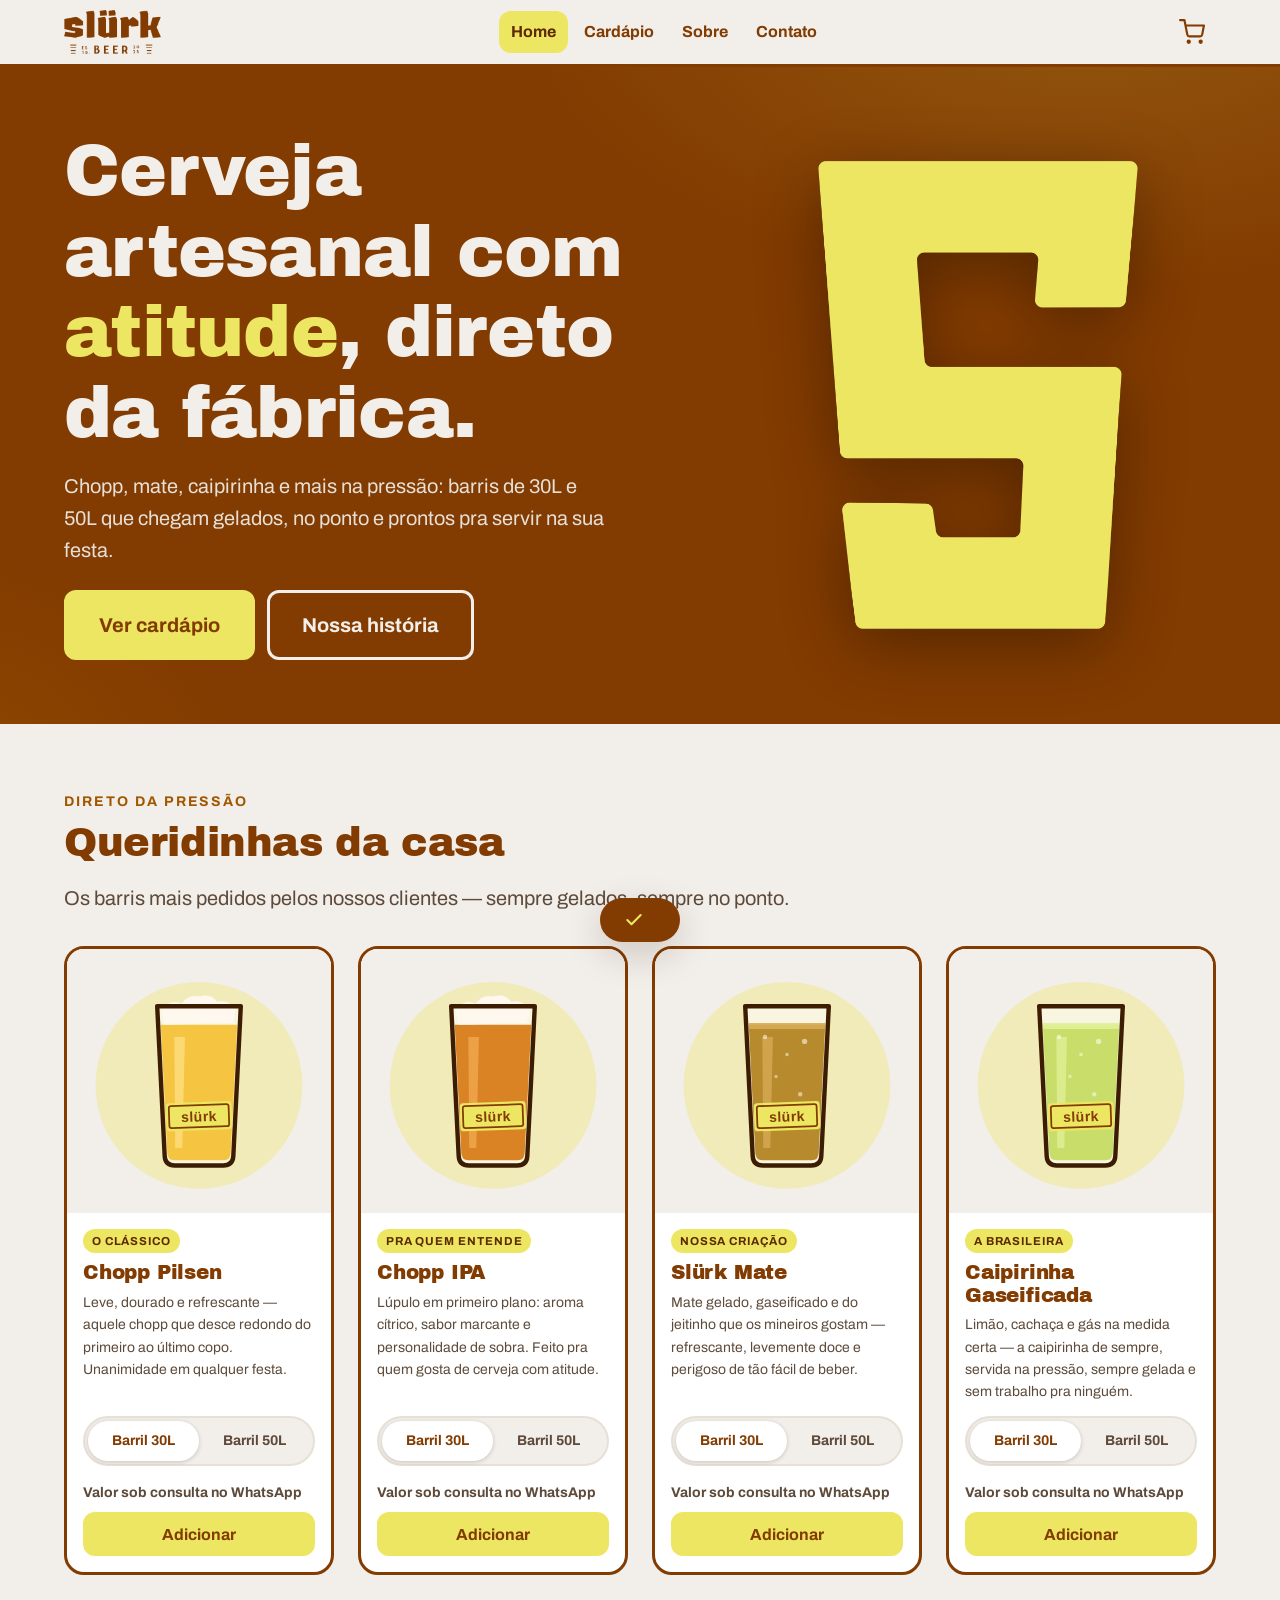
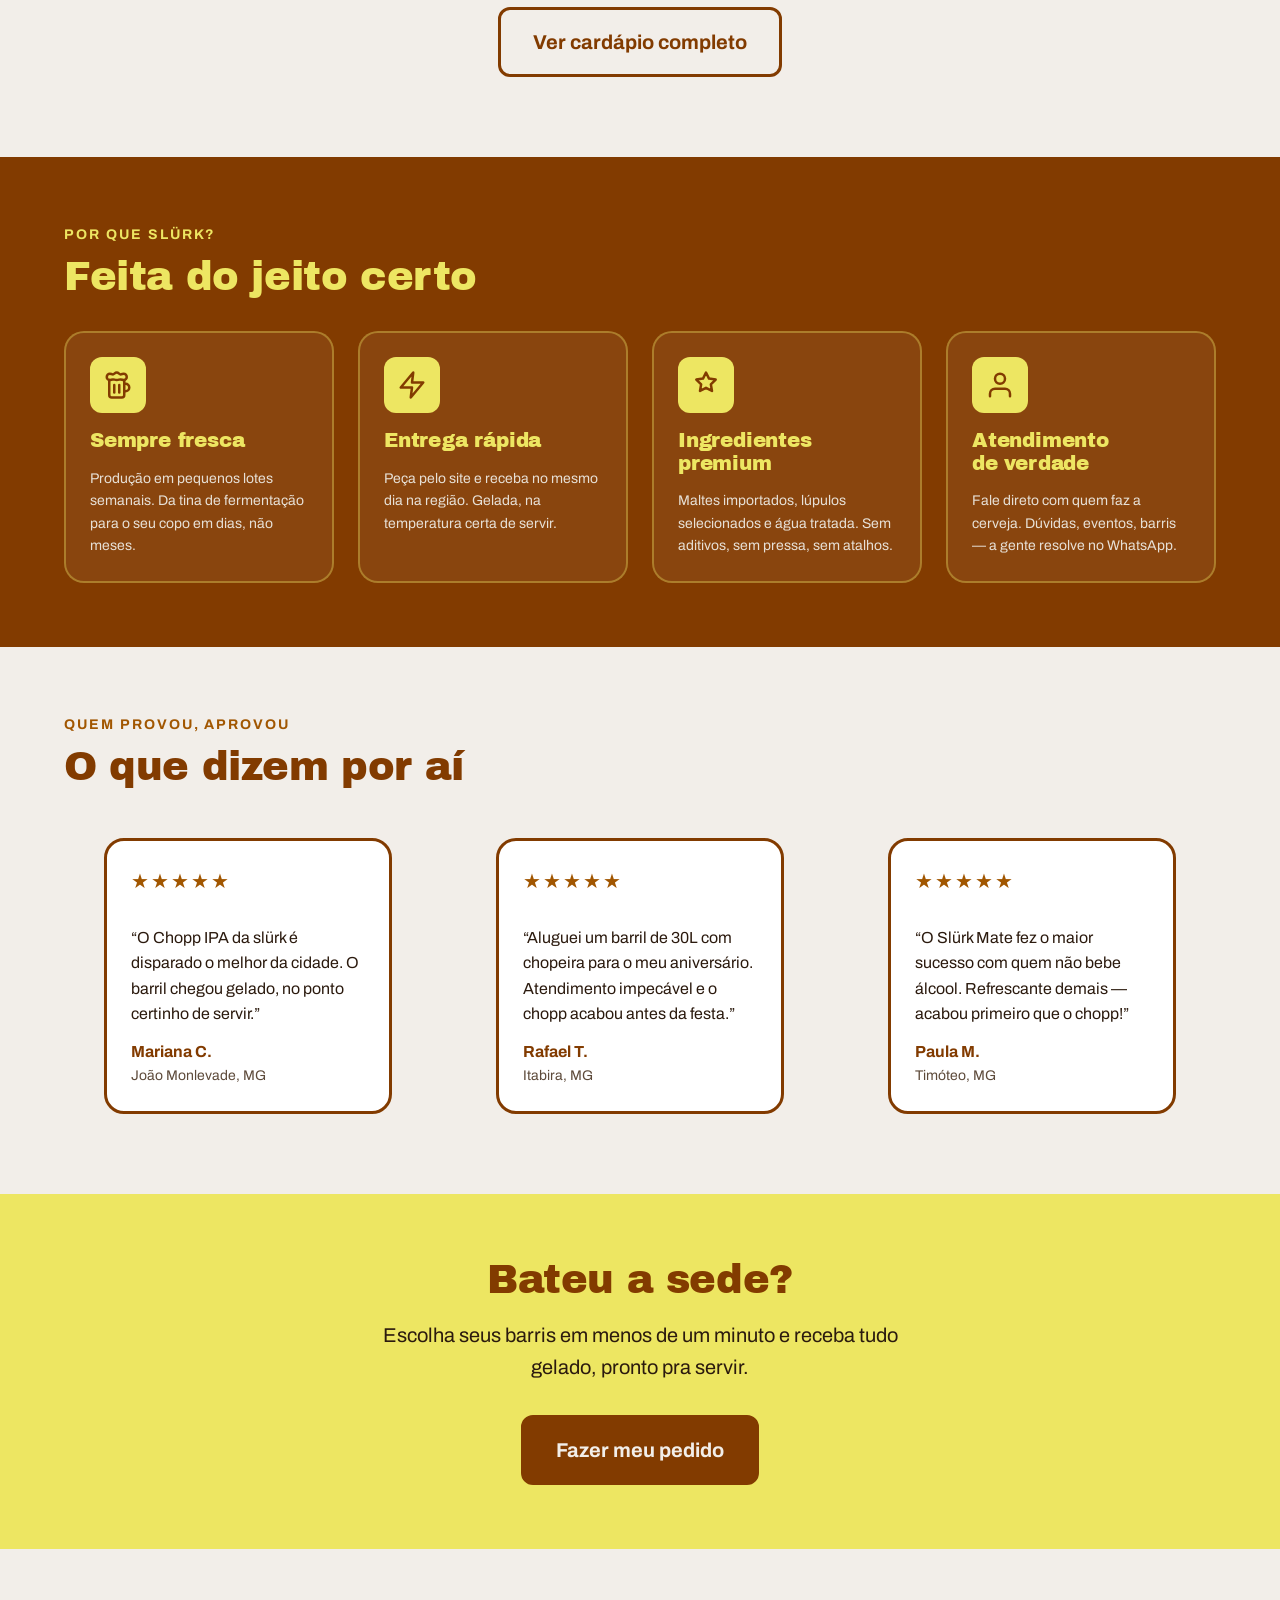
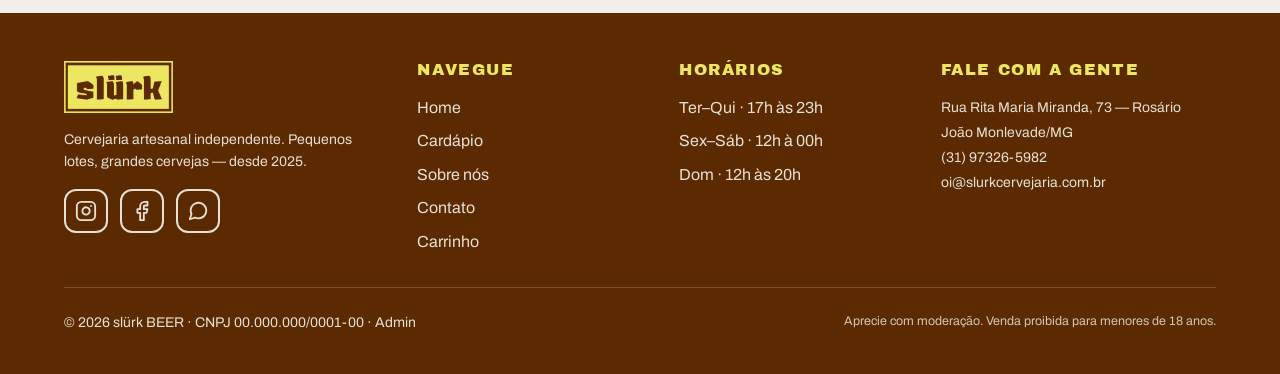
<file: index.html>
<!DOCTYPE html>
<html lang="pt-BR">
<head>
  <meta charset="UTF-8">
  <meta name="viewport" content="width=device-width, initial-scale=1">
  <title>slürk BEER — Cervejaria Artesanal | Chopps e Cervejas Direto da Fábrica</title>
  <meta name="description" content="Chopeira slürk: chopp, mate, caipirinha e outras bebidas na pressão em barris de 30L e 50L. Cada barril sai gelado e pronto pra servir. Monte seu pedido e receba o orçamento no WhatsApp. ESTD 2025.">
  <link rel="canonical" href="https://slurkbeer.com.br/">

  <meta property="og:type" content="website">
  <meta property="og:site_name" content="slürk BEER">
  <meta property="og:title" content="slürk BEER — Cervejaria Artesanal">
  <meta property="og:description" content="Chopp, mate e caipirinha na pressão em barris de 30L e 50L. Cada barril sai gelado e pronto pra servir.">
  <meta property="og:url" content="https://slurkbeer.com.br/">
  <meta property="og:image" content="https://slurkbeer.com.br/assets/img/logo-badge.png">
  <meta property="og:locale" content="pt_BR">
  <meta name="twitter:card" content="summary_large_image">

  <meta name="theme-color" content="#823B00">
  <link rel="icon" href="assets/img/favicon-32.png" type="image/png">
  <link rel="apple-touch-icon" href="assets/img/apple-touch-icon.png">
  <link rel="manifest" href="site.webmanifest">

  <link rel="preload" href="assets/fonts/archivo-black-latin.woff2" as="font" type="font/woff2" crossorigin>
  <link rel="preload" href="assets/fonts/archivo-var-latin.woff2" as="font" type="font/woff2" crossorigin>
  <link rel="stylesheet" href="assets/css/main.css">

  <script type="application/ld+json">
  {
    "@context": "https://schema.org",
    "@type": "Brewery",
    "name": "slürk BEER",
    "description": "Chopeira com chopp, mate, caipirinha e outras bebidas na pressão em barris de 30L e 50L.",
    "url": "https://slurkbeer.com.br/",
    "logo": "https://slurkbeer.com.br/assets/img/logo-full.png",
    "image": "https://slurkbeer.com.br/assets/img/logo-badge.png",
    "foundingDate": "2025",
    "servesCuisine": "Cervejas artesanais",
    "priceRange": "$$",
    "telephone": "+55-31-97326-5982",
    "address": {
      "@type": "PostalAddress",
      "streetAddress": "Rua Rita Maria Miranda, 73 — Rosário",
      "addressLocality": "João Monlevade",
      "addressRegion": "MG",
      "addressCountry": "BR"
    },
    "openingHoursSpecification": [
      { "@type": "OpeningHoursSpecification", "dayOfWeek": ["Tuesday","Wednesday","Thursday"], "opens": "17:00", "closes": "23:00" },
      { "@type": "OpeningHoursSpecification", "dayOfWeek": ["Friday","Saturday"], "opens": "12:00", "closes": "00:00" },
      { "@type": "OpeningHoursSpecification", "dayOfWeek": "Sunday", "opens": "12:00", "closes": "20:00" }
    ],
    "sameAs": [
      "https://instagram.com/slurkcervejaria",
      "https://facebook.com/slurkcervejaria"
    ]
  }
  </script>
</head>
<body>
  <div id="beer-loader" role="status" aria-label="Carregando o site da slürk">
    <div class="bl-logo">
      <div class="bl-ghost"></div>
      <div class="bl-liquid">
        <div class="bl-beer"></div>
        <svg class="bl-wave bl-wave-beer" viewBox="0 0 1200 60" preserveAspectRatio="none" aria-hidden="true"><path d="M0,35 C100,10 200,10 300,35 C400,60 500,60 600,35 C700,10 800,10 900,35 C1000,60 1100,60 1200,35 L1200,60 L0,60 Z" fill="#F7C437"></path></svg>
        <svg class="bl-wave bl-wave-foam" viewBox="0 0 1200 60" preserveAspectRatio="none" aria-hidden="true"><path d="M0,35 C100,12 200,12 300,35 C400,58 500,58 600,35 C700,12 800,12 900,35 C1000,58 1100,58 1200,35 L1200,60 L0,60 Z" fill="#FDF3D3"></path></svg>
        <span class="bl-bubble" style="left:14%; width:9px; height:9px; animation-duration:3.1s;"></span>
        <span class="bl-bubble" style="left:32%; width:6px; height:6px; animation-duration:2.4s; animation-delay:0.6s;"></span>
        <span class="bl-bubble" style="left:48%; width:11px; height:11px; animation-duration:3.6s; animation-delay:1.1s;"></span>
        <span class="bl-bubble" style="left:61%; width:7px; height:7px; animation-duration:2.8s; animation-delay:1.7s;"></span>
        <span class="bl-bubble" style="left:74%; width:10px; height:10px; animation-duration:3.3s; animation-delay:0.3s;"></span>
        <span class="bl-bubble" style="left:86%; width:6px; height:6px; animation-duration:2.2s; animation-delay:1.4s;"></span>
        <span class="bl-bubble" style="left:24%; width:5px; height:5px; animation-duration:2.9s; animation-delay:2.1s;"></span>
        <span class="bl-bubble" style="left:55%; width:5px; height:5px; animation-duration:2.5s; animation-delay:0.9s;"></span>
      </div>
    </div>
    <div class="bl-text">Carregando</div>
  </div>
  <noscript><style>#beer-loader { display: none; }</style></noscript>
  <script>
    // Beer loader: aparece na primeira visita da sessão e some quando a
    // página carrega (mínimo de 1,2s para a animação ser percebida).
    // Para exibir em toda navegação, remova o bloco do sessionStorage.
    // Para esconder manualmente (ex.: fim de um fetch): hideBeerLoader()
    (function () {
      var el = document.getElementById('beer-loader');
      var shownAt = Date.now();
      try {
        if (sessionStorage.getItem('slurk-visited')) { el.remove(); return; }
        sessionStorage.setItem('slurk-visited', '1');
      } catch (e) { /* sem storage: mostra normalmente */ }
      function hide() {
        if (!document.getElementById('beer-loader')) return;
        var wait = Math.max(0, 1200 - (Date.now() - shownAt));
        setTimeout(function () {
          el.classList.add('done');
          setTimeout(function () { el.remove(); }, 500);
        }, wait);
      }
      window.hideBeerLoader = hide;
      window.addEventListener('load', hide);
      setTimeout(hide, 6000); // trava de segurança
    })();
  </script>

  <a class="skip-link" href="#conteudo">Pular para o conteúdo</a>

  <header class="site-header">
    <div class="container site-header__inner">
      <a class="site-header__logo" href="index.html" aria-label="slürk BEER — página inicial">
        <img src="assets/img/logo-full.png" alt="slürk BEER — ESTD 2025" width="1196" height="544" fetchpriority="high">
      </a>
      <nav id="site-nav" class="site-nav" aria-label="Navegação principal">
        <ul>
          <li><a href="index.html" aria-current="page">Home</a></li>
          <li><a href="cardapio.html">Cardápio</a></li>
          <li><a href="sobre.html">Sobre</a></li>
          <li><a href="contato.html">Contato</a></li>
        </ul>
      </nav>
      <div class="header-actions">
        <a class="cart-link" href="carrinho.html" aria-label="Carrinho">
          <svg viewBox="0 0 24 24" fill="none" stroke="currentColor" stroke-width="2" stroke-linecap="round" stroke-linejoin="round" aria-hidden="true"><circle cx="9" cy="21" r="1"/><circle cx="20" cy="21" r="1"/><path d="M1 1h4l2.68 13.39a2 2 0 0 0 2 1.61h9.72a2 2 0 0 0 2-1.61L23 6H6"/></svg>
          <span class="cart-count" hidden>0</span>
        </a>
        <button class="nav-toggle" type="button" aria-expanded="false" aria-controls="site-nav" aria-label="Abrir menu">
          <svg class="icon-menu" viewBox="0 0 24 24" fill="none" stroke="currentColor" stroke-width="2.5" stroke-linecap="round" aria-hidden="true"><line x1="3" y1="6" x2="21" y2="6"/><line x1="3" y1="12" x2="21" y2="12"/><line x1="3" y1="18" x2="21" y2="18"/></svg>
          <svg class="icon-close" viewBox="0 0 24 24" fill="none" stroke="currentColor" stroke-width="2.5" stroke-linecap="round" aria-hidden="true"><line x1="5" y1="5" x2="19" y2="19"/><line x1="19" y1="5" x2="5" y2="19"/></svg>
        </button>
      </div>
    </div>
  </header>

  <main id="conteudo">
    <!-- Hero -->
    <section class="hero" aria-labelledby="hero-title">
      <div class="container hero__inner">
        <div>
          <h1 id="hero-title">Cerveja artesanal com <span class="highlight">atitude</span>, direto da fábrica.</h1>
          <p>Chopp, mate, caipirinha e mais na pressão: barris de 30L e 50L que chegam gelados, no ponto e prontos pra servir na sua festa.</p>
          <div class="hero__cta">
            <a class="btn btn--yellow btn--lg" href="cardapio.html">Ver cardápio</a>
            <a class="btn btn--outline-light btn--lg" href="sobre.html">Nossa história</a>
          </div>
        </div>
        <div class="hero__art">
          <img src="assets/img/symbol-yellow.png" alt="" width="618" height="904" fetchpriority="high">
        </div>
      </div>
    </section>

    <!-- Destaques -->
    <section class="section" aria-labelledby="featured-title">
      <div class="container">
        <div class="section-head reveal">
          <span class="eyebrow">Direto da pressão</span>
          <h2 id="featured-title">Queridinhas da casa</h2>
          <p>Os barris mais pedidos pelos nossos clientes — sempre gelados, sempre no ponto.</p>
        </div>
        <div id="featured-grid" class="product-grid">
          <noscript><p>Ative o JavaScript para ver os produtos em destaque ou acesse o <a href="cardapio.html">cardápio completo</a>.</p></noscript>
        </div>
        <p style="text-align:center; margin-top: var(--space-8);">
          <a class="btn btn--outline btn--lg" href="cardapio.html">Ver cardápio completo</a>
        </p>
      </div>
    </section>

    <!-- Diferenciais -->
    <section class="section section--brown" aria-labelledby="features-title">
      <div class="container">
        <div class="section-head reveal">
          <span class="eyebrow">Por que slürk?</span>
          <h2 id="features-title">Feita do jeito certo</h2>
        </div>
        <div class="feature-grid">
          <article class="feature reveal">
            <span class="feature__icon" aria-hidden="true"><svg viewBox="0 0 24 24" fill="none" stroke="currentColor" stroke-width="2" stroke-linecap="round" stroke-linejoin="round"><path d="M17 11h1a3 3 0 0 1 0 6h-1"/><path d="M9 12v6"/><path d="M13 12v6"/><path d="M14 7.5c-1 0-1.44.5-3 .5s-2-.5-3-.5-1.72.5-2.5.5a2.5 2.5 0 0 1 0-5c.78 0 1.57.5 2.5.5S9.44 2 11 2s2 1.5 3 1.5 1.72-.5 2.5-.5a2.5 2.5 0 0 1 0 5c-.78 0-1.5-.5-2.5-.5Z"/><path d="M5 8v12a2 2 0 0 0 2 2h8a2 2 0 0 0 2-2V8"/></svg></span>
            <h3>Sempre fresca</h3>
            <p>Produção em pequenos lotes semanais. Da tina de fermentação para o seu copo em dias, não meses.</p>
          </article>
          <article class="feature reveal">
            <span class="feature__icon" aria-hidden="true"><svg viewBox="0 0 24 24" fill="none" stroke="currentColor" stroke-width="2" stroke-linecap="round" stroke-linejoin="round"><path d="M13 2 3 14h9l-1 8 10-12h-9l1-8z"/></svg></span>
            <h3>Entrega rápida</h3>
            <p>Peça pelo site e receba no mesmo dia na região. Gelada, na temperatura certa de servir.</p>
          </article>
          <article class="feature reveal">
            <span class="feature__icon" aria-hidden="true"><svg viewBox="0 0 24 24" fill="none" stroke="currentColor" stroke-width="2" stroke-linecap="round" stroke-linejoin="round"><path d="M12 2l2.4 4.86 5.36.78-3.88 3.78.92 5.34L12 14.24l-4.8 2.52.92-5.34L4.24 7.64l5.36-.78L12 2z"/></svg></span>
            <h3>Ingredientes premium</h3>
            <p>Maltes importados, lúpulos selecionados e água tratada. Sem aditivos, sem pressa, sem atalhos.</p>
          </article>
          <article class="feature reveal">
            <span class="feature__icon" aria-hidden="true"><svg viewBox="0 0 24 24" fill="none" stroke="currentColor" stroke-width="2" stroke-linecap="round" stroke-linejoin="round"><path d="M20 21v-2a4 4 0 0 0-4-4H8a4 4 0 0 0-4 4v2"/><circle cx="12" cy="7" r="4"/></svg></span>
            <h3>Atendimento de verdade</h3>
            <p>Fale direto com quem faz a cerveja. Dúvidas, eventos, barris — a gente resolve no WhatsApp.</p>
          </article>
        </div>
      </div>
    </section>

    <!-- Depoimentos -->
    <section class="section" aria-labelledby="reviews-title">
      <div class="container">
        <div class="section-head reveal">
          <span class="eyebrow">Quem provou, aprovou</span>
          <h2 id="reviews-title">O que dizem por aí</h2>
        </div>
        <div class="testimonial-grid">
          <figure class="testimonial reveal">
            <p class="testimonial__stars" aria-label="5 de 5 estrelas">★★★★★</p>
            <blockquote>“O Chopp IPA da slürk é disparado o melhor da cidade. O barril chegou gelado, no ponto certinho de servir.”</blockquote>
            <figcaption>Mariana C. <span>João Monlevade, MG</span></figcaption>
          </figure>
          <figure class="testimonial reveal">
            <p class="testimonial__stars" aria-label="5 de 5 estrelas">★★★★★</p>
            <blockquote>“Aluguei um barril de 30L com chopeira para o meu aniversário. Atendimento impecável e o chopp acabou antes da festa.”</blockquote>
            <figcaption>Rafael T. <span>Itabira, MG</span></figcaption>
          </figure>
          <figure class="testimonial reveal">
            <p class="testimonial__stars" aria-label="5 de 5 estrelas">★★★★★</p>
            <blockquote>“O Slürk Mate fez o maior sucesso com quem não bebe álcool. Refrescante demais — acabou primeiro que o chopp!”</blockquote>
            <figcaption>Paula M. <span>Timóteo, MG</span></figcaption>
          </figure>
        </div>
      </div>
    </section>

    <!-- CTA final -->
    <section class="section section--yellow" aria-labelledby="cta-title">
      <div class="container cta-banner reveal">
        <h2 id="cta-title">Bateu a sede?</h2>
        <p>Escolha seus barris em menos de um minuto e receba tudo gelado, pronto pra servir.</p>
        <a class="btn btn--lg" href="cardapio.html">Fazer meu pedido</a>
      </div>
    </section>
  </main>

  <footer class="site-footer">
    <div class="container">
      <div class="site-footer__grid">
        <div class="site-footer__brand">
          <img src="assets/img/logo-badge.png" alt="slürk" width="1380" height="656" loading="lazy">
          <p>Cervejaria artesanal independente. Pequenos lotes, grandes cervejas — desde 2025.</p>
          <div class="site-footer__social">
            <a href="https://instagram.com/slurkcervejaria" aria-label="Instagram da slürk" rel="noopener" target="_blank"><svg viewBox="0 0 24 24" fill="none" stroke="currentColor" stroke-width="2" stroke-linecap="round" stroke-linejoin="round" aria-hidden="true"><rect x="2" y="2" width="20" height="20" rx="5"/><path d="M16 11.37A4 4 0 1 1 12.63 8 4 4 0 0 1 16 11.37z"/><line x1="17.5" y1="6.5" x2="17.51" y2="6.5"/></svg></a>
            <a href="https://facebook.com/slurkcervejaria" aria-label="Facebook da slürk" rel="noopener" target="_blank"><svg viewBox="0 0 24 24" fill="none" stroke="currentColor" stroke-width="2" stroke-linecap="round" stroke-linejoin="round" aria-hidden="true"><path d="M18 2h-3a5 5 0 0 0-5 5v3H7v4h3v8h4v-8h3l1-4h-4V7a1 1 0 0 1 1-1h3z"/></svg></a>
            <a href="https://wa.me/5531973265982" aria-label="WhatsApp da slürk" rel="noopener" target="_blank"><svg viewBox="0 0 24 24" fill="none" stroke="currentColor" stroke-width="2" stroke-linecap="round" stroke-linejoin="round" aria-hidden="true"><path d="M21 11.5a8.38 8.38 0 0 1-.9 3.8 8.5 8.5 0 0 1-7.6 4.7 8.38 8.38 0 0 1-3.8-.9L3 21l1.9-5.7a8.38 8.38 0 0 1-.9-3.8 8.5 8.5 0 0 1 4.7-7.6 8.38 8.38 0 0 1 3.8-.9h.5a8.48 8.48 0 0 1 8 8v.5z"/></svg></a>
          </div>
        </div>
        <nav aria-label="Links do rodapé">
          <h2>Navegue</h2>
          <ul>
            <li><a href="index.html">Home</a></li>
            <li><a href="cardapio.html">Cardápio</a></li>
            <li><a href="sobre.html">Sobre nós</a></li>
            <li><a href="contato.html">Contato</a></li>
            <li><a href="carrinho.html">Carrinho</a></li>
          </ul>
        </nav>
        <div>
          <h2>Horários</h2>
          <ul>
            <li>Ter–Qui · 17h às 23h</li>
            <li>Sex–Sáb · 12h à 00h</li>
            <li>Dom · 12h às 20h</li>
          </ul>
        </div>
        <div>
          <h2>Fale com a gente</h2>
          <address>
            Rua Rita Maria Miranda, 73 — Rosário<br>
            João Monlevade/MG<br>
            <a href="tel:+5531973265982">(31) 97326-5982</a><br>
            <a href="mailto:oi@slurkcervejaria.com.br">oi@slurkcervejaria.com.br</a>
          </address>
        </div>
      </div>
      <div class="site-footer__bottom">
        <p>© 2026 slürk BEER · CNPJ 00.000.000/0001-00 · <a href="admin/">Admin</a></p>
        <p class="age-note">Aprecie com moderação. Venda proibida para menores de 18 anos.</p>
      </div>
    </div>
  </footer>

  <div id="toast" class="toast" role="status" aria-live="polite">
    <svg viewBox="0 0 24 24" fill="none" stroke="currentColor" stroke-width="2.5" stroke-linecap="round" stroke-linejoin="round" aria-hidden="true"><polyline points="20 6 9 17 4 12"/></svg>
    <span class="toast__msg"></span>
  </div>

  <script type="module" src="assets/js/main.js"></script>
  <script type="module" src="assets/js/pages/home.js"></script>
</body>
</html>
</file>
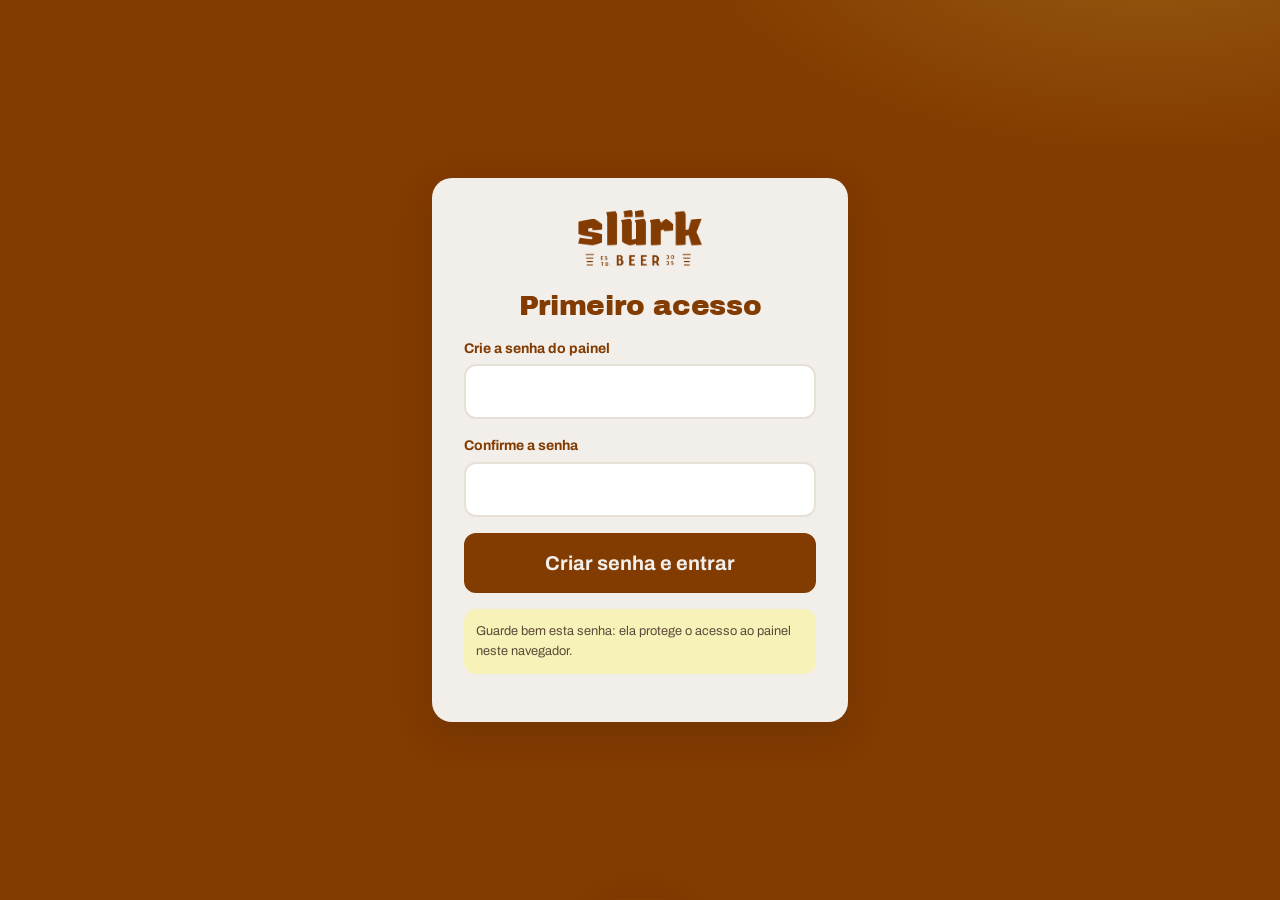
<file: admin/index.html>
<!DOCTYPE html>
<html lang="pt-BR">
<head>
  <meta charset="UTF-8">
  <meta name="viewport" content="width=device-width, initial-scale=1">
  <title>Admin — slürk BEER</title>
  <meta name="description" content="Painel administrativo da slürk BEER.">
  <meta name="robots" content="noindex, nofollow">
  <meta name="theme-color" content="#823B00">
  <link rel="icon" href="../assets/img/favicon-32.png" type="image/png">
  <link rel="preload" href="../assets/fonts/archivo-black-latin.woff2" as="font" type="font/woff2" crossorigin>
  <link rel="preload" href="../assets/fonts/archivo-var-latin.woff2" as="font" type="font/woff2" crossorigin>
  <link rel="stylesheet" href="../assets/css/main.css">
  <link rel="stylesheet" href="../assets/css/admin.css">
</head>
<body>
  <!-- Login / primeiro acesso -->
  <div id="login-screen" class="login-screen" hidden>
    <form id="login-form" class="login-card" novalidate>
      <img src="../assets/img/logo-full.png" alt="slürk BEER" width="1196" height="544">
      <h1 id="login-title">Acesso restrito</h1>
      <div class="form-grid admin-form">
        <div class="form-field">
          <label for="login-password" id="login-password-label">Senha</label>
          <input type="password" id="login-password" autocomplete="current-password" required>
          <span class="error-msg" role="alert"></span>
        </div>
        <div class="form-field" id="login-confirm-field" hidden>
          <label for="login-confirm">Confirme a senha</label>
          <input type="password" id="login-confirm" autocomplete="new-password">
          <span class="error-msg" role="alert"></span>
        </div>
      </div>
      <button type="submit" class="btn btn--block btn--lg" style="margin-top: var(--space-4);" id="login-submit">Entrar</button>
      <p class="hint-box" id="login-hint">Painel de uso interno. Os dados ficam armazenados neste navegador; faça backups em Configurações.</p>
    </form>
  </div>

  <!-- Aplicação -->
  <div id="admin-app" class="admin-app">
    <header class="admin-topbar">
      <a href="../index.html" aria-label="Ver site">
        <img src="../assets/img/logo-badge.png" alt="slürk" width="1380" height="656">
      </a>
      <strong style="font-family: var(--font-display); letter-spacing: 0.04em;">PAINEL ADMIN</strong>
      <button type="button" class="btn btn--outline-light" id="logout-btn">Sair</button>
    </header>

    <nav class="admin-nav" aria-label="Seções do painel">
      <a href="#pedidos">Pedidos</a>
      <a href="#contratos">Contratos</a>
      <a href="#clientes">Clientes</a>
      <a href="#fornecedores">Fornecedores</a>
      <a href="#financeiro">Financeiro</a>
      <a href="#config">Configurações</a>
    </nav>

    <main class="admin-main" id="view" aria-live="polite"></main>
  </div>

  <!-- Modal genérico -->
  <div id="admin-modal" class="admin-modal" role="dialog" aria-modal="true" aria-labelledby="modal-title">
    <div class="admin-modal__box">
      <div class="admin-modal__head">
        <h2 id="modal-title"></h2>
        <button type="button" class="admin-modal__close" aria-label="Fechar">×</button>
      </div>
      <div id="modal-body"></div>
    </div>
  </div>

  <!-- Área de impressão (notas, contratos, checklists) -->
  <div id="print-root" aria-hidden="true"></div>

  <div id="toast" class="toast" role="status" aria-live="polite">
    <svg viewBox="0 0 24 24" fill="none" stroke="currentColor" stroke-width="2.5" stroke-linecap="round" stroke-linejoin="round" aria-hidden="true"><polyline points="20 6 9 17 4 12"/></svg>
    <span class="toast__msg"></span>
  </div>

  <script type="module" src="../assets/js/admin/app.js"></script>
</body>
</html>
</file>
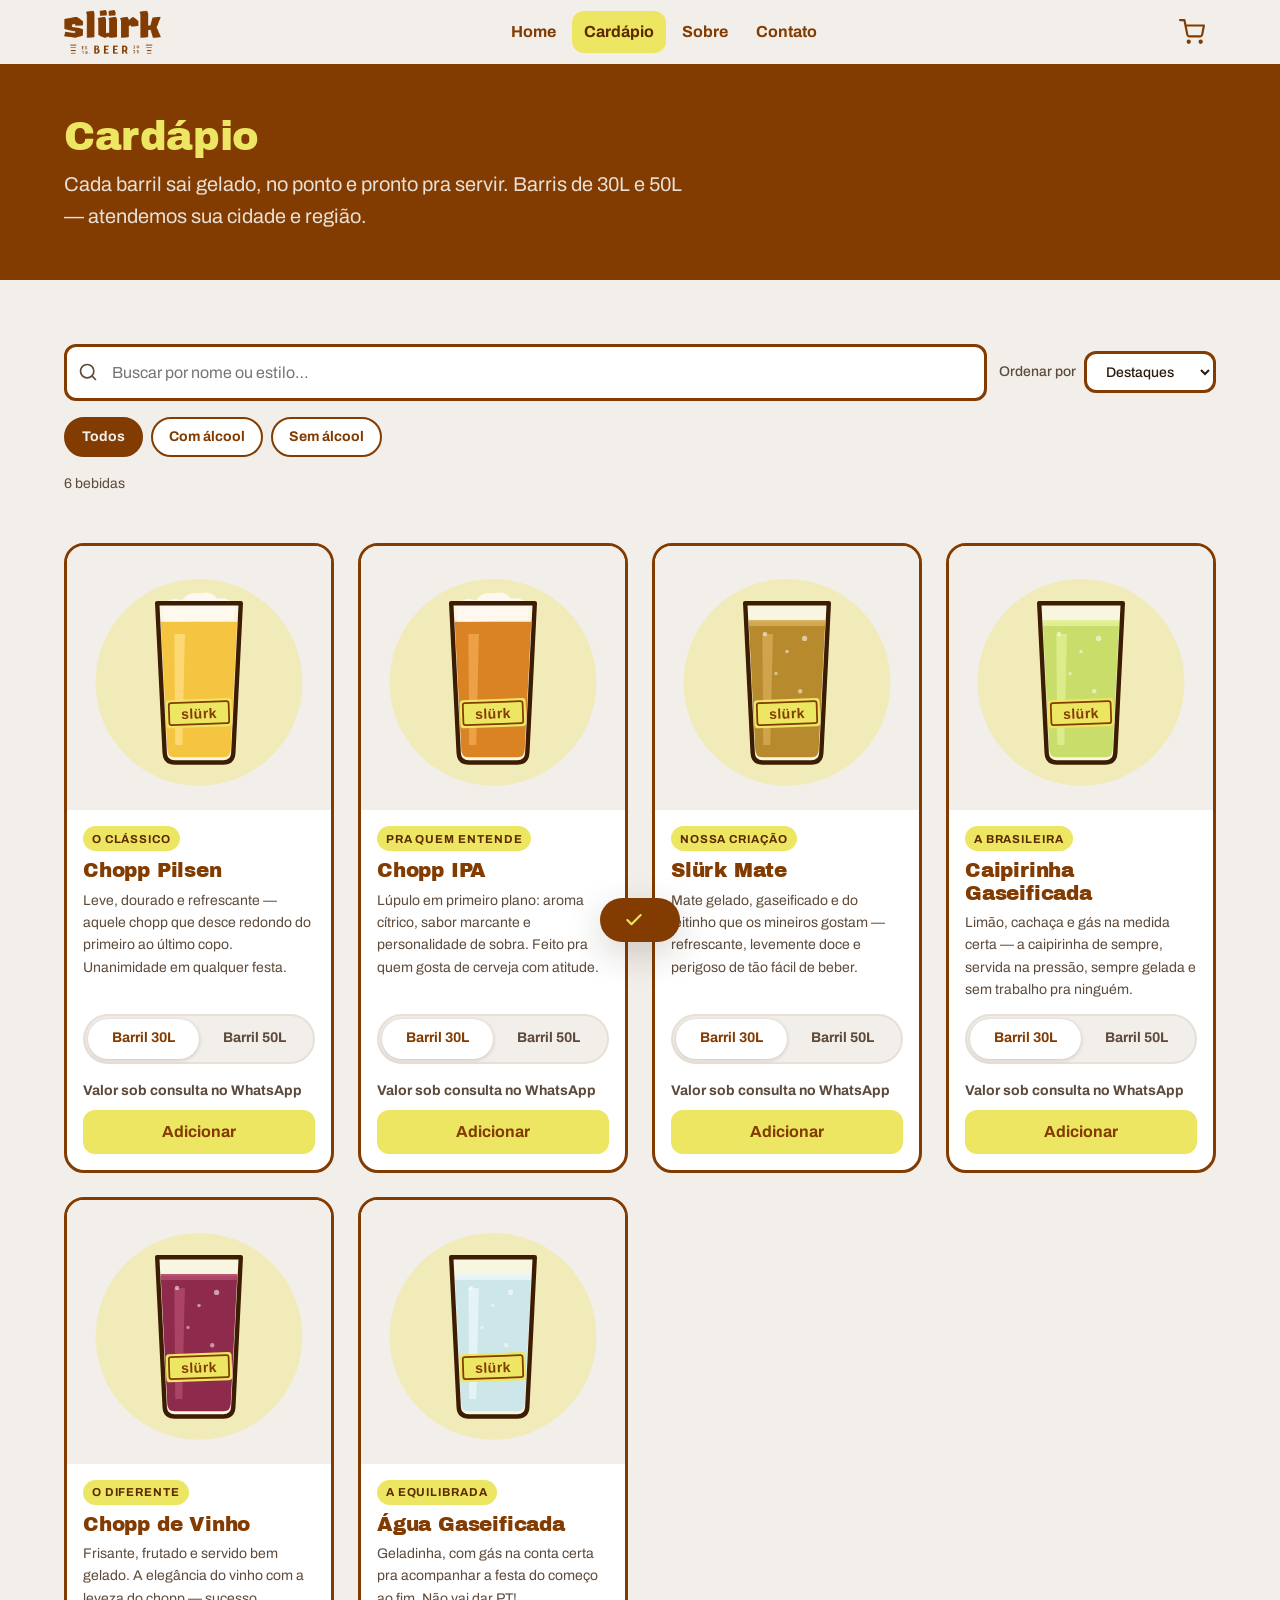
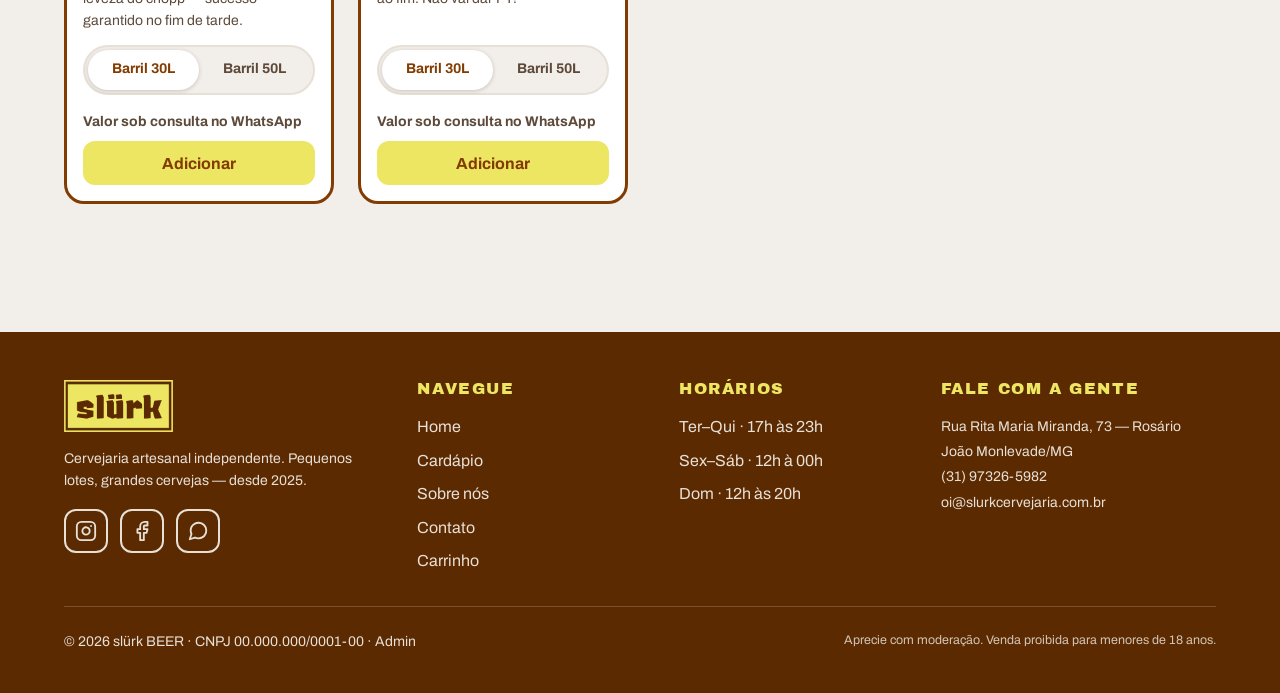
<file: cardapio.html>
<!DOCTYPE html>
<html lang="pt-BR">
<head>
  <meta charset="UTF-8">
  <meta name="viewport" content="width=device-width, initial-scale=1">
  <title>Cardápio — Chopps e Bebidas na Pressão em Barril | slürk BEER</title>
  <meta name="description" content="Cardápio da chopeira slürk: Chopp Pilsen, Chopp IPA, Slürk Mate, Caipirinha Gaseificada, Chopp de Vinho e Água Gaseificada em barris de 30L e 50L. Monte seu pedido e receba o orçamento no WhatsApp.">
  <link rel="canonical" href="https://slurkbeer.com.br/cardapio.html">

  <meta property="og:type" content="website">
  <meta property="og:site_name" content="slürk BEER">
  <meta property="og:title" content="Cardápio — Chopps e Bebidas na Pressão em Barril | slürk BEER">
  <meta property="og:description" content="Cardápio da chopeira slürk: Chopp Pilsen, Chopp IPA, Slürk Mate, Caipirinha Gaseificada, Chopp de Vinho e Água Gaseificada em barris de 30L e 50L. Monte seu pedido e receba o orçamento no WhatsApp.">
  <meta property="og:url" content="https://slurkbeer.com.br/cardapio.html">
  <meta property="og:image" content="https://slurkbeer.com.br/assets/img/logo-badge.png">
  <meta property="og:locale" content="pt_BR">
  <meta name="twitter:card" content="summary_large_image">

  <meta name="theme-color" content="#823B00">
  <link rel="icon" href="assets/img/favicon-32.png" type="image/png">
  <link rel="apple-touch-icon" href="assets/img/apple-touch-icon.png">
  <link rel="manifest" href="site.webmanifest">

  <link rel="preload" href="assets/fonts/archivo-black-latin.woff2" as="font" type="font/woff2" crossorigin>
  <link rel="preload" href="assets/fonts/archivo-var-latin.woff2" as="font" type="font/woff2" crossorigin>
  <link rel="stylesheet" href="assets/css/main.css">
  <script type="application/ld+json">
  {
    "@context": "https://schema.org",
    "@type": "BreadcrumbList",
    "itemListElement": [
      { "@type": "ListItem", "position": 1, "name": "Home", "item": "https://slurkbeer.com.br/" },
      { "@type": "ListItem", "position": 2, "name": "Cardápio", "item": "https://slurkbeer.com.br/cardapio.html" }
    ]
  }
  </script>
</head>
<body>
  <div id="beer-loader" role="status" aria-label="Carregando o site da slürk">
    <div class="bl-logo">
      <div class="bl-ghost"></div>
      <div class="bl-liquid">
        <div class="bl-beer"></div>
        <svg class="bl-wave bl-wave-beer" viewBox="0 0 1200 60" preserveAspectRatio="none" aria-hidden="true"><path d="M0,35 C100,10 200,10 300,35 C400,60 500,60 600,35 C700,10 800,10 900,35 C1000,60 1100,60 1200,35 L1200,60 L0,60 Z" fill="#F7C437"></path></svg>
        <svg class="bl-wave bl-wave-foam" viewBox="0 0 1200 60" preserveAspectRatio="none" aria-hidden="true"><path d="M0,35 C100,12 200,12 300,35 C400,58 500,58 600,35 C700,12 800,12 900,35 C1000,58 1100,58 1200,35 L1200,60 L0,60 Z" fill="#FDF3D3"></path></svg>
        <span class="bl-bubble" style="left:14%; width:9px; height:9px; animation-duration:3.1s;"></span>
        <span class="bl-bubble" style="left:32%; width:6px; height:6px; animation-duration:2.4s; animation-delay:0.6s;"></span>
        <span class="bl-bubble" style="left:48%; width:11px; height:11px; animation-duration:3.6s; animation-delay:1.1s;"></span>
        <span class="bl-bubble" style="left:61%; width:7px; height:7px; animation-duration:2.8s; animation-delay:1.7s;"></span>
        <span class="bl-bubble" style="left:74%; width:10px; height:10px; animation-duration:3.3s; animation-delay:0.3s;"></span>
        <span class="bl-bubble" style="left:86%; width:6px; height:6px; animation-duration:2.2s; animation-delay:1.4s;"></span>
        <span class="bl-bubble" style="left:24%; width:5px; height:5px; animation-duration:2.9s; animation-delay:2.1s;"></span>
        <span class="bl-bubble" style="left:55%; width:5px; height:5px; animation-duration:2.5s; animation-delay:0.9s;"></span>
      </div>
    </div>
    <div class="bl-text">Carregando</div>
  </div>
  <noscript><style>#beer-loader { display: none; }</style></noscript>
  <script>
    // Beer loader: aparece na primeira visita da sessão e some quando a
    // página carrega (mínimo de 1,2s para a animação ser percebida).
    // Para exibir em toda navegação, remova o bloco do sessionStorage.
    // Para esconder manualmente (ex.: fim de um fetch): hideBeerLoader()
    (function () {
      var el = document.getElementById('beer-loader');
      var shownAt = Date.now();
      try {
        if (sessionStorage.getItem('slurk-visited')) { el.remove(); return; }
        sessionStorage.setItem('slurk-visited', '1');
      } catch (e) { /* sem storage: mostra normalmente */ }
      function hide() {
        if (!document.getElementById('beer-loader')) return;
        var wait = Math.max(0, 1200 - (Date.now() - shownAt));
        setTimeout(function () {
          el.classList.add('done');
          setTimeout(function () { el.remove(); }, 500);
        }, wait);
      }
      window.hideBeerLoader = hide;
      window.addEventListener('load', hide);
      setTimeout(hide, 6000); // trava de segurança
    })();
  </script>

  <a class="skip-link" href="#conteudo">Pular para o conteúdo</a>

  <header class="site-header">
    <div class="container site-header__inner">
      <a class="site-header__logo" href="index.html" aria-label="slürk BEER — página inicial">
        <img src="assets/img/logo-full.png" alt="slürk BEER — ESTD 2025" width="1196" height="544" fetchpriority="high">
      </a>
      <nav id="site-nav" class="site-nav" aria-label="Navegação principal">
        <ul>
          <li><a href="index.html">Home</a></li>
          <li><a href="cardapio.html" aria-current="page">Cardápio</a></li>
          <li><a href="sobre.html">Sobre</a></li>
          <li><a href="contato.html">Contato</a></li>
        </ul>
      </nav>
      <div class="header-actions">
        <a class="cart-link" href="carrinho.html" aria-label="Carrinho">
          <svg viewBox="0 0 24 24" fill="none" stroke="currentColor" stroke-width="2" stroke-linecap="round" stroke-linejoin="round" aria-hidden="true"><circle cx="9" cy="21" r="1"/><circle cx="20" cy="21" r="1"/><path d="M1 1h4l2.68 13.39a2 2 0 0 0 2 1.61h9.72a2 2 0 0 0 2-1.61L23 6H6"/></svg>
          <span class="cart-count" hidden>0</span>
        </a>
        <button class="nav-toggle" type="button" aria-expanded="false" aria-controls="site-nav" aria-label="Abrir menu">
          <svg class="icon-menu" viewBox="0 0 24 24" fill="none" stroke="currentColor" stroke-width="2.5" stroke-linecap="round" aria-hidden="true"><line x1="3" y1="6" x2="21" y2="6"/><line x1="3" y1="12" x2="21" y2="12"/><line x1="3" y1="18" x2="21" y2="18"/></svg>
          <svg class="icon-close" viewBox="0 0 24 24" fill="none" stroke="currentColor" stroke-width="2.5" stroke-linecap="round" aria-hidden="true"><line x1="5" y1="5" x2="19" y2="19"/><line x1="19" y1="5" x2="5" y2="19"/></svg>
        </button>
      </div>
    </div>
  </header>

  <main id="conteudo">
    <section class="page-hero" aria-labelledby="page-title">
      <div class="container">
        <h1 id="page-title">Cardápio</h1>
        <p>Cada barril sai gelado, no ponto e pronto pra servir. Barris de 30L e 50L — atendemos sua cidade e região.</p>
      </div>
    </section>

    <section class="section" aria-label="Lista de produtos">
      <div class="container">
        <div class="menu-toolbar">
          <div class="menu-toolbar__row">
            <div class="search-field">
              <svg viewBox="0 0 24 24" fill="none" stroke="currentColor" stroke-width="2" stroke-linecap="round" stroke-linejoin="round" aria-hidden="true"><circle cx="11" cy="11" r="8"/><line x1="21" y1="21" x2="16.65" y2="16.65"/></svg>
              <label class="visually-hidden" for="menu-search">Buscar produto</label>
              <input type="search" id="menu-search" placeholder="Buscar por nome ou estilo…" autocomplete="off">
            </div>
            <label class="select-field">
              <span>Ordenar por</span>
              <select id="menu-sort">
                <option value="featured">Destaques</option>
                <option value="name">Nome (A–Z)</option>
              </select>
            </label>
          </div>
          <div class="menu-toolbar__row">
            <div id="menu-categories" class="chip-group" role="group" aria-label="Filtrar por categoria"></div>
          </div>
          <p id="results-count" class="results-count" aria-live="polite"></p>
        </div>

        <div id="menu-grid" class="product-grid"></div>

        <div id="menu-empty" class="menu-empty" hidden>
          <p><strong>Nenhum produto encontrado.</strong><br>Tente outra busca ou limpe os filtros.</p>
        </div>

        <noscript><p>O cardápio interativo precisa de JavaScript. Fale com a gente pelo WhatsApp <a href="https://wa.me/5531973265982">(31) 97326-5982</a> para pedir.</p></noscript>
      </div>
    </section>
  </main>

  <footer class="site-footer">
    <div class="container">
      <div class="site-footer__grid">
        <div class="site-footer__brand">
          <img src="assets/img/logo-badge.png" alt="slürk" width="1380" height="656" loading="lazy">
          <p>Cervejaria artesanal independente. Pequenos lotes, grandes cervejas — desde 2025.</p>
          <div class="site-footer__social">
            <a href="https://instagram.com/slurkcervejaria" aria-label="Instagram da slürk" rel="noopener" target="_blank"><svg viewBox="0 0 24 24" fill="none" stroke="currentColor" stroke-width="2" stroke-linecap="round" stroke-linejoin="round" aria-hidden="true"><rect x="2" y="2" width="20" height="20" rx="5"/><path d="M16 11.37A4 4 0 1 1 12.63 8 4 4 0 0 1 16 11.37z"/><line x1="17.5" y1="6.5" x2="17.51" y2="6.5"/></svg></a>
            <a href="https://facebook.com/slurkcervejaria" aria-label="Facebook da slürk" rel="noopener" target="_blank"><svg viewBox="0 0 24 24" fill="none" stroke="currentColor" stroke-width="2" stroke-linecap="round" stroke-linejoin="round" aria-hidden="true"><path d="M18 2h-3a5 5 0 0 0-5 5v3H7v4h3v8h4v-8h3l1-4h-4V7a1 1 0 0 1 1-1h3z"/></svg></a>
            <a href="https://wa.me/5531973265982" aria-label="WhatsApp da slürk" rel="noopener" target="_blank"><svg viewBox="0 0 24 24" fill="none" stroke="currentColor" stroke-width="2" stroke-linecap="round" stroke-linejoin="round" aria-hidden="true"><path d="M21 11.5a8.38 8.38 0 0 1-.9 3.8 8.5 8.5 0 0 1-7.6 4.7 8.38 8.38 0 0 1-3.8-.9L3 21l1.9-5.7a8.38 8.38 0 0 1-.9-3.8 8.5 8.5 0 0 1 4.7-7.6 8.38 8.38 0 0 1 3.8-.9h.5a8.48 8.48 0 0 1 8 8v.5z"/></svg></a>
          </div>
        </div>
        <nav aria-label="Links do rodapé">
          <h2>Navegue</h2>
          <ul>
            <li><a href="index.html">Home</a></li>
            <li><a href="cardapio.html">Cardápio</a></li>
            <li><a href="sobre.html">Sobre nós</a></li>
            <li><a href="contato.html">Contato</a></li>
            <li><a href="carrinho.html">Carrinho</a></li>
          </ul>
        </nav>
        <div>
          <h2>Horários</h2>
          <ul>
            <li>Ter–Qui · 17h às 23h</li>
            <li>Sex–Sáb · 12h à 00h</li>
            <li>Dom · 12h às 20h</li>
          </ul>
        </div>
        <div>
          <h2>Fale com a gente</h2>
          <address>
            Rua Rita Maria Miranda, 73 — Rosário<br>
            João Monlevade/MG<br>
            <a href="tel:+5531973265982">(31) 97326-5982</a><br>
            <a href="mailto:oi@slurkcervejaria.com.br">oi@slurkcervejaria.com.br</a>
          </address>
        </div>
      </div>
      <div class="site-footer__bottom">
        <p>© 2026 slürk BEER · CNPJ 00.000.000/0001-00 · <a href="admin/">Admin</a></p>
        <p class="age-note">Aprecie com moderação. Venda proibida para menores de 18 anos.</p>
      </div>
    </div>
  </footer>

  <div id="toast" class="toast" role="status" aria-live="polite">
    <svg viewBox="0 0 24 24" fill="none" stroke="currentColor" stroke-width="2.5" stroke-linecap="round" stroke-linejoin="round" aria-hidden="true"><polyline points="20 6 9 17 4 12"/></svg>
    <span class="toast__msg"></span>
  </div>

  <script type="module" src="assets/js/main.js"></script>
  <script type="module" src="assets/js/pages/menu.js"></script>
</body>
</html>
</file>
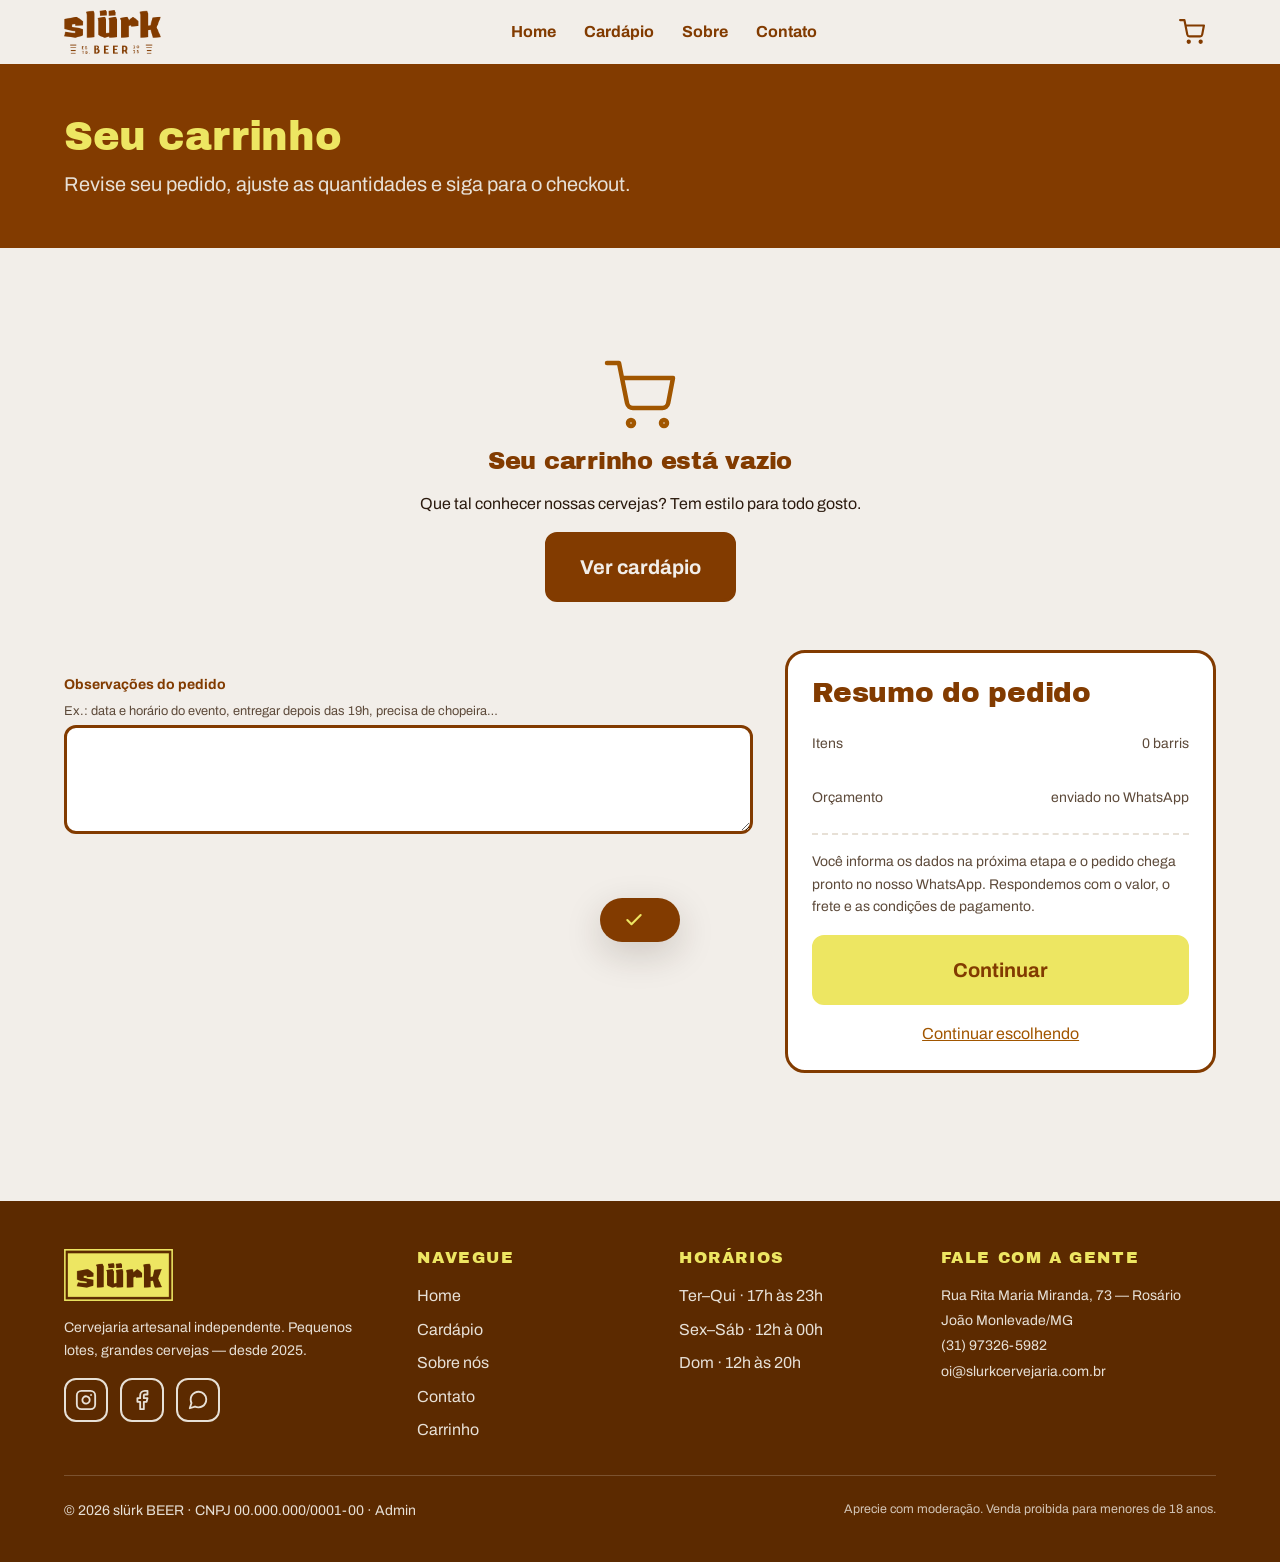
<file: carrinho.html>
<!DOCTYPE html>
<html lang="pt-BR">
<head>
  <meta charset="UTF-8">
  <meta name="viewport" content="width=device-width, initial-scale=1">
  <title>Carrinho — slürk BEER</title>
  <meta name="description" content="Revise seu pedido de chopps e cervejas artesanais slürk e finalize em poucos cliques.">
  <meta name="robots" content="noindex">
  <link rel="canonical" href="https://slurkbeer.com.br/carrinho.html">

  <meta property="og:type" content="website">
  <meta property="og:site_name" content="slürk BEER">
  <meta property="og:title" content="Carrinho — slürk BEER">
  <meta property="og:description" content="Revise seu pedido de chopps e cervejas artesanais slürk e finalize em poucos cliques.">
  <meta property="og:url" content="https://slurkbeer.com.br/carrinho.html">
  <meta property="og:image" content="https://slurkbeer.com.br/assets/img/logo-badge.png">
  <meta property="og:locale" content="pt_BR">
  <meta name="twitter:card" content="summary_large_image">

  <meta name="theme-color" content="#823B00">
  <link rel="icon" href="assets/img/favicon-32.png" type="image/png">
  <link rel="apple-touch-icon" href="assets/img/apple-touch-icon.png">
  <link rel="manifest" href="site.webmanifest">

  <link rel="preload" href="assets/fonts/archivo-black-latin.woff2" as="font" type="font/woff2" crossorigin>
  <link rel="preload" href="assets/fonts/archivo-var-latin.woff2" as="font" type="font/woff2" crossorigin>
  <link rel="stylesheet" href="assets/css/main.css">
</head>
<body>
  <div id="beer-loader" role="status" aria-label="Carregando o site da slürk">
    <div class="bl-logo">
      <div class="bl-ghost"></div>
      <div class="bl-liquid">
        <div class="bl-beer"></div>
        <svg class="bl-wave bl-wave-beer" viewBox="0 0 1200 60" preserveAspectRatio="none" aria-hidden="true"><path d="M0,35 C100,10 200,10 300,35 C400,60 500,60 600,35 C700,10 800,10 900,35 C1000,60 1100,60 1200,35 L1200,60 L0,60 Z" fill="#F7C437"></path></svg>
        <svg class="bl-wave bl-wave-foam" viewBox="0 0 1200 60" preserveAspectRatio="none" aria-hidden="true"><path d="M0,35 C100,12 200,12 300,35 C400,58 500,58 600,35 C700,12 800,12 900,35 C1000,58 1100,58 1200,35 L1200,60 L0,60 Z" fill="#FDF3D3"></path></svg>
        <span class="bl-bubble" style="left:14%; width:9px; height:9px; animation-duration:3.1s;"></span>
        <span class="bl-bubble" style="left:32%; width:6px; height:6px; animation-duration:2.4s; animation-delay:0.6s;"></span>
        <span class="bl-bubble" style="left:48%; width:11px; height:11px; animation-duration:3.6s; animation-delay:1.1s;"></span>
        <span class="bl-bubble" style="left:61%; width:7px; height:7px; animation-duration:2.8s; animation-delay:1.7s;"></span>
        <span class="bl-bubble" style="left:74%; width:10px; height:10px; animation-duration:3.3s; animation-delay:0.3s;"></span>
        <span class="bl-bubble" style="left:86%; width:6px; height:6px; animation-duration:2.2s; animation-delay:1.4s;"></span>
        <span class="bl-bubble" style="left:24%; width:5px; height:5px; animation-duration:2.9s; animation-delay:2.1s;"></span>
        <span class="bl-bubble" style="left:55%; width:5px; height:5px; animation-duration:2.5s; animation-delay:0.9s;"></span>
      </div>
    </div>
    <div class="bl-text">Carregando</div>
  </div>
  <noscript><style>#beer-loader { display: none; }</style></noscript>
  <script>
    // Beer loader: aparece na primeira visita da sessão e some quando a
    // página carrega (mínimo de 1,2s para a animação ser percebida).
    // Para exibir em toda navegação, remova o bloco do sessionStorage.
    // Para esconder manualmente (ex.: fim de um fetch): hideBeerLoader()
    (function () {
      var el = document.getElementById('beer-loader');
      var shownAt = Date.now();
      try {
        if (sessionStorage.getItem('slurk-visited')) { el.remove(); return; }
        sessionStorage.setItem('slurk-visited', '1');
      } catch (e) { /* sem storage: mostra normalmente */ }
      function hide() {
        if (!document.getElementById('beer-loader')) return;
        var wait = Math.max(0, 1200 - (Date.now() - shownAt));
        setTimeout(function () {
          el.classList.add('done');
          setTimeout(function () { el.remove(); }, 500);
        }, wait);
      }
      window.hideBeerLoader = hide;
      window.addEventListener('load', hide);
      setTimeout(hide, 6000); // trava de segurança
    })();
  </script>

  <a class="skip-link" href="#conteudo">Pular para o conteúdo</a>

  <header class="site-header">
    <div class="container site-header__inner">
      <a class="site-header__logo" href="index.html" aria-label="slürk BEER — página inicial">
        <img src="assets/img/logo-full.png" alt="slürk BEER — ESTD 2025" width="1196" height="544" fetchpriority="high">
      </a>
      <nav id="site-nav" class="site-nav" aria-label="Navegação principal">
        <ul>
          <li><a href="index.html">Home</a></li>
          <li><a href="cardapio.html">Cardápio</a></li>
          <li><a href="sobre.html">Sobre</a></li>
          <li><a href="contato.html">Contato</a></li>
        </ul>
      </nav>
      <div class="header-actions">
        <a class="cart-link" href="carrinho.html" aria-label="Carrinho">
          <svg viewBox="0 0 24 24" fill="none" stroke="currentColor" stroke-width="2" stroke-linecap="round" stroke-linejoin="round" aria-hidden="true"><circle cx="9" cy="21" r="1"/><circle cx="20" cy="21" r="1"/><path d="M1 1h4l2.68 13.39a2 2 0 0 0 2 1.61h9.72a2 2 0 0 0 2-1.61L23 6H6"/></svg>
          <span class="cart-count" hidden>0</span>
        </a>
        <button class="nav-toggle" type="button" aria-expanded="false" aria-controls="site-nav" aria-label="Abrir menu">
          <svg class="icon-menu" viewBox="0 0 24 24" fill="none" stroke="currentColor" stroke-width="2.5" stroke-linecap="round" aria-hidden="true"><line x1="3" y1="6" x2="21" y2="6"/><line x1="3" y1="12" x2="21" y2="12"/><line x1="3" y1="18" x2="21" y2="18"/></svg>
          <svg class="icon-close" viewBox="0 0 24 24" fill="none" stroke="currentColor" stroke-width="2.5" stroke-linecap="round" aria-hidden="true"><line x1="5" y1="5" x2="19" y2="19"/><line x1="19" y1="5" x2="5" y2="19"/></svg>
        </button>
      </div>
    </div>
  </header>

  <main id="conteudo">
    <section class="page-hero" aria-labelledby="page-title">
      <div class="container">
        <h1 id="page-title">Seu carrinho</h1>
        <p>Revise seu pedido, ajuste as quantidades e siga para o checkout.</p>
      </div>
    </section>

    <section class="section" aria-label="Itens do carrinho">
      <div class="container">
        <div id="cart-empty" class="cart-empty" hidden>
          <svg viewBox="0 0 24 24" fill="none" stroke="currentColor" stroke-width="1.5" stroke-linecap="round" stroke-linejoin="round" aria-hidden="true"><circle cx="9" cy="21" r="1"/><circle cx="20" cy="21" r="1"/><path d="M1 1h4l2.68 13.39a2 2 0 0 0 2 1.61h9.72a2 2 0 0 0 2-1.61L23 6H6"/></svg>
          <h2>Seu carrinho está vazio</h2>
          <p>Que tal conhecer nossas cervejas? Tem estilo para todo gosto.</p>
          <a class="btn btn--lg" href="cardapio.html">Ver cardápio</a>
        </div>

        <div id="cart-layout" class="cart-layout" hidden>
          <div>
            <div id="cart-items" class="cart-items"></div>
            <div class="form-field" style="margin-top: var(--space-6);">
              <label for="cart-notes">Observações do pedido</label>
              <span class="hint">Ex.: data e horário do evento, entregar depois das 19h, precisa de chopeira…</span>
              <textarea id="cart-notes" rows="3"></textarea>
            </div>
          </div>

          <aside class="summary-card" aria-labelledby="summary-title">
            <h2 id="summary-title">Resumo do pedido</h2>
            <p class="summary-line"><span>Itens</span><span id="cart-count-summary">0 barris</span></p>
            <p class="summary-line"><span>Orçamento</span><span>enviado no WhatsApp</span></p>
            <p class="summary-note">Você informa os dados na próxima etapa e o pedido chega pronto no nosso WhatsApp. Respondemos com o valor, o frete e as condições de pagamento.</p>
            <a class="btn btn--yellow btn--block btn--lg" href="checkout.html">Continuar</a>
            <p style="margin: var(--space-4) 0 0; text-align: center;"><a href="cardapio.html">Continuar escolhendo</a></p>
          </aside>
        </div>

        <noscript><p>O carrinho precisa de JavaScript. Você também pode pedir direto pelo WhatsApp <a href="https://wa.me/5531973265982">(31) 97326-5982</a>.</p></noscript>
      </div>
    </section>
  </main>

  <footer class="site-footer">
    <div class="container">
      <div class="site-footer__grid">
        <div class="site-footer__brand">
          <img src="assets/img/logo-badge.png" alt="slürk" width="1380" height="656" loading="lazy">
          <p>Cervejaria artesanal independente. Pequenos lotes, grandes cervejas — desde 2025.</p>
          <div class="site-footer__social">
            <a href="https://instagram.com/slurkcervejaria" aria-label="Instagram da slürk" rel="noopener" target="_blank"><svg viewBox="0 0 24 24" fill="none" stroke="currentColor" stroke-width="2" stroke-linecap="round" stroke-linejoin="round" aria-hidden="true"><rect x="2" y="2" width="20" height="20" rx="5"/><path d="M16 11.37A4 4 0 1 1 12.63 8 4 4 0 0 1 16 11.37z"/><line x1="17.5" y1="6.5" x2="17.51" y2="6.5"/></svg></a>
            <a href="https://facebook.com/slurkcervejaria" aria-label="Facebook da slürk" rel="noopener" target="_blank"><svg viewBox="0 0 24 24" fill="none" stroke="currentColor" stroke-width="2" stroke-linecap="round" stroke-linejoin="round" aria-hidden="true"><path d="M18 2h-3a5 5 0 0 0-5 5v3H7v4h3v8h4v-8h3l1-4h-4V7a1 1 0 0 1 1-1h3z"/></svg></a>
            <a href="https://wa.me/5531973265982" aria-label="WhatsApp da slürk" rel="noopener" target="_blank"><svg viewBox="0 0 24 24" fill="none" stroke="currentColor" stroke-width="2" stroke-linecap="round" stroke-linejoin="round" aria-hidden="true"><path d="M21 11.5a8.38 8.38 0 0 1-.9 3.8 8.5 8.5 0 0 1-7.6 4.7 8.38 8.38 0 0 1-3.8-.9L3 21l1.9-5.7a8.38 8.38 0 0 1-.9-3.8 8.5 8.5 0 0 1 4.7-7.6 8.38 8.38 0 0 1 3.8-.9h.5a8.48 8.48 0 0 1 8 8v.5z"/></svg></a>
          </div>
        </div>
        <nav aria-label="Links do rodapé">
          <h2>Navegue</h2>
          <ul>
            <li><a href="index.html">Home</a></li>
            <li><a href="cardapio.html">Cardápio</a></li>
            <li><a href="sobre.html">Sobre nós</a></li>
            <li><a href="contato.html">Contato</a></li>
            <li><a href="carrinho.html">Carrinho</a></li>
          </ul>
        </nav>
        <div>
          <h2>Horários</h2>
          <ul>
            <li>Ter–Qui · 17h às 23h</li>
            <li>Sex–Sáb · 12h à 00h</li>
            <li>Dom · 12h às 20h</li>
          </ul>
        </div>
        <div>
          <h2>Fale com a gente</h2>
          <address>
            Rua Rita Maria Miranda, 73 — Rosário<br>
            João Monlevade/MG<br>
            <a href="tel:+5531973265982">(31) 97326-5982</a><br>
            <a href="mailto:oi@slurkcervejaria.com.br">oi@slurkcervejaria.com.br</a>
          </address>
        </div>
      </div>
      <div class="site-footer__bottom">
        <p>© 2026 slürk BEER · CNPJ 00.000.000/0001-00 · <a href="admin/">Admin</a></p>
        <p class="age-note">Aprecie com moderação. Venda proibida para menores de 18 anos.</p>
      </div>
    </div>
  </footer>

  <div id="toast" class="toast" role="status" aria-live="polite">
    <svg viewBox="0 0 24 24" fill="none" stroke="currentColor" stroke-width="2.5" stroke-linecap="round" stroke-linejoin="round" aria-hidden="true"><polyline points="20 6 9 17 4 12"/></svg>
    <span class="toast__msg"></span>
  </div>

  <script type="module" src="assets/js/main.js"></script>
  <script type="module" src="assets/js/pages/cart-page.js"></script>
</body>
</html>
</file>
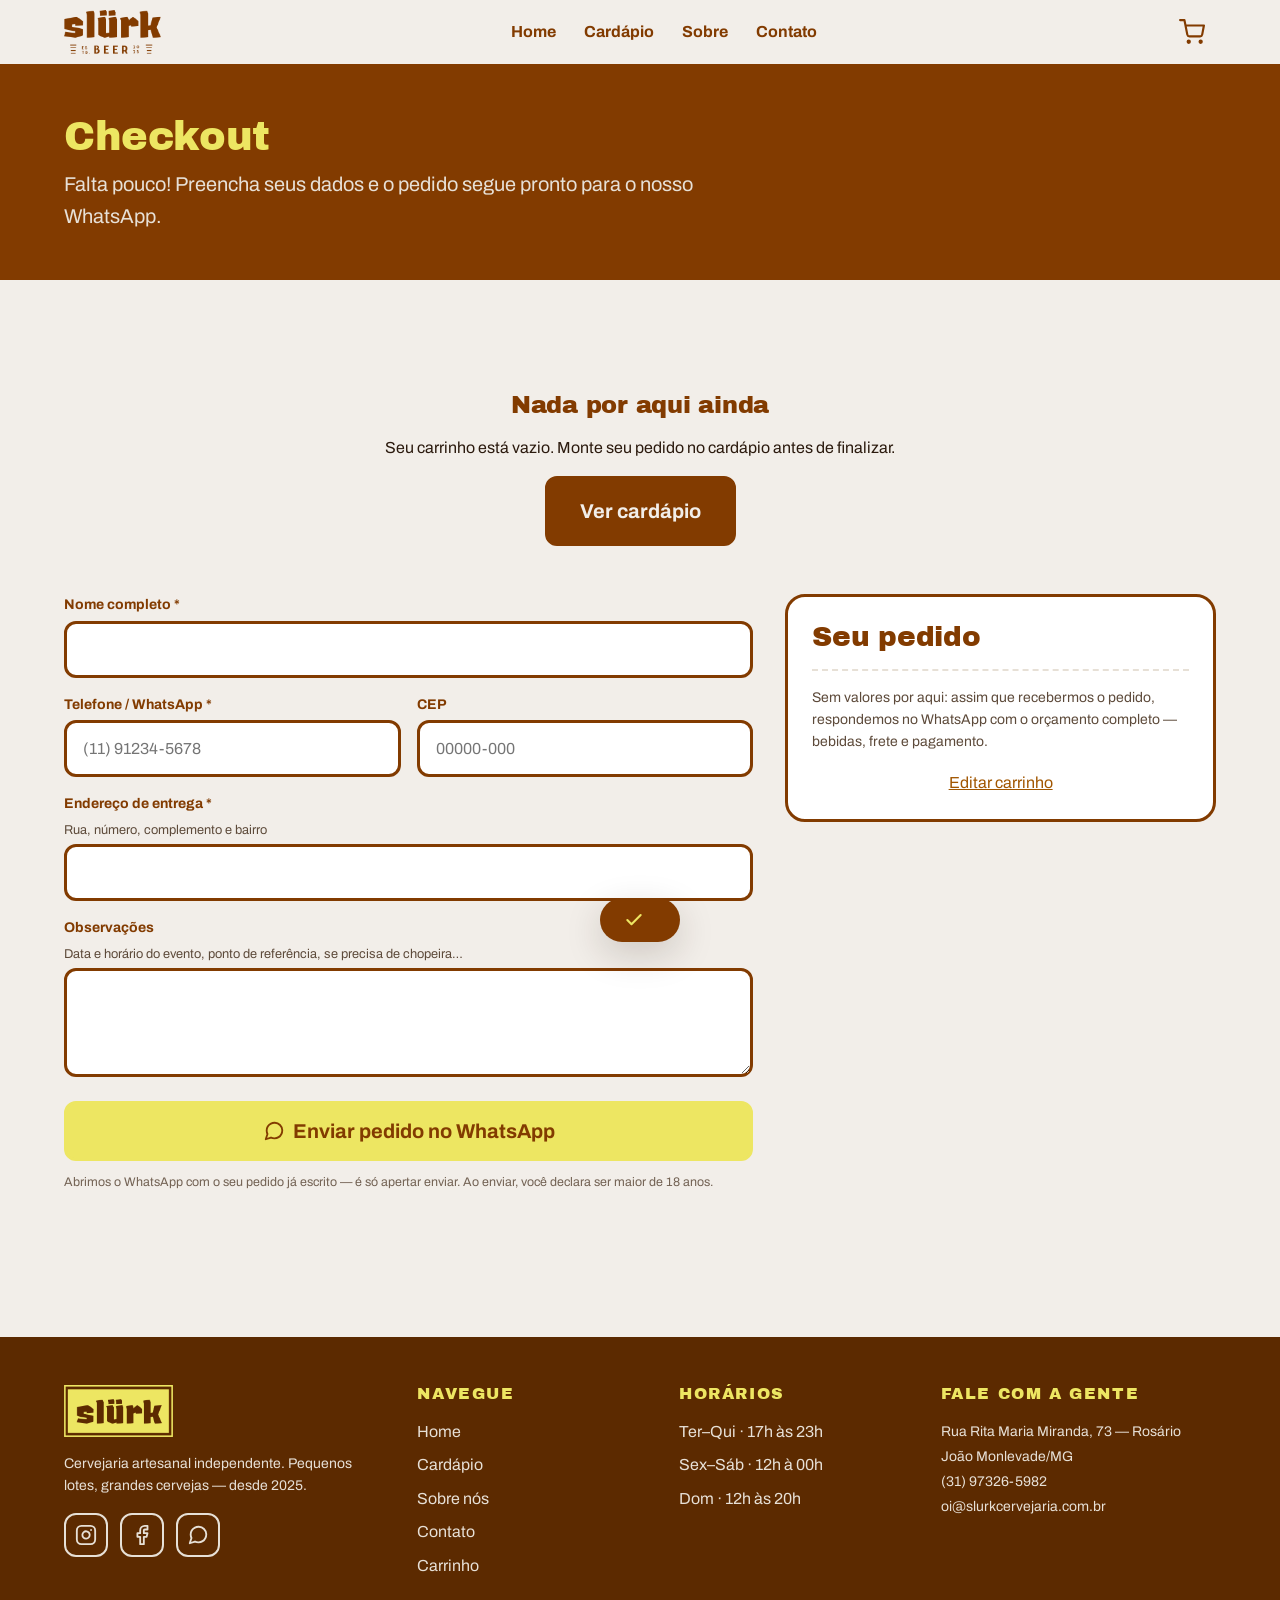
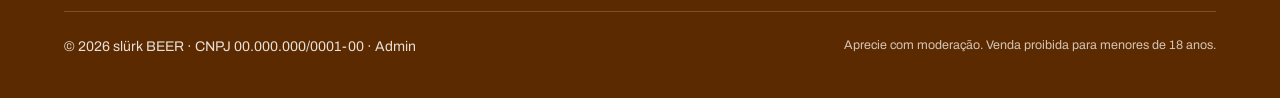
<file: checkout.html>
<!DOCTYPE html>
<html lang="pt-BR">
<head>
  <meta charset="UTF-8">
  <meta name="viewport" content="width=device-width, initial-scale=1">
  <title>Checkout — slürk BEER</title>
  <meta name="description" content="Finalize seu pedido de chopps e cervejas artesanais slürk direto no WhatsApp: você monta o carrinho e a gente responde com o orçamento.">
  <meta name="robots" content="noindex">
  <link rel="canonical" href="https://slurkbeer.com.br/checkout.html">

  <meta property="og:type" content="website">
  <meta property="og:site_name" content="slürk BEER">
  <meta property="og:title" content="Checkout — slürk BEER">
  <meta property="og:description" content="Finalize seu pedido de chopps e cervejas artesanais slürk direto no WhatsApp: você monta o carrinho e a gente responde com o orçamento.">
  <meta property="og:url" content="https://slurkbeer.com.br/checkout.html">
  <meta property="og:image" content="https://slurkbeer.com.br/assets/img/logo-badge.png">
  <meta property="og:locale" content="pt_BR">
  <meta name="twitter:card" content="summary_large_image">

  <meta name="theme-color" content="#823B00">
  <link rel="icon" href="assets/img/favicon-32.png" type="image/png">
  <link rel="apple-touch-icon" href="assets/img/apple-touch-icon.png">
  <link rel="manifest" href="site.webmanifest">

  <link rel="preload" href="assets/fonts/archivo-black-latin.woff2" as="font" type="font/woff2" crossorigin>
  <link rel="preload" href="assets/fonts/archivo-var-latin.woff2" as="font" type="font/woff2" crossorigin>
  <link rel="stylesheet" href="assets/css/main.css">
</head>
<body>
  <div id="beer-loader" role="status" aria-label="Carregando o site da slürk">
    <div class="bl-logo">
      <div class="bl-ghost"></div>
      <div class="bl-liquid">
        <div class="bl-beer"></div>
        <svg class="bl-wave bl-wave-beer" viewBox="0 0 1200 60" preserveAspectRatio="none" aria-hidden="true"><path d="M0,35 C100,10 200,10 300,35 C400,60 500,60 600,35 C700,10 800,10 900,35 C1000,60 1100,60 1200,35 L1200,60 L0,60 Z" fill="#F7C437"></path></svg>
        <svg class="bl-wave bl-wave-foam" viewBox="0 0 1200 60" preserveAspectRatio="none" aria-hidden="true"><path d="M0,35 C100,12 200,12 300,35 C400,58 500,58 600,35 C700,12 800,12 900,35 C1000,58 1100,58 1200,35 L1200,60 L0,60 Z" fill="#FDF3D3"></path></svg>
        <span class="bl-bubble" style="left:14%; width:9px; height:9px; animation-duration:3.1s;"></span>
        <span class="bl-bubble" style="left:32%; width:6px; height:6px; animation-duration:2.4s; animation-delay:0.6s;"></span>
        <span class="bl-bubble" style="left:48%; width:11px; height:11px; animation-duration:3.6s; animation-delay:1.1s;"></span>
        <span class="bl-bubble" style="left:61%; width:7px; height:7px; animation-duration:2.8s; animation-delay:1.7s;"></span>
        <span class="bl-bubble" style="left:74%; width:10px; height:10px; animation-duration:3.3s; animation-delay:0.3s;"></span>
        <span class="bl-bubble" style="left:86%; width:6px; height:6px; animation-duration:2.2s; animation-delay:1.4s;"></span>
        <span class="bl-bubble" style="left:24%; width:5px; height:5px; animation-duration:2.9s; animation-delay:2.1s;"></span>
        <span class="bl-bubble" style="left:55%; width:5px; height:5px; animation-duration:2.5s; animation-delay:0.9s;"></span>
      </div>
    </div>
    <div class="bl-text">Carregando</div>
  </div>
  <noscript><style>#beer-loader { display: none; }</style></noscript>
  <script>
    // Beer loader: aparece na primeira visita da sessão e some quando a
    // página carrega (mínimo de 1,2s para a animação ser percebida).
    // Para exibir em toda navegação, remova o bloco do sessionStorage.
    // Para esconder manualmente (ex.: fim de um fetch): hideBeerLoader()
    (function () {
      var el = document.getElementById('beer-loader');
      var shownAt = Date.now();
      try {
        if (sessionStorage.getItem('slurk-visited')) { el.remove(); return; }
        sessionStorage.setItem('slurk-visited', '1');
      } catch (e) { /* sem storage: mostra normalmente */ }
      function hide() {
        if (!document.getElementById('beer-loader')) return;
        var wait = Math.max(0, 1200 - (Date.now() - shownAt));
        setTimeout(function () {
          el.classList.add('done');
          setTimeout(function () { el.remove(); }, 500);
        }, wait);
      }
      window.hideBeerLoader = hide;
      window.addEventListener('load', hide);
      setTimeout(hide, 6000); // trava de segurança
    })();
  </script>

  <a class="skip-link" href="#conteudo">Pular para o conteúdo</a>

  <header class="site-header">
    <div class="container site-header__inner">
      <a class="site-header__logo" href="index.html" aria-label="slürk BEER — página inicial">
        <img src="assets/img/logo-full.png" alt="slürk BEER — ESTD 2025" width="1196" height="544" fetchpriority="high">
      </a>
      <nav id="site-nav" class="site-nav" aria-label="Navegação principal">
        <ul>
          <li><a href="index.html">Home</a></li>
          <li><a href="cardapio.html">Cardápio</a></li>
          <li><a href="sobre.html">Sobre</a></li>
          <li><a href="contato.html">Contato</a></li>
        </ul>
      </nav>
      <div class="header-actions">
        <a class="cart-link" href="carrinho.html" aria-label="Carrinho">
          <svg viewBox="0 0 24 24" fill="none" stroke="currentColor" stroke-width="2" stroke-linecap="round" stroke-linejoin="round" aria-hidden="true"><circle cx="9" cy="21" r="1"/><circle cx="20" cy="21" r="1"/><path d="M1 1h4l2.68 13.39a2 2 0 0 0 2 1.61h9.72a2 2 0 0 0 2-1.61L23 6H6"/></svg>
          <span class="cart-count" hidden>0</span>
        </a>
        <button class="nav-toggle" type="button" aria-expanded="false" aria-controls="site-nav" aria-label="Abrir menu">
          <svg class="icon-menu" viewBox="0 0 24 24" fill="none" stroke="currentColor" stroke-width="2.5" stroke-linecap="round" aria-hidden="true"><line x1="3" y1="6" x2="21" y2="6"/><line x1="3" y1="12" x2="21" y2="12"/><line x1="3" y1="18" x2="21" y2="18"/></svg>
          <svg class="icon-close" viewBox="0 0 24 24" fill="none" stroke="currentColor" stroke-width="2.5" stroke-linecap="round" aria-hidden="true"><line x1="5" y1="5" x2="19" y2="19"/><line x1="19" y1="5" x2="5" y2="19"/></svg>
        </button>
      </div>
    </div>
  </header>

  <main id="conteudo">
    <section class="page-hero" aria-labelledby="page-title">
      <div class="container">
        <h1 id="page-title">Checkout</h1>
        <p>Falta pouco! Preencha seus dados e o pedido segue pronto para o nosso WhatsApp.</p>
      </div>
    </section>

    <section class="section" aria-label="Finalizar pedido">
      <div class="container">
        <div id="checkout-empty" class="cart-empty" hidden>
          <h2>Nada por aqui ainda</h2>
          <p>Seu carrinho está vazio. Monte seu pedido no cardápio antes de finalizar.</p>
          <a class="btn btn--lg" href="cardapio.html">Ver cardápio</a>
        </div>

        <div id="checkout-layout" class="cart-layout" hidden>
          <form id="checkout-form" novalidate>
            <div class="form-grid form-grid--2col">
              <div class="form-field form-field--full">
                <label for="field-name">Nome completo *</label>
                <input type="text" id="field-name" name="name" autocomplete="name" required>
                <span class="error-msg" role="alert"></span>
              </div>
              <div class="form-field">
                <label for="field-phone">Telefone / WhatsApp *</label>
                <input type="tel" id="field-phone" name="phone" inputmode="tel" autocomplete="tel" placeholder="(11) 91234-5678" required>
                <span class="error-msg" role="alert"></span>
              </div>
              <div class="form-field">
                <label for="field-cep">CEP</label>
                <input type="text" id="field-cep" name="cep" inputmode="numeric" autocomplete="postal-code" placeholder="00000-000">
                <span class="error-msg" role="alert"></span>
              </div>
              <div class="form-field form-field--full">
                <label for="field-address">Endereço de entrega *</label>
                <span class="hint">Rua, número, complemento e bairro</span>
                <input type="text" id="field-address" name="address" autocomplete="street-address" required>
                <span class="error-msg" role="alert"></span>
              </div>

              <div class="form-field form-field--full">
                <label for="field-notes">Observações</label>
                <span class="hint">Data e horário do evento, ponto de referência, se precisa de chopeira…</span>
                <textarea id="field-notes" name="notes" rows="3"></textarea>
              </div>
            </div>

            <button type="submit" class="btn btn--yellow btn--block btn--lg" style="margin-top: var(--space-6);">
              <svg viewBox="0 0 24 24" fill="none" stroke="currentColor" stroke-width="2" stroke-linecap="round" stroke-linejoin="round" aria-hidden="true" style="width:22px; height:22px;"><path d="M21 11.5a8.38 8.38 0 0 1-.9 3.8 8.5 8.5 0 0 1-7.6 4.7 8.38 8.38 0 0 1-3.8-.9L3 21l1.9-5.7a8.38 8.38 0 0 1-.9-3.8 8.5 8.5 0 0 1 4.7-7.6 8.38 8.38 0 0 1 3.8-.9h.5a8.48 8.48 0 0 1 8 8v.5z"/></svg>
              Enviar pedido no WhatsApp
            </button>
            <p class="age-note" style="margin-top: var(--space-3); color: var(--ink-soft);">Abrimos o WhatsApp com o seu pedido já escrito — é só apertar enviar. Ao enviar, você declara ser maior de 18 anos.</p>
          </form>

          <aside class="summary-card" aria-labelledby="summary-title">
            <h2 id="summary-title">Seu pedido</h2>
            <ul id="checkout-items" style="list-style:none; padding:0; margin:0;"></ul>
            <p class="summary-note">Sem valores por aqui: assim que recebermos o pedido, respondemos no WhatsApp com o orçamento completo — bebidas, frete e pagamento.</p>
            <p style="margin:0; text-align:center;"><a href="carrinho.html">Editar carrinho</a></p>
          </aside>
        </div>

        <noscript><p>O checkout precisa de JavaScript. Você também pode pedir direto pelo WhatsApp <a href="https://wa.me/5531973265982">(31) 97326-5982</a>.</p></noscript>
      </div>
    </section>
  </main>

  <footer class="site-footer">
    <div class="container">
      <div class="site-footer__grid">
        <div class="site-footer__brand">
          <img src="assets/img/logo-badge.png" alt="slürk" width="1380" height="656" loading="lazy">
          <p>Cervejaria artesanal independente. Pequenos lotes, grandes cervejas — desde 2025.</p>
          <div class="site-footer__social">
            <a href="https://instagram.com/slurkcervejaria" aria-label="Instagram da slürk" rel="noopener" target="_blank"><svg viewBox="0 0 24 24" fill="none" stroke="currentColor" stroke-width="2" stroke-linecap="round" stroke-linejoin="round" aria-hidden="true"><rect x="2" y="2" width="20" height="20" rx="5"/><path d="M16 11.37A4 4 0 1 1 12.63 8 4 4 0 0 1 16 11.37z"/><line x1="17.5" y1="6.5" x2="17.51" y2="6.5"/></svg></a>
            <a href="https://facebook.com/slurkcervejaria" aria-label="Facebook da slürk" rel="noopener" target="_blank"><svg viewBox="0 0 24 24" fill="none" stroke="currentColor" stroke-width="2" stroke-linecap="round" stroke-linejoin="round" aria-hidden="true"><path d="M18 2h-3a5 5 0 0 0-5 5v3H7v4h3v8h4v-8h3l1-4h-4V7a1 1 0 0 1 1-1h3z"/></svg></a>
            <a href="https://wa.me/5531973265982" aria-label="WhatsApp da slürk" rel="noopener" target="_blank"><svg viewBox="0 0 24 24" fill="none" stroke="currentColor" stroke-width="2" stroke-linecap="round" stroke-linejoin="round" aria-hidden="true"><path d="M21 11.5a8.38 8.38 0 0 1-.9 3.8 8.5 8.5 0 0 1-7.6 4.7 8.38 8.38 0 0 1-3.8-.9L3 21l1.9-5.7a8.38 8.38 0 0 1-.9-3.8 8.5 8.5 0 0 1 4.7-7.6 8.38 8.38 0 0 1 3.8-.9h.5a8.48 8.48 0 0 1 8 8v.5z"/></svg></a>
          </div>
        </div>
        <nav aria-label="Links do rodapé">
          <h2>Navegue</h2>
          <ul>
            <li><a href="index.html">Home</a></li>
            <li><a href="cardapio.html">Cardápio</a></li>
            <li><a href="sobre.html">Sobre nós</a></li>
            <li><a href="contato.html">Contato</a></li>
            <li><a href="carrinho.html">Carrinho</a></li>
          </ul>
        </nav>
        <div>
          <h2>Horários</h2>
          <ul>
            <li>Ter–Qui · 17h às 23h</li>
            <li>Sex–Sáb · 12h à 00h</li>
            <li>Dom · 12h às 20h</li>
          </ul>
        </div>
        <div>
          <h2>Fale com a gente</h2>
          <address>
            Rua Rita Maria Miranda, 73 — Rosário<br>
            João Monlevade/MG<br>
            <a href="tel:+5531973265982">(31) 97326-5982</a><br>
            <a href="mailto:oi@slurkcervejaria.com.br">oi@slurkcervejaria.com.br</a>
          </address>
        </div>
      </div>
      <div class="site-footer__bottom">
        <p>© 2026 slürk BEER · CNPJ 00.000.000/0001-00 · <a href="admin/">Admin</a></p>
        <p class="age-note">Aprecie com moderação. Venda proibida para menores de 18 anos.</p>
      </div>
    </div>
  </footer>

  <div id="toast" class="toast" role="status" aria-live="polite">
    <svg viewBox="0 0 24 24" fill="none" stroke="currentColor" stroke-width="2.5" stroke-linecap="round" stroke-linejoin="round" aria-hidden="true"><polyline points="20 6 9 17 4 12"/></svg>
    <span class="toast__msg"></span>
  </div>

  <script type="module" src="assets/js/main.js"></script>
  <script type="module" src="assets/js/pages/checkout.js"></script>
</body>
</html>
</file>
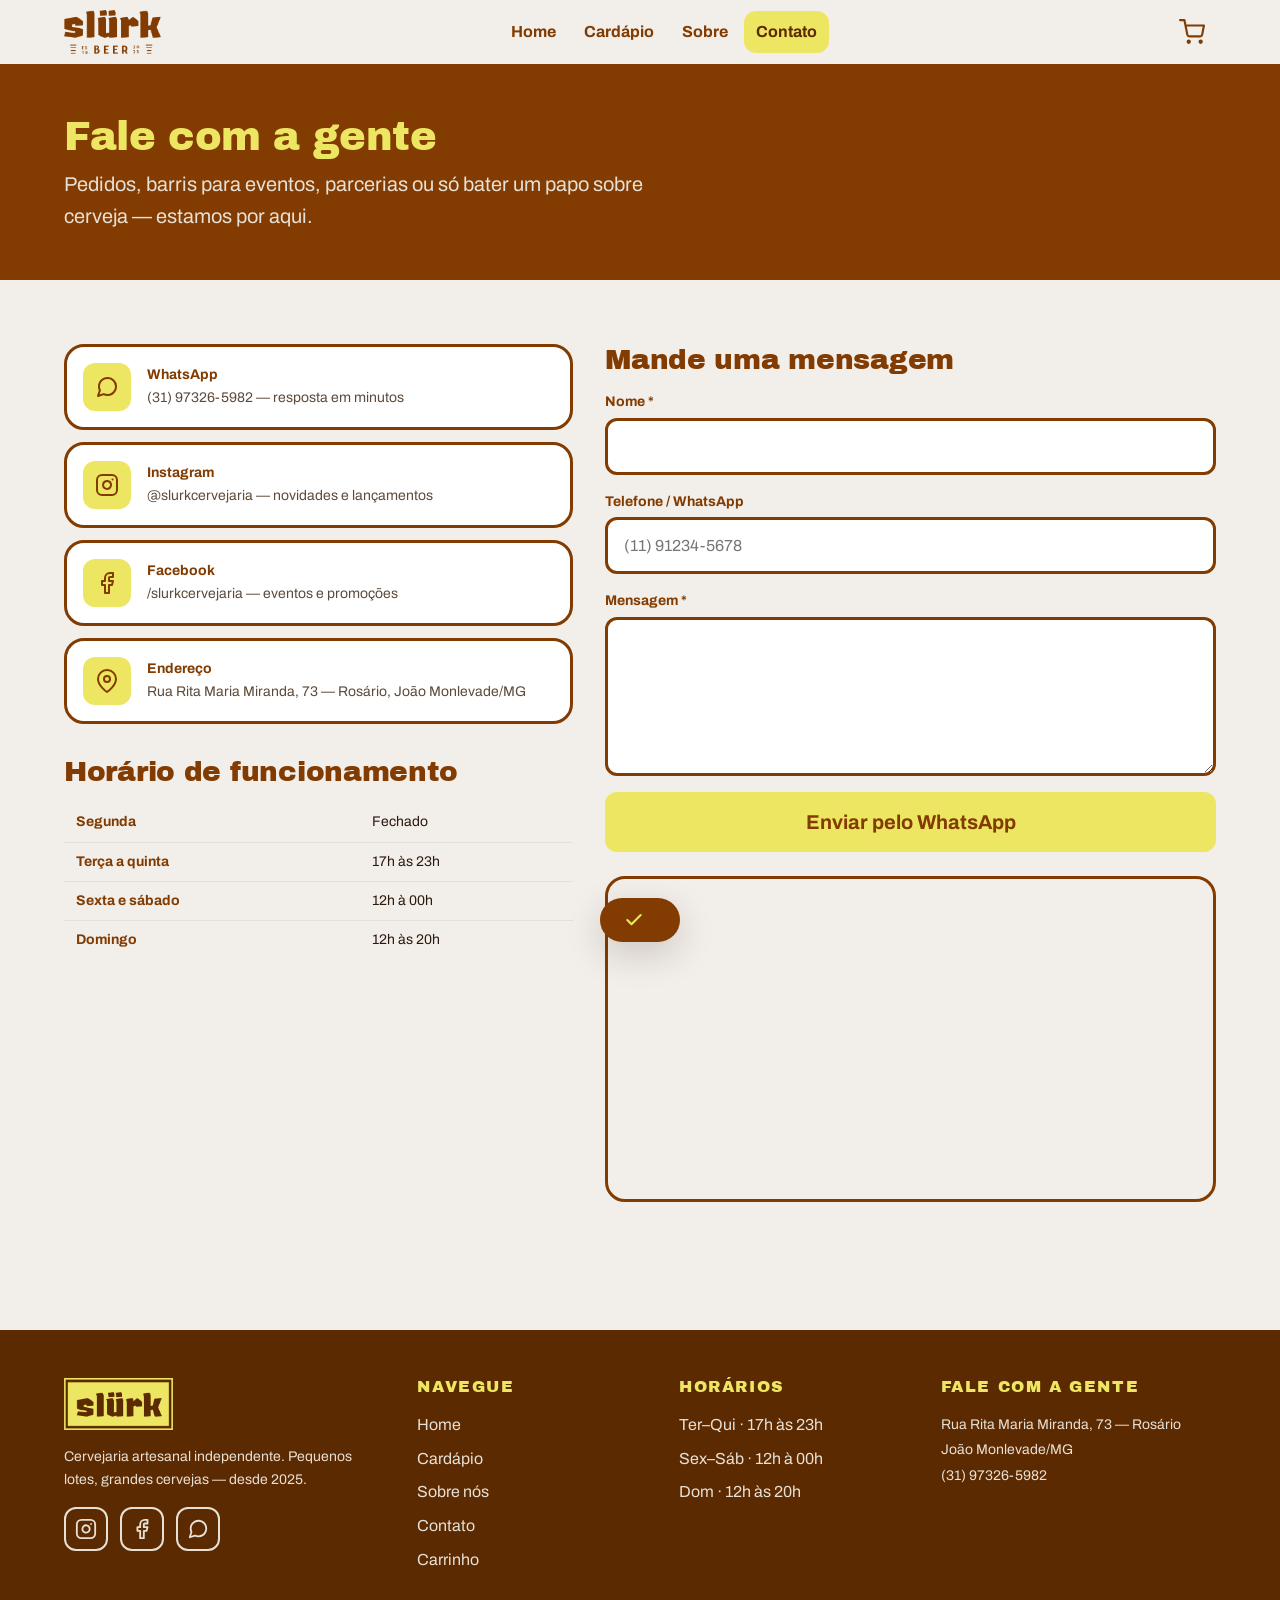
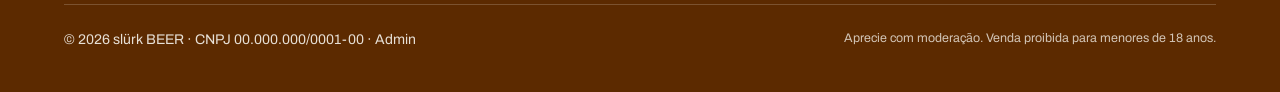
<file: contato.html>
<!DOCTYPE html>
<html lang="pt-BR">
<head>
  <meta charset="UTF-8">
  <meta name="viewport" content="width=device-width, initial-scale=1">
  <title>Contato — WhatsApp, Localização e Horários | slürk BEER</title>
  <meta name="description" content="Fale com a cervejaria slürk: WhatsApp, Instagram, Facebook, endereço em João Monlevade - MG e horários de funcionamento.">
  <link rel="canonical" href="https://slurkbeer.com.br/contato.html">

  <meta property="og:type" content="website">
  <meta property="og:site_name" content="slürk BEER">
  <meta property="og:title" content="Contato — WhatsApp, Localização e Horários | slürk BEER">
  <meta property="og:description" content="Fale com a cervejaria slürk: WhatsApp, Instagram, Facebook, endereço em João Monlevade - MG e horários de funcionamento.">
  <meta property="og:url" content="https://slurkbeer.com.br/contato.html">
  <meta property="og:image" content="https://slurkbeer.com.br/assets/img/logo-badge.png">
  <meta property="og:locale" content="pt_BR">
  <meta name="twitter:card" content="summary_large_image">

  <meta name="theme-color" content="#823B00">
  <link rel="icon" href="assets/img/favicon-32.png" type="image/png">
  <link rel="apple-touch-icon" href="assets/img/apple-touch-icon.png">
  <link rel="manifest" href="site.webmanifest">

  <link rel="preload" href="assets/fonts/archivo-black-latin.woff2" as="font" type="font/woff2" crossorigin>
  <link rel="preload" href="assets/fonts/archivo-var-latin.woff2" as="font" type="font/woff2" crossorigin>
  <link rel="stylesheet" href="assets/css/main.css">
  <script type="application/ld+json">
  {
    "@context": "https://schema.org",
    "@type": "ContactPage",
    "name": "Contato — slürk BEER",
    "url": "https://slurkbeer.com.br/contato.html"
  }
  </script>
</head>
<body>
  <div id="beer-loader" role="status" aria-label="Carregando o site da slürk">
    <div class="bl-logo">
      <div class="bl-ghost"></div>
      <div class="bl-liquid">
        <div class="bl-beer"></div>
        <svg class="bl-wave bl-wave-beer" viewBox="0 0 1200 60" preserveAspectRatio="none" aria-hidden="true"><path d="M0,35 C100,10 200,10 300,35 C400,60 500,60 600,35 C700,10 800,10 900,35 C1000,60 1100,60 1200,35 L1200,60 L0,60 Z" fill="#F7C437"></path></svg>
        <svg class="bl-wave bl-wave-foam" viewBox="0 0 1200 60" preserveAspectRatio="none" aria-hidden="true"><path d="M0,35 C100,12 200,12 300,35 C400,58 500,58 600,35 C700,12 800,12 900,35 C1000,58 1100,58 1200,35 L1200,60 L0,60 Z" fill="#FDF3D3"></path></svg>
        <span class="bl-bubble" style="left:14%; width:9px; height:9px; animation-duration:3.1s;"></span>
        <span class="bl-bubble" style="left:32%; width:6px; height:6px; animation-duration:2.4s; animation-delay:0.6s;"></span>
        <span class="bl-bubble" style="left:48%; width:11px; height:11px; animation-duration:3.6s; animation-delay:1.1s;"></span>
        <span class="bl-bubble" style="left:61%; width:7px; height:7px; animation-duration:2.8s; animation-delay:1.7s;"></span>
        <span class="bl-bubble" style="left:74%; width:10px; height:10px; animation-duration:3.3s; animation-delay:0.3s;"></span>
        <span class="bl-bubble" style="left:86%; width:6px; height:6px; animation-duration:2.2s; animation-delay:1.4s;"></span>
        <span class="bl-bubble" style="left:24%; width:5px; height:5px; animation-duration:2.9s; animation-delay:2.1s;"></span>
        <span class="bl-bubble" style="left:55%; width:5px; height:5px; animation-duration:2.5s; animation-delay:0.9s;"></span>
      </div>
    </div>
    <div class="bl-text">Carregando</div>
  </div>
  <noscript><style>#beer-loader { display: none; }</style></noscript>
  <script>
    // Beer loader: aparece na primeira visita da sessão e some quando a
    // página carrega (mínimo de 1,2s para a animação ser percebida).
    // Para exibir em toda navegação, remova o bloco do sessionStorage.
    // Para esconder manualmente (ex.: fim de um fetch): hideBeerLoader()
    (function () {
      var el = document.getElementById('beer-loader');
      var shownAt = Date.now();
      try {
        if (sessionStorage.getItem('slurk-visited')) { el.remove(); return; }
        sessionStorage.setItem('slurk-visited', '1');
      } catch (e) { /* sem storage: mostra normalmente */ }
      function hide() {
        if (!document.getElementById('beer-loader')) return;
        var wait = Math.max(0, 1200 - (Date.now() - shownAt));
        setTimeout(function () {
          el.classList.add('done');
          setTimeout(function () { el.remove(); }, 500);
        }, wait);
      }
      window.hideBeerLoader = hide;
      window.addEventListener('load', hide);
      setTimeout(hide, 6000); // trava de segurança
    })();
  </script>

  <a class="skip-link" href="#conteudo">Pular para o conteúdo</a>

  <header class="site-header">
    <div class="container site-header__inner">
      <a class="site-header__logo" href="index.html" aria-label="slürk BEER — página inicial">
        <img src="assets/img/logo-full.png" alt="slürk BEER — ESTD 2025" width="1196" height="544" fetchpriority="high">
      </a>
      <nav id="site-nav" class="site-nav" aria-label="Navegação principal">
        <ul>
          <li><a href="index.html">Home</a></li>
          <li><a href="cardapio.html">Cardápio</a></li>
          <li><a href="sobre.html">Sobre</a></li>
          <li><a href="contato.html" aria-current="page">Contato</a></li>
        </ul>
      </nav>
      <div class="header-actions">
        <a class="cart-link" href="carrinho.html" aria-label="Carrinho">
          <svg viewBox="0 0 24 24" fill="none" stroke="currentColor" stroke-width="2" stroke-linecap="round" stroke-linejoin="round" aria-hidden="true"><circle cx="9" cy="21" r="1"/><circle cx="20" cy="21" r="1"/><path d="M1 1h4l2.68 13.39a2 2 0 0 0 2 1.61h9.72a2 2 0 0 0 2-1.61L23 6H6"/></svg>
          <span class="cart-count" hidden>0</span>
        </a>
        <button class="nav-toggle" type="button" aria-expanded="false" aria-controls="site-nav" aria-label="Abrir menu">
          <svg class="icon-menu" viewBox="0 0 24 24" fill="none" stroke="currentColor" stroke-width="2.5" stroke-linecap="round" aria-hidden="true"><line x1="3" y1="6" x2="21" y2="6"/><line x1="3" y1="12" x2="21" y2="12"/><line x1="3" y1="18" x2="21" y2="18"/></svg>
          <svg class="icon-close" viewBox="0 0 24 24" fill="none" stroke="currentColor" stroke-width="2.5" stroke-linecap="round" aria-hidden="true"><line x1="5" y1="5" x2="19" y2="19"/><line x1="19" y1="5" x2="5" y2="19"/></svg>
        </button>
      </div>
    </div>
  </header>

  <main id="conteudo">
    <section class="page-hero" aria-labelledby="page-title">
      <div class="container">
        <h1 id="page-title">Fale com a gente</h1>
        <p>Pedidos, barris para eventos, parcerias ou só bater um papo sobre cerveja — estamos por aqui.</p>
      </div>
    </section>

    <section class="section" aria-label="Canais de contato">
      <div class="container contact-layout">
        <div>
          <ul class="contact-list">
            <li>
              <a href="https://wa.me/5531973265982" rel="noopener" target="_blank">
                <span class="contact-icon" aria-hidden="true"><svg viewBox="0 0 24 24" fill="none" stroke="currentColor" stroke-width="2" stroke-linecap="round" stroke-linejoin="round"><path d="M21 11.5a8.38 8.38 0 0 1-.9 3.8 8.5 8.5 0 0 1-7.6 4.7 8.38 8.38 0 0 1-3.8-.9L3 21l1.9-5.7a8.38 8.38 0 0 1-.9-3.8 8.5 8.5 0 0 1 4.7-7.6 8.38 8.38 0 0 1 3.8-.9h.5a8.48 8.48 0 0 1 8 8v.5z"/></svg></span>
                <span><strong>WhatsApp</strong><span>(31) 97326-5982 — resposta em minutos</span></span>
              </a>
            </li>
            <li>
              <a href="https://instagram.com/slurkcervejaria" rel="noopener" target="_blank">
                <span class="contact-icon" aria-hidden="true"><svg viewBox="0 0 24 24" fill="none" stroke="currentColor" stroke-width="2" stroke-linecap="round" stroke-linejoin="round"><rect x="2" y="2" width="20" height="20" rx="5"/><path d="M16 11.37A4 4 0 1 1 12.63 8 4 4 0 0 1 16 11.37z"/><line x1="17.5" y1="6.5" x2="17.51" y2="6.5"/></svg></span>
                <span><strong>Instagram</strong><span>@slurkcervejaria — novidades e lançamentos</span></span>
              </a>
            </li>
            <li>
              <a href="https://facebook.com/slurkcervejaria" rel="noopener" target="_blank">
                <span class="contact-icon" aria-hidden="true"><svg viewBox="0 0 24 24" fill="none" stroke="currentColor" stroke-width="2" stroke-linecap="round" stroke-linejoin="round"><path d="M18 2h-3a5 5 0 0 0-5 5v3H7v4h3v8h4v-8h3l1-4h-4V7a1 1 0 0 1 1-1h3z"/></svg></span>
                <span><strong>Facebook</strong><span>/slurkcervejaria — eventos e promoções</span></span>
              </a>
            </li>
            <li>
              <span class="contact-static">
                <span class="contact-icon" aria-hidden="true"><svg viewBox="0 0 24 24" fill="none" stroke="currentColor" stroke-width="2" stroke-linecap="round" stroke-linejoin="round"><path d="M21 10c0 7-9 13-9 13s-9-6-9-13a9 9 0 0 1 18 0z"/><circle cx="12" cy="10" r="3"/></svg></span>
                <span><strong>Endereço</strong><span>Rua Rita Maria Miranda, 73 — Rosário, João Monlevade/MG</span></span>
              </span>
            </li>
          </ul>

          <h2 style="margin-top: var(--space-8); font-size: var(--text-xl);">Horário de funcionamento</h2>
          <table class="hours-table">
            <caption class="visually-hidden">Horários de funcionamento da slürk</caption>
            <tbody>
              <tr><th scope="row">Segunda</th><td>Fechado</td></tr>
              <tr><th scope="row">Terça a quinta</th><td>17h às 23h</td></tr>
              <tr><th scope="row">Sexta e sábado</th><td>12h à 00h</td></tr>
              <tr><th scope="row">Domingo</th><td>12h às 20h</td></tr>
            </tbody>
          </table>
        </div>

        <div>
          <form id="contact-form" novalidate>
            <h2 style="font-size: var(--text-xl);">Mande uma mensagem</h2>
            <div class="form-grid">
              <div class="form-field">
                <label for="contact-name">Nome *</label>
                <input type="text" id="contact-name" name="name" autocomplete="name" required>
                <span class="error-msg" role="alert"></span>
              </div>
              <div class="form-field">
                <label for="contact-phone">Telefone / WhatsApp</label>
                <input type="tel" id="contact-phone" name="phone" inputmode="tel" autocomplete="tel" placeholder="(11) 91234-5678">
                <span class="error-msg" role="alert"></span>
              </div>
              <div class="form-field">
                <label for="contact-message">Mensagem *</label>
                <textarea id="contact-message" name="message" rows="5" required></textarea>
                <span class="error-msg" role="alert"></span>
              </div>
            </div>
            <button type="submit" class="btn btn--yellow btn--block btn--lg" style="margin-top: var(--space-4);">Enviar pelo WhatsApp</button>
            <p id="contact-feedback" hidden role="status" style="margin-top: var(--space-3); color: var(--success); font-weight: 700;">Mensagem preparada! Finalize o envio na janela do WhatsApp.</p>
          </form>

          <div class="map-embed" style="margin-top: var(--space-6);">
            <iframe
              title="Mapa com a localização da cervejaria slürk no bairro Rosário, João Monlevade - MG"
              src="https://www.google.com/maps?q=Rua+Rita+Maria+Miranda,+73,+Ros%C3%A1rio,+Jo%C3%A3o+Monlevade+-+MG&output=embed"
              loading="lazy"
              referrerpolicy="no-referrer-when-downgrade"
              allowfullscreen></iframe>
          </div>
        </div>
      </div>
    </section>
  </main>

  <footer class="site-footer">
    <div class="container">
      <div class="site-footer__grid">
        <div class="site-footer__brand">
          <img src="assets/img/logo-badge.png" alt="slürk" width="1380" height="656" loading="lazy">
          <p>Cervejaria artesanal independente. Pequenos lotes, grandes cervejas — desde 2025.</p>
          <div class="site-footer__social">
            <a href="https://instagram.com/slurkcervejaria" aria-label="Instagram da slürk" rel="noopener" target="_blank"><svg viewBox="0 0 24 24" fill="none" stroke="currentColor" stroke-width="2" stroke-linecap="round" stroke-linejoin="round" aria-hidden="true"><rect x="2" y="2" width="20" height="20" rx="5"/><path d="M16 11.37A4 4 0 1 1 12.63 8 4 4 0 0 1 16 11.37z"/><line x1="17.5" y1="6.5" x2="17.51" y2="6.5"/></svg></a>
            <a href="https://facebook.com/slurkcervejaria" aria-label="Facebook da slürk" rel="noopener" target="_blank"><svg viewBox="0 0 24 24" fill="none" stroke="currentColor" stroke-width="2" stroke-linecap="round" stroke-linejoin="round" aria-hidden="true"><path d="M18 2h-3a5 5 0 0 0-5 5v3H7v4h3v8h4v-8h3l1-4h-4V7a1 1 0 0 1 1-1h3z"/></svg></a>
            <a href="https://wa.me/5531973265982" aria-label="WhatsApp da slürk" rel="noopener" target="_blank"><svg viewBox="0 0 24 24" fill="none" stroke="currentColor" stroke-width="2" stroke-linecap="round" stroke-linejoin="round" aria-hidden="true"><path d="M21 11.5a8.38 8.38 0 0 1-.9 3.8 8.5 8.5 0 0 1-7.6 4.7 8.38 8.38 0 0 1-3.8-.9L3 21l1.9-5.7a8.38 8.38 0 0 1-.9-3.8 8.5 8.5 0 0 1 4.7-7.6 8.38 8.38 0 0 1 3.8-.9h.5a8.48 8.48 0 0 1 8 8v.5z"/></svg></a>
          </div>
        </div>
        <nav aria-label="Links do rodapé">
          <h2>Navegue</h2>
          <ul>
            <li><a href="index.html">Home</a></li>
            <li><a href="cardapio.html">Cardápio</a></li>
            <li><a href="sobre.html">Sobre nós</a></li>
            <li><a href="contato.html">Contato</a></li>
            <li><a href="carrinho.html">Carrinho</a></li>
          </ul>
        </nav>
        <div>
          <h2>Horários</h2>
          <ul>
            <li>Ter–Qui · 17h às 23h</li>
            <li>Sex–Sáb · 12h à 00h</li>
            <li>Dom · 12h às 20h</li>
          </ul>
        </div>
        <div>
          <h2>Fale com a gente</h2>
          <address>
            Rua Rita Maria Miranda, 73 — Rosário<br>
            João Monlevade/MG<br>
            <a href="tel:+5531973265982">(31) 97326-5982</a>
          </address>
        </div>
      </div>
      <div class="site-footer__bottom">
        <p>© 2026 slürk BEER · CNPJ 00.000.000/0001-00 · <a href="admin/">Admin</a></p>
        <p class="age-note">Aprecie com moderação. Venda proibida para menores de 18 anos.</p>
      </div>
    </div>
  </footer>

  <div id="toast" class="toast" role="status" aria-live="polite">
    <svg viewBox="0 0 24 24" fill="none" stroke="currentColor" stroke-width="2.5" stroke-linecap="round" stroke-linejoin="round" aria-hidden="true"><polyline points="20 6 9 17 4 12"/></svg>
    <span class="toast__msg"></span>
  </div>

  <script type="module" src="assets/js/main.js"></script>
  <script type="module" src="assets/js/pages/contact.js"></script>
</body>
</html>
</file>
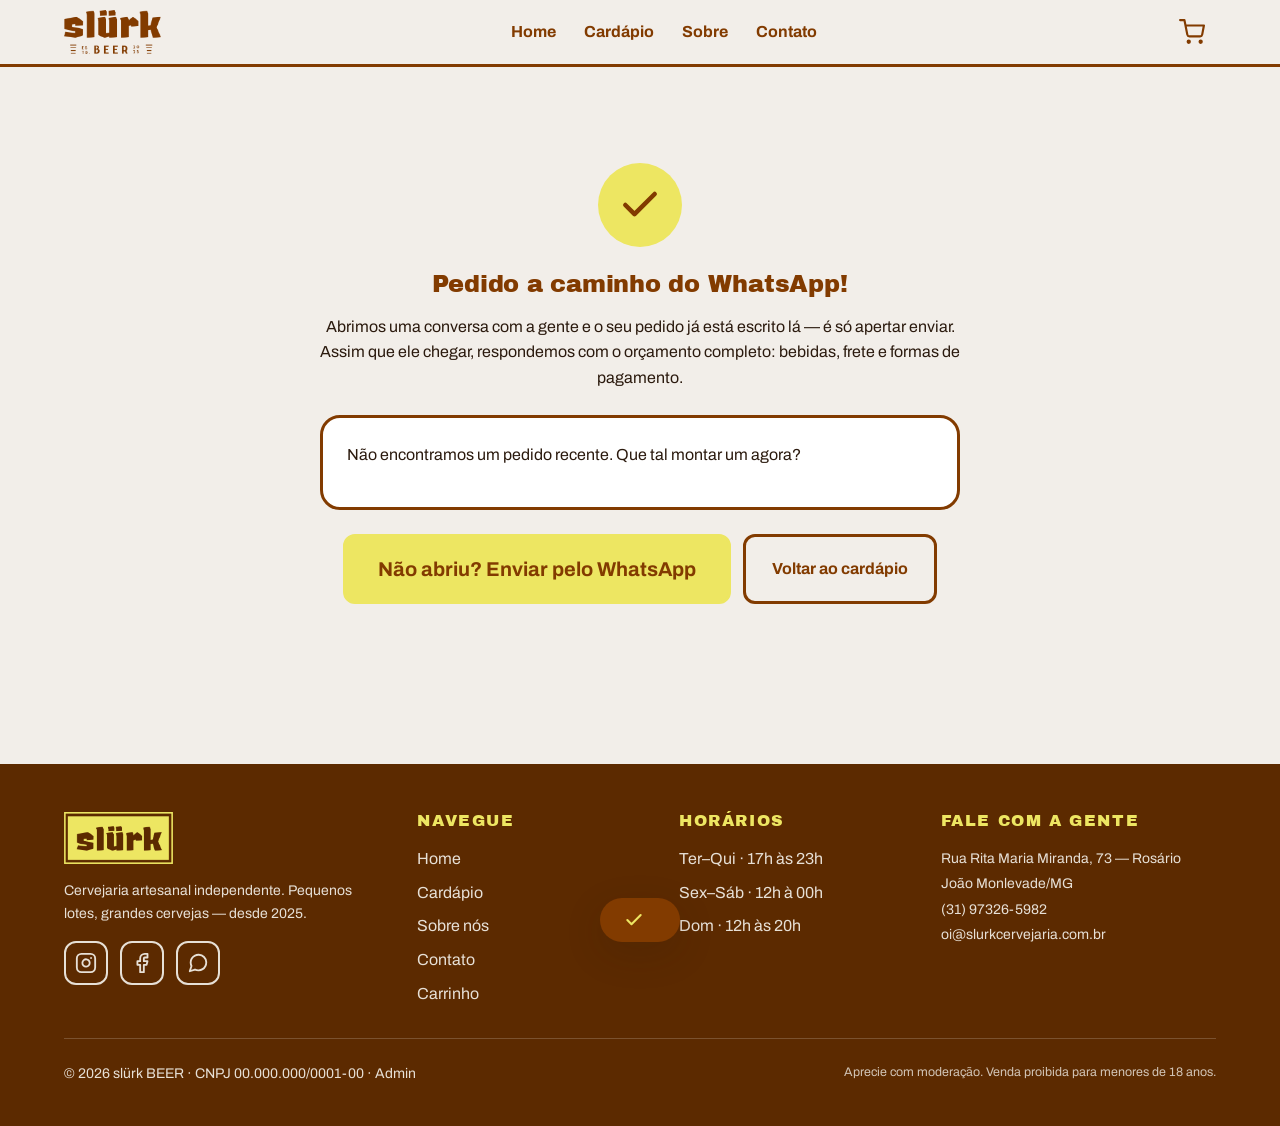
<file: obrigado.html>
<!DOCTYPE html>
<html lang="pt-BR">
<head>
  <meta charset="UTF-8">
  <meta name="viewport" content="width=device-width, initial-scale=1">
  <title>Pedido confirmado — slürk BEER</title>
  <meta name="description" content="Seu pedido slürk foi confirmado.">
  <meta name="robots" content="noindex">
  <link rel="canonical" href="https://slurkbeer.com.br/obrigado.html">

  <meta property="og:type" content="website">
  <meta property="og:site_name" content="slürk BEER">
  <meta property="og:title" content="Pedido confirmado — slürk BEER">
  <meta property="og:description" content="Seu pedido slürk foi confirmado.">
  <meta property="og:url" content="https://slurkbeer.com.br/obrigado.html">
  <meta property="og:image" content="https://slurkbeer.com.br/assets/img/logo-badge.png">
  <meta property="og:locale" content="pt_BR">
  <meta name="twitter:card" content="summary_large_image">

  <meta name="theme-color" content="#823B00">
  <link rel="icon" href="assets/img/favicon-32.png" type="image/png">
  <link rel="apple-touch-icon" href="assets/img/apple-touch-icon.png">
  <link rel="manifest" href="site.webmanifest">

  <link rel="preload" href="assets/fonts/archivo-black-latin.woff2" as="font" type="font/woff2" crossorigin>
  <link rel="preload" href="assets/fonts/archivo-var-latin.woff2" as="font" type="font/woff2" crossorigin>
  <link rel="stylesheet" href="assets/css/main.css">
</head>
<body>
  <div id="beer-loader" role="status" aria-label="Carregando o site da slürk">
    <div class="bl-logo">
      <div class="bl-ghost"></div>
      <div class="bl-liquid">
        <div class="bl-beer"></div>
        <svg class="bl-wave bl-wave-beer" viewBox="0 0 1200 60" preserveAspectRatio="none" aria-hidden="true"><path d="M0,35 C100,10 200,10 300,35 C400,60 500,60 600,35 C700,10 800,10 900,35 C1000,60 1100,60 1200,35 L1200,60 L0,60 Z" fill="#F7C437"></path></svg>
        <svg class="bl-wave bl-wave-foam" viewBox="0 0 1200 60" preserveAspectRatio="none" aria-hidden="true"><path d="M0,35 C100,12 200,12 300,35 C400,58 500,58 600,35 C700,12 800,12 900,35 C1000,58 1100,58 1200,35 L1200,60 L0,60 Z" fill="#FDF3D3"></path></svg>
        <span class="bl-bubble" style="left:14%; width:9px; height:9px; animation-duration:3.1s;"></span>
        <span class="bl-bubble" style="left:32%; width:6px; height:6px; animation-duration:2.4s; animation-delay:0.6s;"></span>
        <span class="bl-bubble" style="left:48%; width:11px; height:11px; animation-duration:3.6s; animation-delay:1.1s;"></span>
        <span class="bl-bubble" style="left:61%; width:7px; height:7px; animation-duration:2.8s; animation-delay:1.7s;"></span>
        <span class="bl-bubble" style="left:74%; width:10px; height:10px; animation-duration:3.3s; animation-delay:0.3s;"></span>
        <span class="bl-bubble" style="left:86%; width:6px; height:6px; animation-duration:2.2s; animation-delay:1.4s;"></span>
        <span class="bl-bubble" style="left:24%; width:5px; height:5px; animation-duration:2.9s; animation-delay:2.1s;"></span>
        <span class="bl-bubble" style="left:55%; width:5px; height:5px; animation-duration:2.5s; animation-delay:0.9s;"></span>
      </div>
    </div>
    <div class="bl-text">Carregando</div>
  </div>
  <noscript><style>#beer-loader { display: none; }</style></noscript>
  <script>
    // Beer loader: aparece na primeira visita da sessão e some quando a
    // página carrega (mínimo de 1,2s para a animação ser percebida).
    // Para exibir em toda navegação, remova o bloco do sessionStorage.
    // Para esconder manualmente (ex.: fim de um fetch): hideBeerLoader()
    (function () {
      var el = document.getElementById('beer-loader');
      var shownAt = Date.now();
      try {
        if (sessionStorage.getItem('slurk-visited')) { el.remove(); return; }
        sessionStorage.setItem('slurk-visited', '1');
      } catch (e) { /* sem storage: mostra normalmente */ }
      function hide() {
        if (!document.getElementById('beer-loader')) return;
        var wait = Math.max(0, 1200 - (Date.now() - shownAt));
        setTimeout(function () {
          el.classList.add('done');
          setTimeout(function () { el.remove(); }, 500);
        }, wait);
      }
      window.hideBeerLoader = hide;
      window.addEventListener('load', hide);
      setTimeout(hide, 6000); // trava de segurança
    })();
  </script>

  <a class="skip-link" href="#conteudo">Pular para o conteúdo</a>

  <header class="site-header">
    <div class="container site-header__inner">
      <a class="site-header__logo" href="index.html" aria-label="slürk BEER — página inicial">
        <img src="assets/img/logo-full.png" alt="slürk BEER — ESTD 2025" width="1196" height="544" fetchpriority="high">
      </a>
      <nav id="site-nav" class="site-nav" aria-label="Navegação principal">
        <ul>
          <li><a href="index.html">Home</a></li>
          <li><a href="cardapio.html">Cardápio</a></li>
          <li><a href="sobre.html">Sobre</a></li>
          <li><a href="contato.html">Contato</a></li>
        </ul>
      </nav>
      <div class="header-actions">
        <a class="cart-link" href="carrinho.html" aria-label="Carrinho">
          <svg viewBox="0 0 24 24" fill="none" stroke="currentColor" stroke-width="2" stroke-linecap="round" stroke-linejoin="round" aria-hidden="true"><circle cx="9" cy="21" r="1"/><circle cx="20" cy="21" r="1"/><path d="M1 1h4l2.68 13.39a2 2 0 0 0 2 1.61h9.72a2 2 0 0 0 2-1.61L23 6H6"/></svg>
          <span class="cart-count" hidden>0</span>
        </a>
        <button class="nav-toggle" type="button" aria-expanded="false" aria-controls="site-nav" aria-label="Abrir menu">
          <svg class="icon-menu" viewBox="0 0 24 24" fill="none" stroke="currentColor" stroke-width="2.5" stroke-linecap="round" aria-hidden="true"><line x1="3" y1="6" x2="21" y2="6"/><line x1="3" y1="12" x2="21" y2="12"/><line x1="3" y1="18" x2="21" y2="18"/></svg>
          <svg class="icon-close" viewBox="0 0 24 24" fill="none" stroke="currentColor" stroke-width="2.5" stroke-linecap="round" aria-hidden="true"><line x1="5" y1="5" x2="19" y2="19"/><line x1="19" y1="5" x2="5" y2="19"/></svg>
        </button>
      </div>
    </div>
  </header>

  <main id="conteudo">
    <section class="section" aria-labelledby="page-title">
      <div class="container">
        <div class="confirm-box">
          <span class="confirm-icon" aria-hidden="true"><svg viewBox="0 0 24 24" fill="none" stroke="currentColor" stroke-width="2.5" stroke-linecap="round" stroke-linejoin="round"><polyline points="20 6 9 17 4 12"/></svg></span>
          <h1 id="page-title">Pedido a caminho do WhatsApp!</h1>
          <p>Abrimos uma conversa com a gente e o seu pedido já está escrito lá — é só apertar enviar. Assim que ele chegar, respondemos com o orçamento completo: bebidas, frete e formas de pagamento.</p>
          <div id="order-recap" class="order-recap"></div>
          <div class="confirm-actions">
            <a id="whatsapp-order" class="btn btn--yellow btn--lg" href="https://wa.me/5531973265982" rel="noopener" target="_blank">Não abriu? Enviar pelo WhatsApp</a>
            <a class="btn btn--outline" href="cardapio.html">Voltar ao cardápio</a>
          </div>
        </div>
      </div>
    </section>
  </main>

  <footer class="site-footer">
    <div class="container">
      <div class="site-footer__grid">
        <div class="site-footer__brand">
          <img src="assets/img/logo-badge.png" alt="slürk" width="1380" height="656" loading="lazy">
          <p>Cervejaria artesanal independente. Pequenos lotes, grandes cervejas — desde 2025.</p>
          <div class="site-footer__social">
            <a href="https://instagram.com/slurkcervejaria" aria-label="Instagram da slürk" rel="noopener" target="_blank"><svg viewBox="0 0 24 24" fill="none" stroke="currentColor" stroke-width="2" stroke-linecap="round" stroke-linejoin="round" aria-hidden="true"><rect x="2" y="2" width="20" height="20" rx="5"/><path d="M16 11.37A4 4 0 1 1 12.63 8 4 4 0 0 1 16 11.37z"/><line x1="17.5" y1="6.5" x2="17.51" y2="6.5"/></svg></a>
            <a href="https://facebook.com/slurkcervejaria" aria-label="Facebook da slürk" rel="noopener" target="_blank"><svg viewBox="0 0 24 24" fill="none" stroke="currentColor" stroke-width="2" stroke-linecap="round" stroke-linejoin="round" aria-hidden="true"><path d="M18 2h-3a5 5 0 0 0-5 5v3H7v4h3v8h4v-8h3l1-4h-4V7a1 1 0 0 1 1-1h3z"/></svg></a>
            <a href="https://wa.me/5531973265982" aria-label="WhatsApp da slürk" rel="noopener" target="_blank"><svg viewBox="0 0 24 24" fill="none" stroke="currentColor" stroke-width="2" stroke-linecap="round" stroke-linejoin="round" aria-hidden="true"><path d="M21 11.5a8.38 8.38 0 0 1-.9 3.8 8.5 8.5 0 0 1-7.6 4.7 8.38 8.38 0 0 1-3.8-.9L3 21l1.9-5.7a8.38 8.38 0 0 1-.9-3.8 8.5 8.5 0 0 1 4.7-7.6 8.38 8.38 0 0 1 3.8-.9h.5a8.48 8.48 0 0 1 8 8v.5z"/></svg></a>
          </div>
        </div>
        <nav aria-label="Links do rodapé">
          <h2>Navegue</h2>
          <ul>
            <li><a href="index.html">Home</a></li>
            <li><a href="cardapio.html">Cardápio</a></li>
            <li><a href="sobre.html">Sobre nós</a></li>
            <li><a href="contato.html">Contato</a></li>
            <li><a href="carrinho.html">Carrinho</a></li>
          </ul>
        </nav>
        <div>
          <h2>Horários</h2>
          <ul>
            <li>Ter–Qui · 17h às 23h</li>
            <li>Sex–Sáb · 12h à 00h</li>
            <li>Dom · 12h às 20h</li>
          </ul>
        </div>
        <div>
          <h2>Fale com a gente</h2>
          <address>
            Rua Rita Maria Miranda, 73 — Rosário<br>
            João Monlevade/MG<br>
            <a href="tel:+5531973265982">(31) 97326-5982</a><br>
            <a href="mailto:oi@slurkcervejaria.com.br">oi@slurkcervejaria.com.br</a>
          </address>
        </div>
      </div>
      <div class="site-footer__bottom">
        <p>© 2026 slürk BEER · CNPJ 00.000.000/0001-00 · <a href="admin/">Admin</a></p>
        <p class="age-note">Aprecie com moderação. Venda proibida para menores de 18 anos.</p>
      </div>
    </div>
  </footer>

  <div id="toast" class="toast" role="status" aria-live="polite">
    <svg viewBox="0 0 24 24" fill="none" stroke="currentColor" stroke-width="2.5" stroke-linecap="round" stroke-linejoin="round" aria-hidden="true"><polyline points="20 6 9 17 4 12"/></svg>
    <span class="toast__msg"></span>
  </div>

  <script type="module" src="assets/js/main.js"></script>
  <script type="module" src="assets/js/pages/confirm.js"></script>
</body>
</html>
</file>
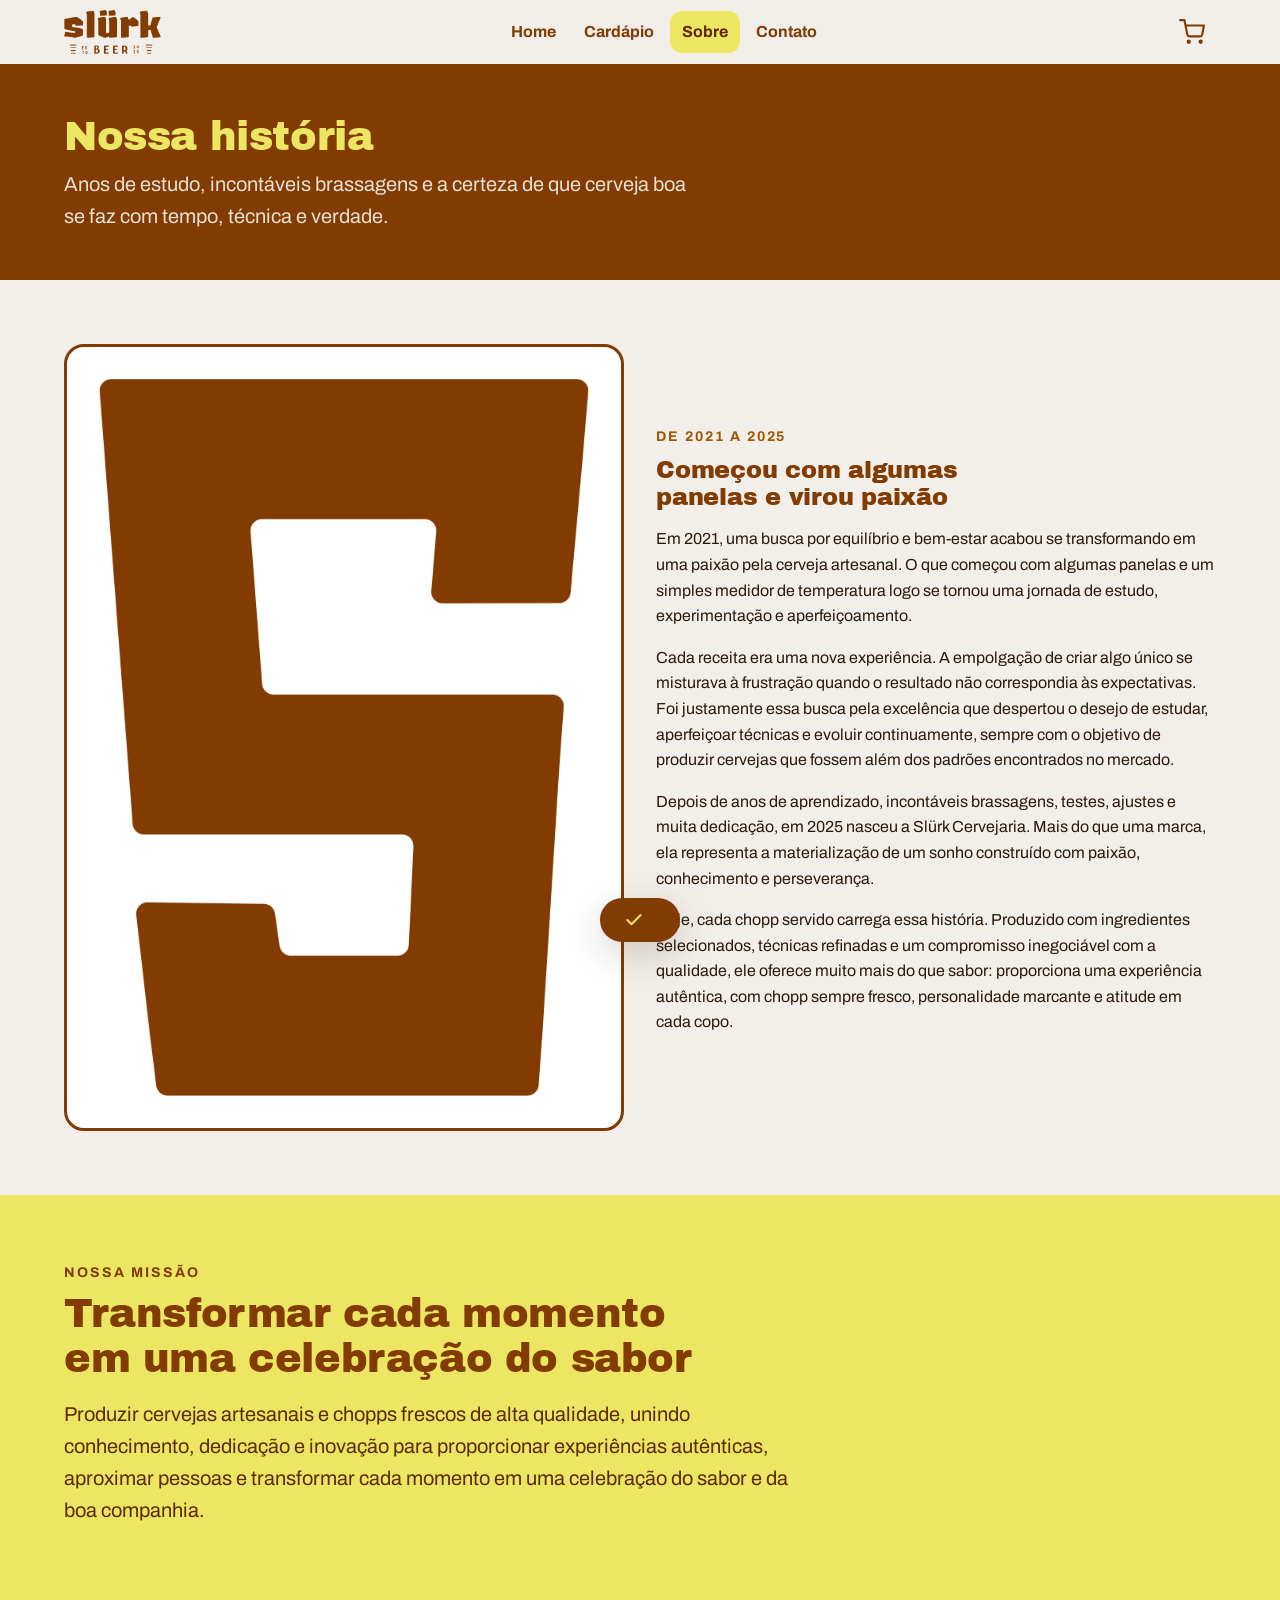
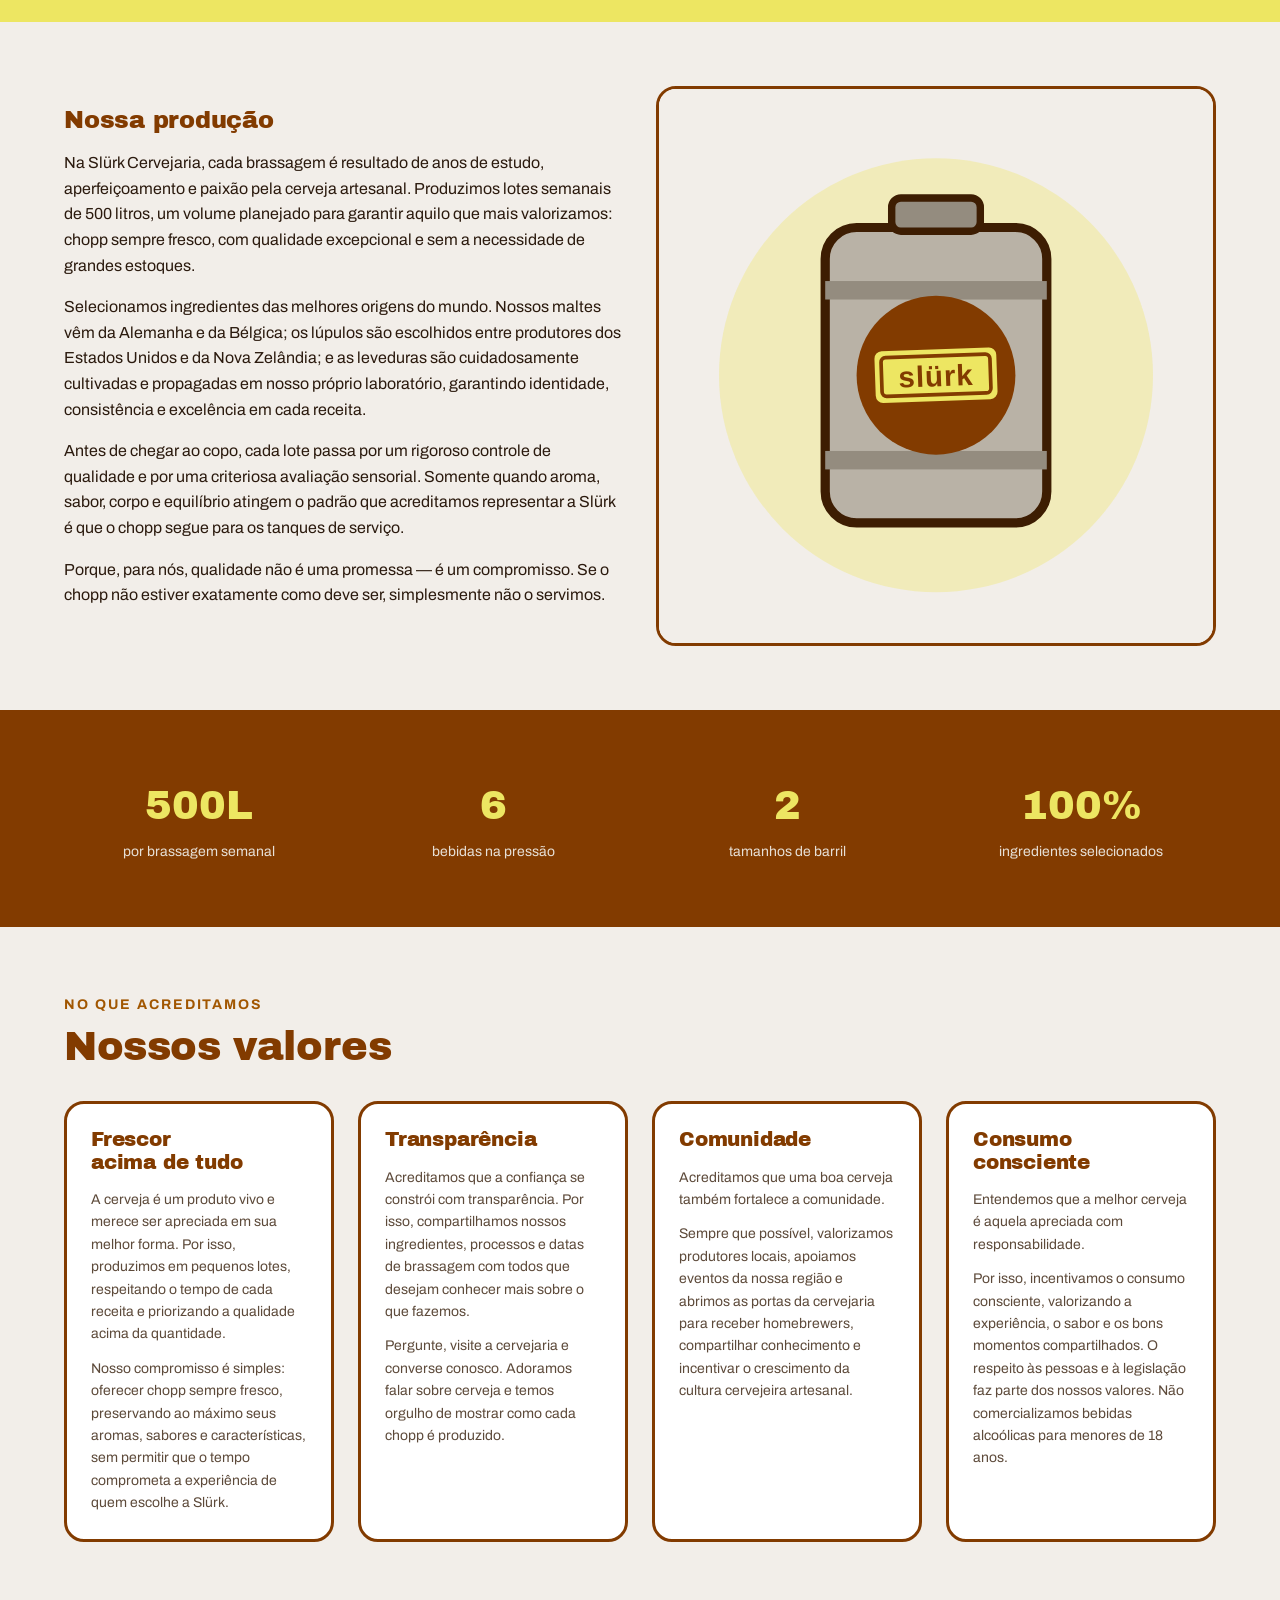
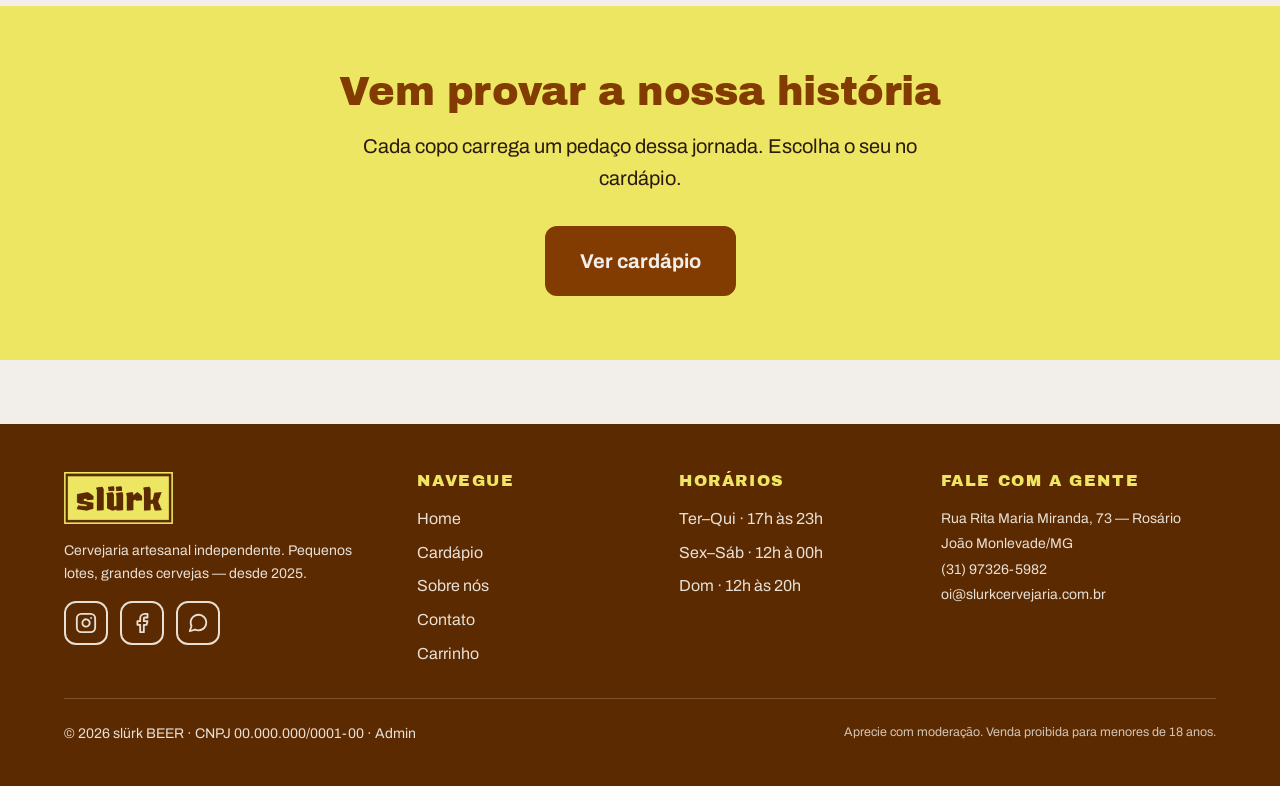
<file: sobre.html>
<!DOCTYPE html>
<html lang="pt-BR">
<head>
  <meta charset="UTF-8">
  <meta name="viewport" content="width=device-width, initial-scale=1">
  <title>Sobre nós — História, Missão e Valores | slürk BEER</title>
  <meta name="description" content="Conheça a história da Slürk Cervejaria: de 2021, entre panelas e um medidor de temperatura, à cervejaria nascida em 2025 em João Monlevade - MG. Nossa missão, produção e valores.">
  <link rel="canonical" href="https://slurkbeer.com.br/sobre.html">

  <meta property="og:type" content="website">
  <meta property="og:site_name" content="slürk BEER">
  <meta property="og:title" content="Sobre nós — História, Missão e Valores | slürk BEER">
  <meta property="og:description" content="Conheça a história da Slürk Cervejaria: de 2021, entre panelas e um medidor de temperatura, à cervejaria nascida em 2025 em João Monlevade - MG. Nossa missão, produção e valores.">
  <meta property="og:url" content="https://slurkbeer.com.br/sobre.html">
  <meta property="og:image" content="https://slurkbeer.com.br/assets/img/logo-badge.png">
  <meta property="og:locale" content="pt_BR">
  <meta name="twitter:card" content="summary_large_image">

  <meta name="theme-color" content="#823B00">
  <link rel="icon" href="assets/img/favicon-32.png" type="image/png">
  <link rel="apple-touch-icon" href="assets/img/apple-touch-icon.png">
  <link rel="manifest" href="site.webmanifest">

  <link rel="preload" href="assets/fonts/archivo-black-latin.woff2" as="font" type="font/woff2" crossorigin>
  <link rel="preload" href="assets/fonts/archivo-var-latin.woff2" as="font" type="font/woff2" crossorigin>
  <link rel="stylesheet" href="assets/css/main.css">
  <script type="application/ld+json">
  {
    "@context": "https://schema.org",
    "@type": "AboutPage",
    "name": "Sobre a slürk BEER",
    "url": "https://slurkbeer.com.br/sobre.html",
    "about": { "@type": "Brewery", "name": "slürk BEER" }
  }
  </script>
</head>
<body>
  <div id="beer-loader" role="status" aria-label="Carregando o site da slürk">
    <div class="bl-logo">
      <div class="bl-ghost"></div>
      <div class="bl-liquid">
        <div class="bl-beer"></div>
        <svg class="bl-wave bl-wave-beer" viewBox="0 0 1200 60" preserveAspectRatio="none" aria-hidden="true"><path d="M0,35 C100,10 200,10 300,35 C400,60 500,60 600,35 C700,10 800,10 900,35 C1000,60 1100,60 1200,35 L1200,60 L0,60 Z" fill="#F7C437"></path></svg>
        <svg class="bl-wave bl-wave-foam" viewBox="0 0 1200 60" preserveAspectRatio="none" aria-hidden="true"><path d="M0,35 C100,12 200,12 300,35 C400,58 500,58 600,35 C700,12 800,12 900,35 C1000,58 1100,58 1200,35 L1200,60 L0,60 Z" fill="#FDF3D3"></path></svg>
        <span class="bl-bubble" style="left:14%; width:9px; height:9px; animation-duration:3.1s;"></span>
        <span class="bl-bubble" style="left:32%; width:6px; height:6px; animation-duration:2.4s; animation-delay:0.6s;"></span>
        <span class="bl-bubble" style="left:48%; width:11px; height:11px; animation-duration:3.6s; animation-delay:1.1s;"></span>
        <span class="bl-bubble" style="left:61%; width:7px; height:7px; animation-duration:2.8s; animation-delay:1.7s;"></span>
        <span class="bl-bubble" style="left:74%; width:10px; height:10px; animation-duration:3.3s; animation-delay:0.3s;"></span>
        <span class="bl-bubble" style="left:86%; width:6px; height:6px; animation-duration:2.2s; animation-delay:1.4s;"></span>
        <span class="bl-bubble" style="left:24%; width:5px; height:5px; animation-duration:2.9s; animation-delay:2.1s;"></span>
        <span class="bl-bubble" style="left:55%; width:5px; height:5px; animation-duration:2.5s; animation-delay:0.9s;"></span>
      </div>
    </div>
    <div class="bl-text">Carregando</div>
  </div>
  <noscript><style>#beer-loader { display: none; }</style></noscript>
  <script>
    // Beer loader: aparece na primeira visita da sessão e some quando a
    // página carrega (mínimo de 1,2s para a animação ser percebida).
    // Para exibir em toda navegação, remova o bloco do sessionStorage.
    // Para esconder manualmente (ex.: fim de um fetch): hideBeerLoader()
    (function () {
      var el = document.getElementById('beer-loader');
      var shownAt = Date.now();
      try {
        if (sessionStorage.getItem('slurk-visited')) { el.remove(); return; }
        sessionStorage.setItem('slurk-visited', '1');
      } catch (e) { /* sem storage: mostra normalmente */ }
      function hide() {
        if (!document.getElementById('beer-loader')) return;
        var wait = Math.max(0, 1200 - (Date.now() - shownAt));
        setTimeout(function () {
          el.classList.add('done');
          setTimeout(function () { el.remove(); }, 500);
        }, wait);
      }
      window.hideBeerLoader = hide;
      window.addEventListener('load', hide);
      setTimeout(hide, 6000); // trava de segurança
    })();
  </script>

  <a class="skip-link" href="#conteudo">Pular para o conteúdo</a>

  <header class="site-header">
    <div class="container site-header__inner">
      <a class="site-header__logo" href="index.html" aria-label="slürk BEER — página inicial">
        <img src="assets/img/logo-full.png" alt="slürk BEER — ESTD 2025" width="1196" height="544" fetchpriority="high">
      </a>
      <nav id="site-nav" class="site-nav" aria-label="Navegação principal">
        <ul>
          <li><a href="index.html">Home</a></li>
          <li><a href="cardapio.html">Cardápio</a></li>
          <li><a href="sobre.html" aria-current="page">Sobre</a></li>
          <li><a href="contato.html">Contato</a></li>
        </ul>
      </nav>
      <div class="header-actions">
        <a class="cart-link" href="carrinho.html" aria-label="Carrinho">
          <svg viewBox="0 0 24 24" fill="none" stroke="currentColor" stroke-width="2" stroke-linecap="round" stroke-linejoin="round" aria-hidden="true"><circle cx="9" cy="21" r="1"/><circle cx="20" cy="21" r="1"/><path d="M1 1h4l2.68 13.39a2 2 0 0 0 2 1.61h9.72a2 2 0 0 0 2-1.61L23 6H6"/></svg>
          <span class="cart-count" hidden>0</span>
        </a>
        <button class="nav-toggle" type="button" aria-expanded="false" aria-controls="site-nav" aria-label="Abrir menu">
          <svg class="icon-menu" viewBox="0 0 24 24" fill="none" stroke="currentColor" stroke-width="2.5" stroke-linecap="round" aria-hidden="true"><line x1="3" y1="6" x2="21" y2="6"/><line x1="3" y1="12" x2="21" y2="12"/><line x1="3" y1="18" x2="21" y2="18"/></svg>
          <svg class="icon-close" viewBox="0 0 24 24" fill="none" stroke="currentColor" stroke-width="2.5" stroke-linecap="round" aria-hidden="true"><line x1="5" y1="5" x2="19" y2="19"/><line x1="19" y1="5" x2="5" y2="19"/></svg>
        </button>
      </div>
    </div>
  </header>

  <main id="conteudo">
    <section class="page-hero" aria-labelledby="page-title">
      <div class="container">
        <h1 id="page-title">Nossa história</h1>
        <p>Anos de estudo, incontáveis brassagens e a certeza de que cerveja boa se faz com tempo, técnica e verdade.</p>
      </div>
    </section>

    <section class="section" aria-labelledby="historia-title">
      <div class="container split">
        <div class="split__media reveal">
          <img src="assets/img/symbol-brown.png" alt="Símbolo S da slürk em marrom" width="618" height="904" loading="lazy" decoding="async" style="padding: 2rem; box-sizing: border-box;">
        </div>
        <div class="reveal">
          <span class="eyebrow" style="display:inline-block; font-weight:700; font-size:var(--text-sm); text-transform:uppercase; letter-spacing:0.14em; color:var(--amber); margin-bottom:var(--space-2);">De 2021 a 2025</span>
          <h2 id="historia-title">Começou com algumas panelas e virou paixão</h2>
          <p>Em 2021, uma busca por equilíbrio e bem-estar acabou se transformando em uma paixão pela cerveja artesanal. O que começou com algumas panelas e um simples medidor de temperatura logo se tornou uma jornada de estudo, experimentação e aperfeiçoamento.</p>
          <p>Cada receita era uma nova experiência. A empolgação de criar algo único se misturava à frustração quando o resultado não correspondia às expectativas. Foi justamente essa busca pela excelência que despertou o desejo de estudar, aperfeiçoar técnicas e evoluir continuamente, sempre com o objetivo de produzir cervejas que fossem além dos padrões encontrados no mercado.</p>
          <p>Depois de anos de aprendizado, incontáveis brassagens, testes, ajustes e muita dedicação, em 2025 nasceu a Slürk Cervejaria. Mais do que uma marca, ela representa a materialização de um sonho construído com paixão, conhecimento e perseverança.</p>
          <p>Hoje, cada chopp servido carrega essa história. Produzido com ingredientes selecionados, técnicas refinadas e um compromisso inegociável com a qualidade, ele oferece muito mais do que sabor: proporciona uma experiência autêntica, com chopp sempre fresco, personalidade marcante e atitude em cada copo.</p>
        </div>
      </div>
    </section>

    <section class="section section--yellow" aria-labelledby="missao-title">
      <div class="container">
        <div class="section-head reveal">
          <span class="eyebrow" style="color:var(--brown);">Nossa missão</span>
          <h2 id="missao-title">Transformar cada momento em uma celebração do sabor</h2>
          <p style="color:var(--brown-dark);">Produzir cervejas artesanais e chopps frescos de alta qualidade, unindo conhecimento, dedicação e inovação para proporcionar experiências autênticas, aproximar pessoas e transformar cada momento em uma celebração do sabor e da boa companhia.</p>
        </div>
      </div>
    </section>

    <section class="section" aria-labelledby="producao-title">
      <div class="container split split--reverse">
        <div class="split__media reveal">
          <img src="assets/img/products/barril.svg" alt="Ilustração de um barril de chopp slürk" width="600" height="600" loading="lazy" decoding="async">
        </div>
        <div class="reveal">
          <h2 id="producao-title">Nossa produção</h2>
          <p>Na Slürk Cervejaria, cada brassagem é resultado de anos de estudo, aperfeiçoamento e paixão pela cerveja artesanal. Produzimos lotes semanais de 500 litros, um volume planejado para garantir aquilo que mais valorizamos: chopp sempre fresco, com qualidade excepcional e sem a necessidade de grandes estoques.</p>
          <p>Selecionamos ingredientes das melhores origens do mundo. Nossos maltes vêm da Alemanha e da Bélgica; os lúpulos são escolhidos entre produtores dos Estados Unidos e da Nova Zelândia; e as leveduras são cuidadosamente cultivadas e propagadas em nosso próprio laboratório, garantindo identidade, consistência e excelência em cada receita.</p>
          <p>Antes de chegar ao copo, cada lote passa por um rigoroso controle de qualidade e por uma criteriosa avaliação sensorial. Somente quando aroma, sabor, corpo e equilíbrio atingem o padrão que acreditamos representar a Slürk é que o chopp segue para os tanques de serviço.</p>
          <p>Porque, para nós, qualidade não é uma promessa — é um compromisso. Se o chopp não estiver exatamente como deve ser, simplesmente não o servimos.</p>
        </div>
      </div>
    </section>

    <section class="section section--brown" aria-label="Números da slürk">
      <div class="container stat-strip reveal">
        <div><strong>500L</strong><span>por brassagem semanal</span></div>
        <div><strong>6</strong><span>bebidas na pressão</span></div>
        <div><strong>2</strong><span>tamanhos de barril</span></div>
        <div><strong>100%</strong><span>ingredientes selecionados</span></div>
      </div>
    </section>

    <section class="section" aria-labelledby="valores-title">
      <div class="container">
        <div class="section-head reveal">
          <span class="eyebrow" style="display:inline-block; font-weight:700; font-size:var(--text-sm); text-transform:uppercase; letter-spacing:0.14em; color:var(--amber); margin-bottom:var(--space-2);">No que acreditamos</span>
          <h2 id="valores-title">Nossos valores</h2>
        </div>
        <div class="values-grid">
          <article class="value-card reveal">
            <h3>Frescor acima de tudo</h3>
            <p>A cerveja é um produto vivo e merece ser apreciada em sua melhor forma. Por isso, produzimos em pequenos lotes, respeitando o tempo de cada receita e priorizando a qualidade acima da quantidade.</p>
            <p>Nosso compromisso é simples: oferecer chopp sempre fresco, preservando ao máximo seus aromas, sabores e características, sem permitir que o tempo comprometa a experiência de quem escolhe a Slürk.</p>
          </article>
          <article class="value-card reveal">
            <h3>Transparência</h3>
            <p>Acreditamos que a confiança se constrói com transparência. Por isso, compartilhamos nossos ingredientes, processos e datas de brassagem com todos que desejam conhecer mais sobre o que fazemos.</p>
            <p>Pergunte, visite a cervejaria e converse conosco. Adoramos falar sobre cerveja e temos orgulho de mostrar como cada chopp é produzido.</p>
          </article>
          <article class="value-card reveal">
            <h3>Comunidade</h3>
            <p>Acreditamos que uma boa cerveja também fortalece a comunidade.</p>
            <p>Sempre que possível, valorizamos produtores locais, apoiamos eventos da nossa região e abrimos as portas da cervejaria para receber homebrewers, compartilhar conhecimento e incentivar o crescimento da cultura cervejeira artesanal.</p>
          </article>
          <article class="value-card reveal">
            <h3>Consumo consciente</h3>
            <p>Entendemos que a melhor cerveja é aquela apreciada com responsabilidade.</p>
            <p>Por isso, incentivamos o consumo consciente, valorizando a experiência, o sabor e os bons momentos compartilhados. O respeito às pessoas e à legislação faz parte dos nossos valores. Não comercializamos bebidas alcoólicas para menores de 18 anos.</p>
          </article>
        </div>
      </div>
    </section>

    <section class="section section--yellow" aria-labelledby="cta-title">
      <div class="container cta-banner reveal">
        <h2 id="cta-title">Vem provar a nossa história</h2>
        <p>Cada copo carrega um pedaço dessa jornada. Escolha o seu no cardápio.</p>
        <a class="btn btn--lg" href="cardapio.html">Ver cardápio</a>
      </div>
    </section>
  </main>

  <footer class="site-footer">
    <div class="container">
      <div class="site-footer__grid">
        <div class="site-footer__brand">
          <img src="assets/img/logo-badge.png" alt="slürk" width="1380" height="656" loading="lazy">
          <p>Cervejaria artesanal independente. Pequenos lotes, grandes cervejas — desde 2025.</p>
          <div class="site-footer__social">
            <a href="https://instagram.com/slurkcervejaria" aria-label="Instagram da slürk" rel="noopener" target="_blank"><svg viewBox="0 0 24 24" fill="none" stroke="currentColor" stroke-width="2" stroke-linecap="round" stroke-linejoin="round" aria-hidden="true"><rect x="2" y="2" width="20" height="20" rx="5"/><path d="M16 11.37A4 4 0 1 1 12.63 8 4 4 0 0 1 16 11.37z"/><line x1="17.5" y1="6.5" x2="17.51" y2="6.5"/></svg></a>
            <a href="https://facebook.com/slurkcervejaria" aria-label="Facebook da slürk" rel="noopener" target="_blank"><svg viewBox="0 0 24 24" fill="none" stroke="currentColor" stroke-width="2" stroke-linecap="round" stroke-linejoin="round" aria-hidden="true"><path d="M18 2h-3a5 5 0 0 0-5 5v3H7v4h3v8h4v-8h3l1-4h-4V7a1 1 0 0 1 1-1h3z"/></svg></a>
            <a href="https://wa.me/5531973265982" aria-label="WhatsApp da slürk" rel="noopener" target="_blank"><svg viewBox="0 0 24 24" fill="none" stroke="currentColor" stroke-width="2" stroke-linecap="round" stroke-linejoin="round" aria-hidden="true"><path d="M21 11.5a8.38 8.38 0 0 1-.9 3.8 8.5 8.5 0 0 1-7.6 4.7 8.38 8.38 0 0 1-3.8-.9L3 21l1.9-5.7a8.38 8.38 0 0 1-.9-3.8 8.5 8.5 0 0 1 4.7-7.6 8.38 8.38 0 0 1 3.8-.9h.5a8.48 8.48 0 0 1 8 8v.5z"/></svg></a>
          </div>
        </div>
        <nav aria-label="Links do rodapé">
          <h2>Navegue</h2>
          <ul>
            <li><a href="index.html">Home</a></li>
            <li><a href="cardapio.html">Cardápio</a></li>
            <li><a href="sobre.html">Sobre nós</a></li>
            <li><a href="contato.html">Contato</a></li>
            <li><a href="carrinho.html">Carrinho</a></li>
          </ul>
        </nav>
        <div>
          <h2>Horários</h2>
          <ul>
            <li>Ter–Qui · 17h às 23h</li>
            <li>Sex–Sáb · 12h à 00h</li>
            <li>Dom · 12h às 20h</li>
          </ul>
        </div>
        <div>
          <h2>Fale com a gente</h2>
          <address>
            Rua Rita Maria Miranda, 73 — Rosário<br>
            João Monlevade/MG<br>
            <a href="tel:+5531973265982">(31) 97326-5982</a><br>
            <a href="mailto:oi@slurkcervejaria.com.br">oi@slurkcervejaria.com.br</a>
          </address>
        </div>
      </div>
      <div class="site-footer__bottom">
        <p>© 2026 slürk BEER · CNPJ 00.000.000/0001-00 · <a href="admin/">Admin</a></p>
        <p class="age-note">Aprecie com moderação. Venda proibida para menores de 18 anos.</p>
      </div>
    </div>
  </footer>

  <div id="toast" class="toast" role="status" aria-live="polite">
    <svg viewBox="0 0 24 24" fill="none" stroke="currentColor" stroke-width="2.5" stroke-linecap="round" stroke-linejoin="round" aria-hidden="true"><polyline points="20 6 9 17 4 12"/></svg>
    <span class="toast__msg"></span>
  </div>

  <script type="module" src="assets/js/main.js"></script>
</body>
</html>
</file>
<file: assets/css/main.css>
/* ==========================================================================
   slürk BEER — Folha de estilos principal
   Mobile First · Design tokens extraídos da identidade visual oficial
   ========================================================================== */

/* --------------------------------------------------------------------------
   1. Fontes (self-hosted)
   -------------------------------------------------------------------------- */
@font-face {
  font-family: 'Archivo Black';
  font-style: normal;
  font-weight: 900;
  font-display: swap;
  src: url('../fonts/archivo-black-latin.woff2') format('woff2');
  unicode-range: U+0000-00FF, U+0131, U+0152-0153, U+2000-206F, U+2074, U+20AC, U+2122;
}
@font-face {
  font-family: 'Archivo Black';
  font-style: normal;
  font-weight: 900;
  font-display: swap;
  src: url('../fonts/archivo-black-latin-ext.woff2') format('woff2');
  unicode-range: U+0100-02BA, U+02BD-02C5, U+02C7-02CC, U+02CE-02D7, U+02DD-02FF, U+0304, U+0308, U+0329, U+1D00-1DBF, U+1E00-1E9F, U+1EF2-1EFF, U+2020, U+20A0-20AB, U+20AD-20C0;
}
@font-face {
  font-family: 'Archivo';
  font-style: normal;
  font-weight: 400 700;
  font-display: swap;
  src: url('../fonts/archivo-var-latin.woff2') format('woff2');
  unicode-range: U+0000-00FF, U+0131, U+0152-0153, U+2000-206F, U+2074, U+20AC, U+2122;
}
@font-face {
  font-family: 'Archivo';
  font-style: normal;
  font-weight: 400 700;
  font-display: swap;
  src: url('../fonts/archivo-var-latin-ext.woff2') format('woff2');
  unicode-range: U+0100-02BA, U+02BD-02C5, U+02C7-02CC, U+02CE-02D7, U+02DD-02FF, U+0304, U+0308, U+0329, U+1D00-1DBF, U+1E00-1E9F, U+1EF2-1EFF, U+2020, U+20A0-20AB, U+20AD-20C0;
}

/* --------------------------------------------------------------------------
   2. Design tokens
   -------------------------------------------------------------------------- */
:root {
  /* Paleta oficial slürk */
  --brown: #823B00;      /* R130 G59 B0  — cor primária */
  --amber: #A15600;      /* R161 G86 B0  — secundária   */
  --yellow: #EDE662;     /* R237 G230 B98 — destaque    */
  --cream: #F2EEE9;      /* R242 G238 B233 — fundo      */

  /* Derivadas (tons para profundidade e contraste AA/AAA) */
  --brown-dark: #5C2A00;
  --ink: #2B1A0E;
  --ink-soft: #5D4A3A;
  --yellow-soft: #F6F2B8;
  --cream-dark: #E7E0D6;
  --white: #FFFFFF;
  --success: #2E6B34;
  --danger: #9B2C13;

  /* Tipografia */
  --font-display: 'Archivo Black', 'Arial Black', sans-serif;
  --font-body: 'Archivo', 'Helvetica Neue', Arial, sans-serif;

  /* Escala fluida */
  --text-sm: 0.875rem;
  --text-base: 1rem;
  --text-lg: clamp(1.1rem, 1rem + 0.5vw, 1.25rem);
  --text-xl: clamp(1.35rem, 1.15rem + 1vw, 1.75rem);
  --text-2xl: clamp(1.75rem, 1.4rem + 1.8vw, 2.5rem);
  --text-hero: clamp(2.4rem, 1.8rem + 3.5vw, 4.5rem);

  /* Espaçamento e forma */
  --space-1: 0.25rem;
  --space-2: 0.5rem;
  --space-3: 0.75rem;
  --space-4: 1rem;
  --space-6: 1.5rem;
  --space-8: 2rem;
  --space-12: 3rem;
  --space-16: 4rem;
  --radius: 12px;
  --radius-lg: 20px;
  --shadow: 0 4px 18px rgba(43, 26, 14, 0.12);
  --shadow-lg: 0 12px 36px rgba(43, 26, 14, 0.18);

  --container: 72rem;
  --header-h: 4rem;

  --transition: 180ms ease;
}

/* --------------------------------------------------------------------------
   3. Reset e base
   -------------------------------------------------------------------------- */
*, *::before, *::after { box-sizing: border-box; }

html {
  scroll-behavior: smooth;
  -webkit-text-size-adjust: 100%;
}

body {
  margin: 0;
  font-family: var(--font-body);
  font-size: var(--text-base);
  line-height: 1.6;
  color: var(--ink);
  background: var(--cream);
  -webkit-font-smoothing: antialiased;
}

img, svg, video { max-width: 100%; height: auto; display: block; }

h1, h2, h3, h4 {
  font-family: var(--font-display);
  font-weight: 900;
  line-height: 1.12;
  margin: 0 0 var(--space-4);
  color: var(--brown);
  text-wrap: balance;
  letter-spacing: -0.01em;
}

p { margin: 0 0 var(--space-4); }

a { color: var(--amber); }
a:hover { color: var(--brown); }

button { font-family: inherit; }

:focus-visible {
  outline: 3px solid var(--amber);
  outline-offset: 3px;
  border-radius: 4px;
}

::selection { background: var(--yellow); color: var(--brown-dark); }

@media (prefers-reduced-motion: reduce) {
  html { scroll-behavior: auto; }
  *, *::before, *::after {
    animation-duration: 0.01ms !important;
    animation-iteration-count: 1 !important;
    transition-duration: 0.01ms !important;
  }
}

/* --------------------------------------------------------------------------
   4. Utilitários
   -------------------------------------------------------------------------- */
.container {
  width: min(100% - 2.5rem, var(--container));
  margin-inline: auto;
}

.visually-hidden {
  position: absolute !important;
  width: 1px; height: 1px;
  margin: -1px; padding: 0; border: 0;
  clip: rect(0 0 0 0);
  clip-path: inset(50%);
  overflow: hidden;
  white-space: nowrap;
}

.skip-link {
  position: absolute;
  top: -100%;
  left: var(--space-4);
  z-index: 200;
  padding: var(--space-3) var(--space-4);
  background: var(--brown);
  color: var(--cream);
  font-weight: 700;
  border-radius: 0 0 var(--radius) var(--radius);
  text-decoration: none;
}
.skip-link:focus { top: 0; color: var(--cream); }

.section { padding-block: var(--space-12); }
@media (min-width: 48em) { .section { padding-block: var(--space-16); } }

.section--brown { background: var(--brown); color: var(--cream); }
.section--brown h2, .section--brown h3 { color: var(--yellow); }
.section--yellow { background: var(--yellow); }
.section--yellow h2 { color: var(--brown); }

.section-head { max-width: 46rem; margin-bottom: var(--space-8); }
.section-head .eyebrow {
  display: inline-block;
  font-weight: 700;
  font-size: var(--text-sm);
  text-transform: uppercase;
  letter-spacing: 0.14em;
  color: var(--amber);
  margin-bottom: var(--space-2);
}
.section--brown .eyebrow { color: var(--yellow); }
.section-head h2 { font-size: var(--text-2xl); }
.section-head p { color: var(--ink-soft); font-size: var(--text-lg); margin-bottom: 0; }
.section--brown .section-head p { color: var(--cream-dark); }

/* Animação de entrada (aplicada via JS + IntersectionObserver) */
.reveal {
  opacity: 0;
  transform: translateY(18px);
  transition: opacity 500ms ease, transform 500ms ease;
}
.reveal.is-visible { opacity: 1; transform: none; }
@media (prefers-reduced-motion: reduce) {
  .reveal { opacity: 1; transform: none; }
}

/* --------------------------------------------------------------------------
   5. Botões
   -------------------------------------------------------------------------- */
.btn {
  display: inline-flex;
  align-items: center;
  justify-content: center;
  gap: var(--space-2);
  padding: 0.8rem 1.6rem;
  border: 3px solid var(--brown);
  border-radius: var(--radius);
  background: var(--brown);
  color: var(--cream);
  font-family: var(--font-body);
  font-size: var(--text-base);
  font-weight: 700;
  text-decoration: none;
  cursor: pointer;
  transition: transform var(--transition), background var(--transition), color var(--transition), box-shadow var(--transition);
  min-height: 48px; /* alvo de toque acessível */
}
.btn:hover { background: var(--brown-dark); border-color: var(--brown-dark); color: var(--cream); transform: translateY(-2px); box-shadow: var(--shadow); }
.btn:active { transform: translateY(0); }

.btn--yellow {
  background: var(--yellow);
  border-color: var(--yellow);
  color: var(--brown);
}
.btn--yellow:hover { background: #f0ea7e; border-color: #f0ea7e; color: var(--brown-dark); }

.btn--outline {
  background: transparent;
  color: var(--brown);
}
.btn--outline:hover { background: var(--brown); color: var(--cream); }

.btn--outline-light {
  background: transparent;
  border-color: var(--cream);
  color: var(--cream);
}
.btn--outline-light:hover { background: var(--cream); border-color: var(--cream); color: var(--brown); }

.btn--block { width: 100%; }
.btn--lg { padding: 1rem 2rem; font-size: var(--text-lg); }
.btn[disabled] { opacity: 0.55; cursor: not-allowed; transform: none; box-shadow: none; }

/* --------------------------------------------------------------------------
   6. Header e navegação
   -------------------------------------------------------------------------- */
.site-header {
  position: sticky;
  top: 0;
  z-index: 100;
  background: var(--cream);
  border-bottom: 3px solid var(--brown);
}
.site-header__inner {
  display: flex;
  align-items: center;
  justify-content: space-between;
  gap: var(--space-4);
  min-height: var(--header-h);
  padding-block: var(--space-2);
}
.site-header__logo img { height: 44px; width: auto; }

.nav-toggle {
  display: inline-flex;
  align-items: center;
  justify-content: center;
  width: 48px; height: 48px;
  border: 0;
  background: none;
  cursor: pointer;
  color: var(--brown);
}
.nav-toggle svg { width: 28px; height: 28px; }
.nav-toggle .icon-close { display: none; }
.nav-toggle[aria-expanded="true"] .icon-menu { display: none; }
.nav-toggle[aria-expanded="true"] .icon-close { display: block; }

.site-nav {
  position: fixed;
  inset: var(--header-h) 0 auto 0;
  background: var(--cream);
  border-bottom: 3px solid var(--brown);
  padding: var(--space-4) var(--space-6) var(--space-8);
  transform: translateY(-120%);
  transition: transform 260ms ease;
  visibility: hidden;
}
.site-nav.is-open { transform: translateY(0); visibility: visible; box-shadow: var(--shadow-lg); }

.site-nav ul {
  list-style: none;
  margin: 0;
  padding: 0;
  display: flex;
  flex-direction: column;
  gap: var(--space-2);
}
.site-nav a {
  display: block;
  padding: var(--space-3);
  font-weight: 700;
  font-size: var(--text-lg);
  color: var(--brown);
  text-decoration: none;
  border-radius: var(--radius);
  transition: background var(--transition);
}
.site-nav a:hover { background: var(--yellow-soft); }
.site-nav a[aria-current="page"] {
  background: var(--yellow);
  color: var(--brown-dark);
}

.header-actions { display: flex; align-items: center; gap: var(--space-1); }

.cart-link {
  position: relative;
  display: inline-flex;
  align-items: center;
  justify-content: center;
  width: 48px; height: 48px;
  color: var(--brown);
  border-radius: var(--radius);
  transition: background var(--transition);
}
.cart-link:hover { background: var(--yellow-soft); color: var(--brown-dark); }
.cart-link svg { width: 26px; height: 26px; }
.cart-count {
  position: absolute;
  top: 2px; right: 0;
  min-width: 20px; height: 20px;
  padding-inline: 5px;
  display: inline-flex;
  align-items: center;
  justify-content: center;
  background: var(--amber);
  color: var(--white);
  font-size: 0.75rem;
  font-weight: 700;
  border-radius: 999px;
}
.cart-count[hidden] { display: none; }

@media (min-width: 56em) {
  .nav-toggle { display: none; }
  .site-nav {
    position: static;
    transform: none;
    visibility: visible;
    border: 0;
    padding: 0;
    background: none;
    box-shadow: none;
  }
  .site-nav ul { flex-direction: row; gap: var(--space-1); }
  .site-nav a { font-size: var(--text-base); padding: var(--space-2) var(--space-3); }
}

/* --------------------------------------------------------------------------
   7. Hero
   -------------------------------------------------------------------------- */
.hero {
  position: relative;
  background: var(--brown);
  color: var(--cream);
  overflow: hidden;
}
.hero::before {
  content: '';
  position: absolute;
  inset: 0;
  background:
    radial-gradient(60rem 30rem at 85% -10%, rgba(237, 230, 98, 0.16), transparent 60%),
    radial-gradient(40rem 26rem at -10% 110%, rgba(161, 86, 0, 0.5), transparent 60%);
  pointer-events: none;
}
.hero__inner {
  position: relative;
  display: grid;
  gap: var(--space-8);
  padding-block: var(--space-12);
  align-items: center;
}
.hero h1 {
  font-size: var(--text-hero);
  color: var(--cream);
  margin-bottom: var(--space-4);
}
.hero h1 .highlight { color: var(--yellow); }
.hero p { font-size: var(--text-lg); color: var(--cream-dark); max-width: 34rem; }
.hero__cta { display: flex; flex-wrap: wrap; gap: var(--space-3); margin-top: var(--space-6); }
.hero__art { display: flex; justify-content: center; }
.hero__art img {
  width: min(70%, 320px);
  filter: drop-shadow(0 16px 32px rgba(0, 0, 0, 0.35));
  animation: hero-float 7s ease-in-out infinite;
}
@keyframes hero-float {
  0%, 100% { transform: translateY(0) rotate(-1.5deg); }
  50% { transform: translateY(-14px) rotate(1.5deg); }
}
@media (min-width: 48em) {
  .hero__inner { grid-template-columns: 1.15fr 0.85fr; padding-block: var(--space-16); }
}

/* --------------------------------------------------------------------------
   8. Cards de produto
   -------------------------------------------------------------------------- */
.product-grid {
  display: grid;
  gap: var(--space-6);
  grid-template-columns: repeat(auto-fill, minmax(15rem, 1fr));
}

.product-card {
  display: flex;
  flex-direction: column;
  background: var(--white);
  border: 3px solid var(--brown);
  border-radius: var(--radius-lg);
  overflow: hidden;
  transition: transform var(--transition), box-shadow var(--transition);
}
.product-card:hover { transform: translateY(-4px); box-shadow: var(--shadow-lg); }

.product-card__media { background: var(--cream); aspect-ratio: 1; }
.product-card__media img { width: 100%; height: 100%; object-fit: cover; }

.product-card__body {
  display: flex;
  flex-direction: column;
  flex: 1;
  gap: var(--space-2);
  padding: var(--space-4);
}
.product-card__tags { display: flex; flex-wrap: wrap; gap: var(--space-1); }
.tag {
  font-size: 0.72rem;
  font-weight: 700;
  text-transform: uppercase;
  letter-spacing: 0.08em;
  padding: 0.2rem 0.55rem;
  border-radius: 999px;
  background: var(--yellow);
  color: var(--brown-dark);
}
.tag--outline { background: none; border: 2px solid var(--cream-dark); color: var(--ink-soft); }

.product-card__name { font-size: var(--text-lg); margin: 0; }
.product-card__desc {
  font-size: var(--text-sm);
  color: var(--ink-soft);
  margin: 0;
  flex: 1;
}
.product-card__meta {
  display: flex;
  gap: var(--space-3);
  font-size: var(--text-sm);
  color: var(--ink-soft);
  font-weight: 500;
}
/* Controle segmentado: seleção de volume, visualmente distinto do CTA */
.size-toggle {
  display: flex;
  margin-top: var(--space-1);
  border: 2px solid var(--cream-dark);
  border-radius: 999px;
  padding: 3px;
  background: var(--cream);
}
.size-btn {
  flex: 1;
  padding: 0.45rem 0.75rem;
  border: 0;
  border-radius: 999px;
  background: transparent;
  color: var(--ink-soft);
  font: inherit;
  font-weight: 700;
  font-size: var(--text-sm);
  cursor: pointer;
  transition: background var(--transition), color var(--transition), box-shadow var(--transition);
  min-height: 40px;
}
.size-btn:hover { color: var(--brown); }
.size-btn[aria-pressed="true"] {
  background: var(--white);
  color: var(--brown);
  box-shadow: 0 1px 4px rgba(43, 26, 14, 0.2);
}

/* Aviso de orçamento e CTA empilhados, ocupando a largura toda do card. */
.product-card__footer {
  display: flex;
  flex-direction: column;
  align-items: stretch;
  gap: var(--space-2);
  margin-top: auto;
  padding-top: var(--space-2);
}
.product-card__quote {
  margin: 0;
  font-size: var(--text-sm);
  font-weight: 700;
  color: var(--ink-soft);
}
.product-card__footer .btn { width: 100%; padding: 0.55rem 1rem; min-height: 44px; }

/* --------------------------------------------------------------------------
   9. Filtros do cardápio
   -------------------------------------------------------------------------- */
.menu-toolbar {
  display: grid;
  gap: var(--space-4);
  margin-bottom: var(--space-8);
}
.menu-toolbar__row {
  display: flex;
  flex-wrap: wrap;
  gap: var(--space-3);
  align-items: center;
}
.search-field { position: relative; flex: 1 1 16rem; }
.search-field svg {
  position: absolute;
  left: 0.9rem; top: 50%;
  transform: translateY(-50%);
  width: 20px; height: 20px;
  color: var(--ink-soft);
  pointer-events: none;
}
.search-field input {
  width: 100%;
  padding: 0.8rem 1rem 0.8rem 2.8rem;
  border: 3px solid var(--brown);
  border-radius: var(--radius);
  background: var(--white);
  font: inherit;
  color: var(--ink);
}

.chip-group {
  display: flex;
  flex-wrap: wrap;
  gap: var(--space-2);
}
.chip {
  padding: 0.5rem 1rem;
  border: 2px solid var(--brown);
  border-radius: 999px;
  background: var(--white);
  color: var(--brown);
  font-weight: 700;
  font-size: var(--text-sm);
  cursor: pointer;
  transition: background var(--transition), color var(--transition);
  min-height: 40px;
}
.chip:hover { background: var(--yellow-soft); }
.chip[aria-pressed="true"] { background: var(--brown); color: var(--cream); }

.select-field {
  display: inline-flex;
  align-items: center;
  gap: var(--space-2);
  font-weight: 500;
  font-size: var(--text-sm);
  color: var(--ink-soft);
}
.select-field select {
  padding: 0.6rem 0.9rem;
  border: 3px solid var(--brown);
  border-radius: var(--radius);
  background: var(--white);
  font: inherit;
  color: var(--ink);
  cursor: pointer;
}

.menu-empty {
  text-align: center;
  padding: var(--space-12) var(--space-4);
  color: var(--ink-soft);
}
.menu-empty strong { color: var(--brown); }

.results-count { font-size: var(--text-sm); color: var(--ink-soft); }

/* --------------------------------------------------------------------------
   10. Feature / diferenciais
   -------------------------------------------------------------------------- */
.feature-grid {
  display: grid;
  gap: var(--space-6);
  grid-template-columns: repeat(auto-fit, minmax(14rem, 1fr));
}
.feature {
  background: rgba(242, 238, 233, 0.06);
  border: 2px solid rgba(237, 230, 98, 0.35);
  border-radius: var(--radius-lg);
  padding: var(--space-6);
}
.feature__icon {
  display: inline-flex;
  align-items: center;
  justify-content: center;
  width: 56px; height: 56px;
  border-radius: var(--radius);
  background: var(--yellow);
  color: var(--brown);
  margin-bottom: var(--space-4);
}
.feature__icon svg { width: 30px; height: 30px; }
.feature h3 { font-size: var(--text-lg); color: var(--yellow); }
.feature p { color: var(--cream-dark); font-size: var(--text-sm); margin: 0; }

/* --------------------------------------------------------------------------
   11. Depoimentos
   -------------------------------------------------------------------------- */
.testimonial-grid {
  display: grid;
  gap: var(--space-6);
  grid-template-columns: repeat(auto-fit, minmax(16rem, 1fr));
}
.testimonial {
  background: var(--white);
  border: 3px solid var(--brown);
  border-radius: var(--radius-lg);
  padding: var(--space-6);
  display: flex;
  flex-direction: column;
  gap: var(--space-3);
}
.testimonial__stars { color: var(--amber); letter-spacing: 2px; font-size: var(--text-lg); }
.testimonial blockquote { margin: 0; font-size: var(--text-base); color: var(--ink); }
.testimonial figcaption { font-weight: 700; color: var(--brown); }
.testimonial figcaption span { display: block; font-weight: 400; font-size: var(--text-sm); color: var(--ink-soft); }

/* --------------------------------------------------------------------------
   12. CTA banner
   -------------------------------------------------------------------------- */
.cta-banner { text-align: center; }
.cta-banner h2 { font-size: var(--text-2xl); }
.cta-banner p { max-width: 36rem; margin-inline: auto; font-size: var(--text-lg); }
.cta-banner .btn { margin-top: var(--space-4); }

/* --------------------------------------------------------------------------
   13. Carrinho
   -------------------------------------------------------------------------- */
.cart-layout {
  display: grid;
  gap: var(--space-8);
  align-items: start;
}
@media (min-width: 56em) {
  .cart-layout { grid-template-columns: 1.6fr 1fr; }
}

.cart-items { display: grid; gap: var(--space-4); }
.cart-item {
  display: grid;
  grid-template-columns: 84px 1fr;
  gap: var(--space-4);
  background: var(--white);
  border: 3px solid var(--brown);
  border-radius: var(--radius-lg);
  padding: var(--space-4);
}
.cart-item__media {
  width: 84px; height: 84px;
  border-radius: var(--radius);
  overflow: hidden;
  background: var(--cream);
}
.cart-item__name { font-size: var(--text-base); margin: 0 0 2px; }
.cart-item__unit { font-size: var(--text-sm); color: var(--ink-soft); margin: 0; }
.cart-item__row {
  display: flex;
  align-items: center;
  justify-content: space-between;
  gap: var(--space-3);
  margin-top: var(--space-3);
  flex-wrap: wrap;
}

.qty-stepper {
  display: inline-flex;
  align-items: center;
  border: 2px solid var(--brown);
  border-radius: 999px;
  overflow: hidden;
}
.qty-stepper button {
  width: 40px; height: 40px;
  border: 0;
  background: none;
  color: var(--brown);
  font-size: 1.2rem;
  font-weight: 700;
  cursor: pointer;
  transition: background var(--transition);
}
.qty-stepper button:hover { background: var(--yellow-soft); }
.qty-stepper output {
  min-width: 2.2rem;
  text-align: center;
  font-weight: 700;
}

.link-remove {
  background: none;
  border: 0;
  color: var(--danger);
  font: inherit;
  font-size: var(--text-sm);
  font-weight: 700;
  cursor: pointer;
  text-decoration: underline;
  padding: var(--space-2);
}

.summary-card {
  background: var(--white);
  border: 3px solid var(--brown);
  border-radius: var(--radius-lg);
  padding: var(--space-6);
  position: sticky;
  top: calc(var(--header-h) + var(--space-4));
}
.summary-card h2 { font-size: var(--text-xl); }
.summary-line {
  display: flex;
  justify-content: space-between;
  gap: var(--space-3);
  padding-block: var(--space-2);
  font-size: var(--text-sm);
  color: var(--ink-soft);
}
.summary-line--total {
  border-top: 2px dashed var(--cream-dark);
  margin-top: var(--space-2);
  padding-top: var(--space-4);
  font-size: var(--text-lg);
  font-weight: 700;
  color: var(--ink);
}
.summary-line--total strong { font-family: var(--font-display); color: var(--brown); font-size: var(--text-xl); }
/* Explica ao cliente por que não há total: o valor vem no orçamento. */
.summary-note {
  border-top: 2px dashed var(--cream-dark);
  margin: var(--space-2) 0 var(--space-4);
  padding-top: var(--space-4);
  font-size: var(--text-sm);
  color: var(--ink-soft);
}

.cart-empty {
  text-align: center;
  padding: var(--space-12) var(--space-4);
}
.cart-empty svg { width: 72px; height: 72px; color: var(--amber); margin-inline: auto; margin-bottom: var(--space-4); }

/* --------------------------------------------------------------------------
   14. Formulários
   -------------------------------------------------------------------------- */
.form-grid { display: grid; gap: var(--space-4); }
@media (min-width: 40em) {
  .form-grid--2col { grid-template-columns: 1fr 1fr; }
  .form-grid--2col .form-field--full { grid-column: 1 / -1; }
}

.form-field { display: grid; gap: var(--space-1); }
.form-field label { font-weight: 700; font-size: var(--text-sm); color: var(--brown); }
.form-field .hint { font-size: 0.8rem; color: var(--ink-soft); }
.form-field input,
.form-field textarea,
.form-field select {
  width: 100%;
  padding: 0.8rem 1rem;
  border: 3px solid var(--brown);
  border-radius: var(--radius);
  background: var(--white);
  font: inherit;
  color: var(--ink);
}
.form-field textarea { resize: vertical; min-height: 6rem; }
.form-field .error-msg { display: none; font-size: var(--text-sm); font-weight: 700; color: var(--danger); }
.form-field.has-error input,
.form-field.has-error textarea,
.form-field.has-error select { border-color: var(--danger); }
.form-field.has-error .error-msg { display: block; }

fieldset.form-field {
  border: 3px solid var(--cream-dark);
  border-radius: var(--radius);
  padding: var(--space-4);
  margin: 0;
}
fieldset.form-field legend {
  font-weight: 700;
  font-size: var(--text-sm);
  color: var(--brown);
  padding-inline: var(--space-2);
}
.radio-option {
  display: flex;
  align-items: center;
  gap: var(--space-3);
  padding: var(--space-3);
  border: 2px solid var(--cream-dark);
  border-radius: var(--radius);
  cursor: pointer;
  transition: border-color var(--transition), background var(--transition);
}
.radio-option + .radio-option { margin-top: var(--space-2); }
.radio-option:hover { background: var(--yellow-soft); }
.radio-option:has(input:checked) { border-color: var(--brown); background: var(--yellow-soft); }
.radio-option input { width: 20px; height: 20px; accent-color: var(--brown); }
.radio-option .radio-option__label { font-weight: 700; color: var(--ink); }
.radio-option small { display: block; color: var(--ink-soft); font-weight: 400; }

/* --------------------------------------------------------------------------
   15. Página Sobre
   -------------------------------------------------------------------------- */
.split {
  display: grid;
  gap: var(--space-8);
  align-items: center;
}
@media (min-width: 48em) {
  .split { grid-template-columns: 1fr 1fr; }
  .split--reverse > :first-child { order: 2; }
}
.split__media {
  border-radius: var(--radius-lg);
  overflow: hidden;
  border: 3px solid var(--brown);
  background: var(--white);
}

.values-grid {
  display: grid;
  gap: var(--space-6);
  grid-template-columns: repeat(auto-fit, minmax(13rem, 1fr));
}
.value-card {
  background: var(--white);
  border: 3px solid var(--brown);
  border-radius: var(--radius-lg);
  padding: var(--space-6);
}
.value-card h3 { font-size: var(--text-lg); }
.value-card p { margin: 0; font-size: var(--text-sm); color: var(--ink-soft); }
.value-card p + p { margin-top: var(--space-3); }

.stat-strip {
  display: grid;
  grid-template-columns: repeat(auto-fit, minmax(9rem, 1fr));
  gap: var(--space-6);
  text-align: center;
}
.stat-strip strong {
  display: block;
  font-family: var(--font-display);
  font-size: var(--text-2xl);
  color: var(--yellow);
}
.stat-strip span { color: var(--cream-dark); font-size: var(--text-sm); }

/* --------------------------------------------------------------------------
   16. Página Contato
   -------------------------------------------------------------------------- */
.contact-layout {
  display: grid;
  gap: var(--space-8);
  align-items: start;
}
@media (min-width: 56em) {
  .contact-layout { grid-template-columns: 1fr 1.2fr; }
}

.contact-list { list-style: none; margin: 0; padding: 0; display: grid; gap: var(--space-3); }
.contact-list a, .contact-list .contact-static {
  display: flex;
  align-items: center;
  gap: var(--space-4);
  padding: var(--space-4);
  background: var(--white);
  border: 3px solid var(--brown);
  border-radius: var(--radius-lg);
  text-decoration: none;
  color: var(--ink);
  transition: transform var(--transition), box-shadow var(--transition);
}
.contact-list a:hover { transform: translateY(-2px); box-shadow: var(--shadow); color: var(--ink); }
.contact-list .contact-icon {
  flex-shrink: 0;
  display: inline-flex;
  align-items: center;
  justify-content: center;
  width: 48px; height: 48px;
  border-radius: var(--radius);
  background: var(--yellow);
  color: var(--brown);
}
.contact-list .contact-icon svg { width: 24px; height: 24px; }
.contact-list strong { display: block; color: var(--brown); }
.contact-list span { font-size: var(--text-sm); color: var(--ink-soft); }

.map-embed {
  border: 3px solid var(--brown);
  border-radius: var(--radius-lg);
  overflow: hidden;
}
.map-embed iframe { display: block; width: 100%; height: 320px; border: 0; }

.hours-table { width: 100%; border-collapse: collapse; }
.hours-table th, .hours-table td {
  text-align: left;
  padding: var(--space-2) var(--space-3);
  border-bottom: 1px solid var(--cream-dark);
  font-size: var(--text-sm);
}
.hours-table th { color: var(--brown); }
.hours-table tr:last-child th, .hours-table tr:last-child td { border-bottom: 0; }

/* --------------------------------------------------------------------------
   17. Toast e feedback
   -------------------------------------------------------------------------- */
.toast {
  position: fixed;
  left: 50%;
  bottom: var(--space-6);
  transform: translate(-50%, 150%);
  z-index: 150;
  display: flex;
  align-items: center;
  gap: var(--space-3);
  background: var(--brown);
  color: var(--cream);
  font-weight: 700;
  padding: var(--space-3) var(--space-6);
  border-radius: 999px;
  box-shadow: var(--shadow-lg);
  transition: transform 300ms ease;
  max-width: calc(100vw - 2rem);
}
.toast.is-visible { transform: translate(-50%, 0); }
.toast svg { width: 20px; height: 20px; color: var(--yellow); flex-shrink: 0; }

/* --------------------------------------------------------------------------
   18. Página de confirmação
   -------------------------------------------------------------------------- */
.confirm-box {
  max-width: 40rem;
  margin-inline: auto;
  text-align: center;
  padding-block: var(--space-8);
}
.confirm-box .confirm-icon {
  width: 84px; height: 84px;
  margin-inline: auto;
  margin-bottom: var(--space-6);
  display: flex;
  align-items: center;
  justify-content: center;
  background: var(--yellow);
  color: var(--brown);
  border-radius: 50%;
}
.confirm-box .confirm-icon svg { width: 44px; height: 44px; }
.order-recap {
  text-align: left;
  background: var(--white);
  border: 3px solid var(--brown);
  border-radius: var(--radius-lg);
  padding: var(--space-6);
  margin-block: var(--space-6);
}
.order-recap h2 { font-size: var(--text-lg); }
.order-recap ul { list-style: none; padding: 0; margin: 0 0 var(--space-4); }
.order-recap li {
  display: flex;
  justify-content: space-between;
  gap: var(--space-3);
  padding-block: var(--space-1);
  font-size: var(--text-sm);
}
.confirm-actions { display: flex; flex-wrap: wrap; gap: var(--space-3); justify-content: center; }

/* --------------------------------------------------------------------------
   19. Rodapé
   -------------------------------------------------------------------------- */
.site-footer {
  background: var(--brown-dark);
  color: var(--cream-dark);
  padding-block: var(--space-12) var(--space-6);
  margin-top: var(--space-16);
}
.site-footer__grid {
  display: grid;
  gap: var(--space-8);
  grid-template-columns: 1fr;
}
@media (min-width: 48em) {
  .site-footer__grid { grid-template-columns: 1.4fr 1fr 1fr 1.2fr; }
}
.site-footer__brand img { height: 52px; width: auto; margin-bottom: var(--space-4); }
.site-footer__brand p { font-size: var(--text-sm); max-width: 22rem; }
.site-footer h2 {
  font-size: var(--text-base);
  color: var(--yellow);
  text-transform: uppercase;
  letter-spacing: 0.1em;
}
.site-footer ul { list-style: none; margin: 0; padding: 0; display: grid; gap: var(--space-2); }
.site-footer a { color: var(--cream-dark); text-decoration: none; }
.site-footer a:hover { color: var(--yellow); text-decoration: underline; }
.site-footer address { font-style: normal; font-size: var(--text-sm); line-height: 1.8; }
.site-footer__social { display: flex; gap: var(--space-3); margin-top: var(--space-3); }
.site-footer__social a {
  display: inline-flex;
  align-items: center;
  justify-content: center;
  width: 44px; height: 44px;
  border: 2px solid var(--cream-dark);
  border-radius: var(--radius);
  transition: border-color var(--transition), color var(--transition);
}
.site-footer__social a:hover { border-color: var(--yellow); color: var(--yellow); text-decoration: none; }
.site-footer__social svg { width: 22px; height: 22px; }
.site-footer__bottom {
  border-top: 1px solid rgba(242, 238, 233, 0.2);
  margin-top: var(--space-8);
  padding-top: var(--space-6);
  display: flex;
  flex-wrap: wrap;
  gap: var(--space-3);
  justify-content: space-between;
  font-size: var(--text-sm);
}
.age-note { font-size: 0.78rem; opacity: 0.85; }

/* --------------------------------------------------------------------------
   20. Beer loader (tela de carregamento)
   -------------------------------------------------------------------------- */
#beer-loader {
  position: fixed;
  inset: 0;
  z-index: 9999;
  display: flex;
  flex-direction: column;
  align-items: center;
  justify-content: center;
  gap: 36px;
  background: #1C1710;
  font-family: var(--font-display);
  transition: opacity 0.5s ease;
}
#beer-loader.done { opacity: 0; pointer-events: none; }

.bl-logo {
  position: relative;
  width: min(310px, 56vw);
  aspect-ratio: 618 / 904;
  overflow: hidden;
  -webkit-mask-image: url('../img/symbol-brown.png');
  mask-image: url('../img/symbol-brown.png');
  -webkit-mask-size: contain;
  mask-size: contain;
  -webkit-mask-repeat: no-repeat;
  mask-repeat: no-repeat;
  -webkit-mask-position: center;
  mask-position: center;
}
.bl-ghost { position: absolute; inset: 0; background: rgba(237, 230, 98, 0.14); }
.bl-liquid {
  position: absolute;
  left: 0; right: 0; bottom: 0;
  height: 100%;
  animation: bl-fill 4s ease-in-out infinite;
}
.bl-beer {
  position: absolute;
  inset: 0;
  background: linear-gradient(180deg, #F7C437 0%, #EDA921 45%, #D88A12 100%);
}
.bl-wave { position: absolute; left: 0; width: 200%; }
.bl-wave-beer { top: -34px; height: 40px; animation: bl-wave 2.6s linear infinite; }
.bl-wave-foam { top: -46px; height: 44px; animation: bl-wave 3.8s linear infinite reverse; opacity: 0.95; }
.bl-bubble {
  position: absolute;
  bottom: -12px;
  border-radius: 50%;
  background: rgba(255, 245, 200, 0.7);
  animation: bl-bubble linear infinite;
}
.bl-text {
  color: var(--yellow);
  font-size: 22px;
  letter-spacing: 6px;
  text-transform: uppercase;
}
.bl-text::after {
  content: '';
  display: inline-block;
  width: 40px;
  text-align: left;
  animation: bl-dots 1.6s steps(1) infinite;
}

@keyframes bl-fill {
  0% { transform: translateY(103%); opacity: 1; }
  78% { transform: translateY(0%); opacity: 1; }
  92% { transform: translateY(0%); opacity: 1; }
  100% { transform: translateY(0%); opacity: 0; }
}
@keyframes bl-wave { from { transform: translateX(0); } to { transform: translateX(-50%); } }
@keyframes bl-bubble {
  0% { transform: translateY(0) scale(0.6); opacity: 0; }
  15% { opacity: 0.9; }
  100% { transform: translateY(-440px) scale(1.1); opacity: 0; }
}
@keyframes bl-dots {
  0%, 20% { content: ''; }
  40% { content: '.'; }
  60% { content: '..'; }
  80%, 100% { content: '...'; }
}

@media (prefers-reduced-motion: reduce) {
  .bl-liquid, .bl-wave, .bl-bubble { animation: none; }
  .bl-liquid { transform: none; }
}

/* --------------------------------------------------------------------------
   21. Página header (interno)
   -------------------------------------------------------------------------- */
.page-hero {
  background: var(--brown);
  color: var(--cream);
  padding-block: var(--space-12);
}
.page-hero h1 { color: var(--yellow); font-size: var(--text-2xl); margin-bottom: var(--space-2); }
.page-hero p { color: var(--cream-dark); max-width: 40rem; margin: 0; font-size: var(--text-lg); }
</file>
<file: assets/css/admin.css>
/* ==========================================================================
   slürk BEER — Painel administrativo (complementa main.css)
   ========================================================================== */

body { background: var(--cream); }

/* ---------- Login ---------- */
.login-screen[hidden] { display: none; }
.login-screen {
  min-height: 100dvh;
  display: grid;
  place-items: center;
  padding: var(--space-4);
  background:
    radial-gradient(50rem 26rem at 90% -10%, rgba(237, 230, 98, 0.2), transparent 60%),
    var(--brown);
}
.login-card {
  width: min(100%, 26rem);
  background: var(--cream);
  border-radius: var(--radius-lg);
  padding: var(--space-8);
  box-shadow: var(--shadow-lg);
}
.login-card img { height: 56px; width: auto; margin-inline: auto; margin-bottom: var(--space-6); }
.login-card h1 { font-size: var(--text-xl); text-align: center; }
.login-card .hint-box {
  margin-top: var(--space-4);
  font-size: 0.8rem;
  color: var(--ink-soft);
  background: var(--yellow-soft);
  border-radius: var(--radius);
  padding: var(--space-3);
}

/* ---------- Shell ---------- */
.admin-app { display: none; min-height: 100dvh; }
.admin-app.is-active { display: block; }

.admin-topbar {
  position: sticky;
  top: 0;
  z-index: 60;
  display: flex;
  align-items: center;
  justify-content: space-between;
  gap: var(--space-4);
  background: var(--brown);
  color: var(--cream);
  padding: var(--space-3) var(--space-4);
}
.admin-topbar img { height: 36px; width: auto; }
.admin-topbar .btn { min-height: 40px; padding: 0.4rem 1rem; }

.admin-nav {
  position: sticky;
  top: 60px;
  z-index: 50;
  display: flex;
  gap: var(--space-1);
  overflow-x: auto;
  background: var(--brown-dark);
  padding: var(--space-2) var(--space-3);
  scrollbar-width: none;
}
.admin-nav::-webkit-scrollbar { display: none; }
.admin-nav a {
  flex-shrink: 0;
  padding: 0.5rem 1rem;
  border-radius: var(--radius);
  color: var(--cream-dark);
  text-decoration: none;
  font-weight: 700;
  font-size: var(--text-sm);
}
.admin-nav a:hover { color: var(--yellow); }
.admin-nav a.is-active { background: var(--yellow); color: var(--brown-dark); }

.admin-main { padding: var(--space-6) var(--space-4) var(--space-16); max-width: 74rem; margin-inline: auto; }
.admin-main h1 { font-size: var(--text-2xl); }
.view-head {
  display: flex;
  flex-wrap: wrap;
  align-items: center;
  justify-content: space-between;
  gap: var(--space-3);
  margin-bottom: var(--space-6);
}
.view-head p { margin: 0; color: var(--ink-soft); }

/* ---------- Cards e tabelas ---------- */
.admin-card {
  background: var(--white);
  border: 2px solid var(--cream-dark);
  border-radius: var(--radius-lg);
  padding: var(--space-6);
  margin-bottom: var(--space-6);
}
.admin-card > h2 { font-size: var(--text-lg); margin-bottom: var(--space-4); }

.kpi-grid {
  display: grid;
  gap: var(--space-4);
  grid-template-columns: repeat(auto-fit, minmax(10.5rem, 1fr));
  margin-bottom: var(--space-6);
}
.kpi {
  background: var(--white);
  border: 2px solid var(--cream-dark);
  border-left: 6px solid var(--amber);
  border-radius: var(--radius);
  padding: var(--space-4);
}
.kpi--profit { border-left-color: #5C8A3A; }
.kpi--cost { border-left-color: #9B2C13; }
.kpi span { display: block; font-size: 0.78rem; font-weight: 700; text-transform: uppercase; letter-spacing: 0.08em; color: var(--ink-soft); }
.kpi strong { font-family: var(--font-display); font-size: var(--text-xl); color: var(--brown); }

.table-wrap { overflow-x: auto; }
.admin-table { width: 100%; border-collapse: collapse; font-size: var(--text-sm); }
.admin-table th, .admin-table td {
  text-align: left;
  padding: var(--space-3);
  border-bottom: 1px solid var(--cream-dark);
  vertical-align: middle;
  white-space: nowrap;
}
.admin-table th { color: var(--brown); font-size: 0.78rem; text-transform: uppercase; letter-spacing: 0.06em; }
.admin-table td.wrap { white-space: normal; }
.admin-table .btn { min-height: 36px; padding: 0.3rem 0.8rem; font-size: 0.82rem; }
.admin-table select { padding: 0.35rem 0.5rem; border: 2px solid var(--cream-dark); border-radius: 8px; font: inherit; font-size: 0.82rem; background: var(--white); }

.row-actions { display: flex; gap: var(--space-2); flex-wrap: wrap; }

.status-badge {
  display: inline-block;
  padding: 0.15rem 0.6rem;
  border-radius: 999px;
  font-size: 0.75rem;
  font-weight: 700;
}
.status-novo { background: var(--yellow); color: var(--brown-dark); }
.status-confirmado { background: #DCE9F7; color: #1F4E79; }
.status-entregue { background: #DFF0D8; color: #2E6B34; }
.status-recolhido { background: var(--cream-dark); color: var(--ink); }
.status-cancelado { background: #F7D9D3; color: #9B2C13; }
.status-assinado { background: #DFF0D8; color: #2E6B34; }
.status-rascunho { background: var(--yellow); color: var(--brown-dark); }

.admin-empty { color: var(--ink-soft); text-align: center; padding: var(--space-8) var(--space-4); }

/* ---------- Formulários ---------- */
.admin-form .form-field input,
.admin-form .form-field textarea,
.admin-form .form-field select { border-width: 2px; border-color: var(--cream-dark); }
.admin-form .form-field input:focus,
.admin-form .form-field textarea:focus,
.admin-form .form-field select:focus { border-color: var(--brown); }

.item-builder { display: grid; gap: var(--space-2); }
.item-builder__row {
  display: grid;
  grid-template-columns: 1fr 5rem 2.5rem;
  gap: var(--space-2);
  align-items: center;
}

/* ---------- Modal ---------- */
.admin-modal {
  position: fixed;
  inset: 0;
  z-index: 90;
  display: none;
  align-items: flex-start;
  justify-content: center;
  padding: var(--space-4);
  background: rgba(43, 26, 14, 0.55);
  overflow-y: auto;
}
.admin-modal.is-open { display: flex; }
.admin-modal__box {
  width: min(100%, 46rem);
  background: var(--cream);
  border-radius: var(--radius-lg);
  padding: var(--space-6);
  margin-block: var(--space-6);
  box-shadow: var(--shadow-lg);
}
.admin-modal__head {
  display: flex;
  justify-content: space-between;
  align-items: center;
  gap: var(--space-3);
  margin-bottom: var(--space-4);
}
.admin-modal__head h2 { margin: 0; font-size: var(--text-xl); }
.admin-modal__close {
  border: 0; background: none; cursor: pointer;
  font-size: 1.6rem; line-height: 1; color: var(--brown);
  width: 44px; height: 44px; border-radius: var(--radius);
}
.admin-modal__close:hover { background: var(--yellow-soft); }

/* ---------- Assinatura ---------- */
.signature-pad { border: 2px dashed var(--amber); border-radius: var(--radius); background: var(--white); touch-action: none; width: 100%; height: 160px; }
.signature-block { margin-bottom: var(--space-4); }
.signature-block img { border: 2px solid var(--cream-dark); border-radius: var(--radius); background: var(--white); max-height: 120px; }

/* ---------- Checklist ---------- */
.check-list { list-style: none; padding: 0; margin: 0 0 var(--space-4); display: grid; gap: var(--space-2); }
.check-list label {
  display: flex; gap: var(--space-3); align-items: center;
  background: var(--white); border: 2px solid var(--cream-dark);
  border-radius: var(--radius); padding: var(--space-3);
  font-size: var(--text-sm); cursor: pointer;
}
.check-list input { width: 20px; height: 20px; accent-color: var(--brown); flex-shrink: 0; }

/* ---------- Gráficos ---------- */
.chart-legend { display: flex; flex-wrap: wrap; gap: var(--space-4); margin-bottom: var(--space-3); font-size: var(--text-sm); color: var(--ink-soft); }
.chart-legend__item { display: inline-flex; align-items: center; gap: var(--space-2); }
.chart-legend__dot { width: 12px; height: 12px; border-radius: 3px; display: inline-block; }
.chart-labels {
  display: grid;
  gap: var(--space-2);
  margin-top: var(--space-2);
  text-align: center;
  font-size: 0.78rem;
  color: var(--ink-soft);
  font-weight: 700;
}
.chart-labels span { overflow: hidden; text-overflow: ellipsis; white-space: nowrap; }

.hbars { display: grid; gap: var(--space-3); }
.hbar { display: grid; grid-template-columns: 9rem 1fr 6rem; gap: var(--space-3); align-items: center; font-size: var(--text-sm); }
.hbar__label { font-weight: 700; color: var(--ink); overflow: hidden; text-overflow: ellipsis; white-space: nowrap; }
.hbar__track { background: var(--cream-dark); border-radius: 999px; height: 14px; overflow: hidden; }
.hbar__fill { display: block; height: 100%; border-radius: 999px; }
.hbar__value { text-align: right; font-weight: 700; color: var(--brown); }

@media (max-width: 40em) {
  .hbar { grid-template-columns: 1fr; gap: 2px; }
  .hbar__value { text-align: left; }
}

/* ---------- Impressão ---------- */
#print-root { display: none; }
@media print {
  body * { visibility: hidden; }
  #print-root, #print-root * { visibility: visible; }
  #print-root {
    display: block;
    position: absolute;
    inset: 0;
    padding: 1.5cm;
    background: #fff;
    color: #000;
    font-size: 12pt;
  }
  #print-root h1 { font-size: 18pt; color: #000; }
  #print-root h2 { font-size: 14pt; color: #000; }
  #print-root table { width: 100%; border-collapse: collapse; }
  #print-root th, #print-root td { border: 1px solid #999; padding: 6px 8px; text-align: left; font-size: 10.5pt; }
  #print-root .doc-head { display: flex; justify-content: space-between; align-items: center; border-bottom: 3px solid #000; padding-bottom: 12px; margin-bottom: 18px; }
  #print-root .doc-head img { height: 46px; }
  #print-root .sig-line { margin-top: 40px; display: grid; grid-template-columns: 1fr 1fr; gap: 40px; text-align: center; }
  #print-root .sig-line img { max-height: 80px; margin-inline: auto; }
  #print-root .sig-line .line { border-top: 1px solid #000; padding-top: 6px; margin-top: 8px; }
}
</file>
